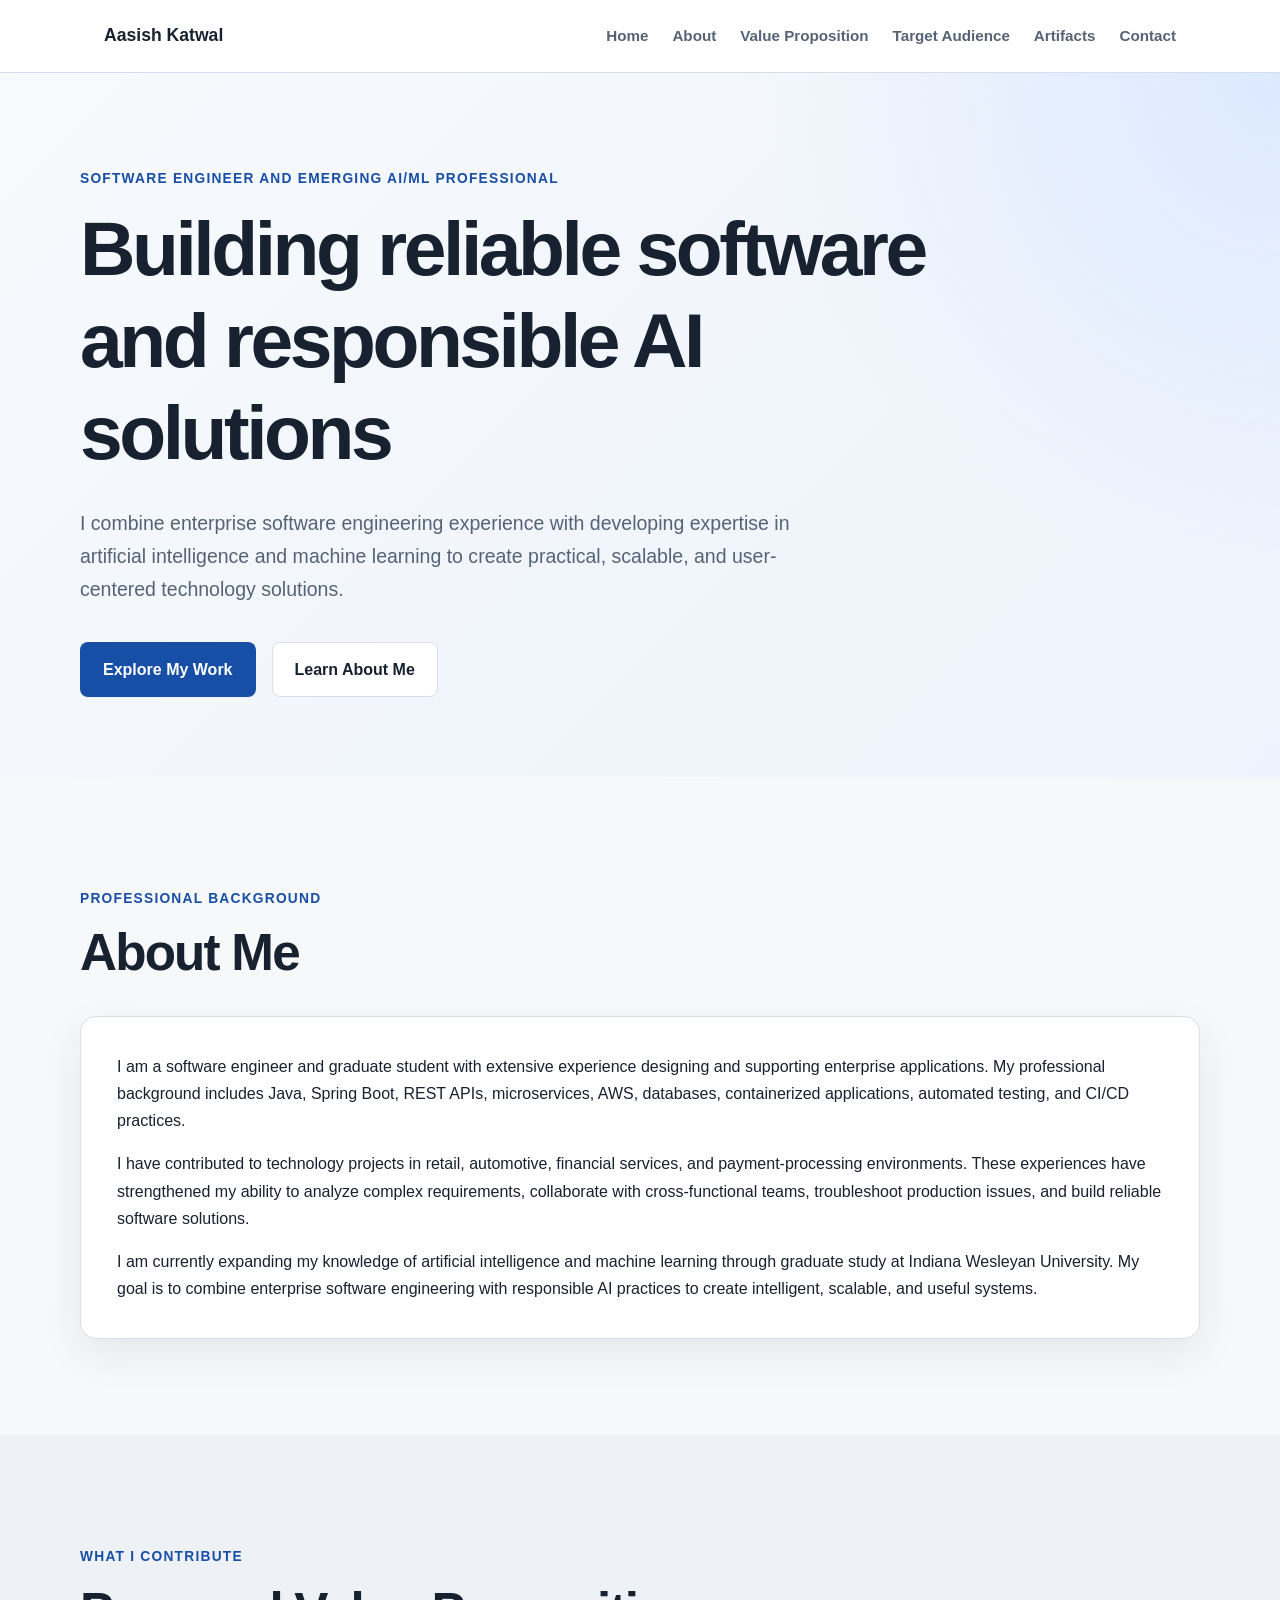
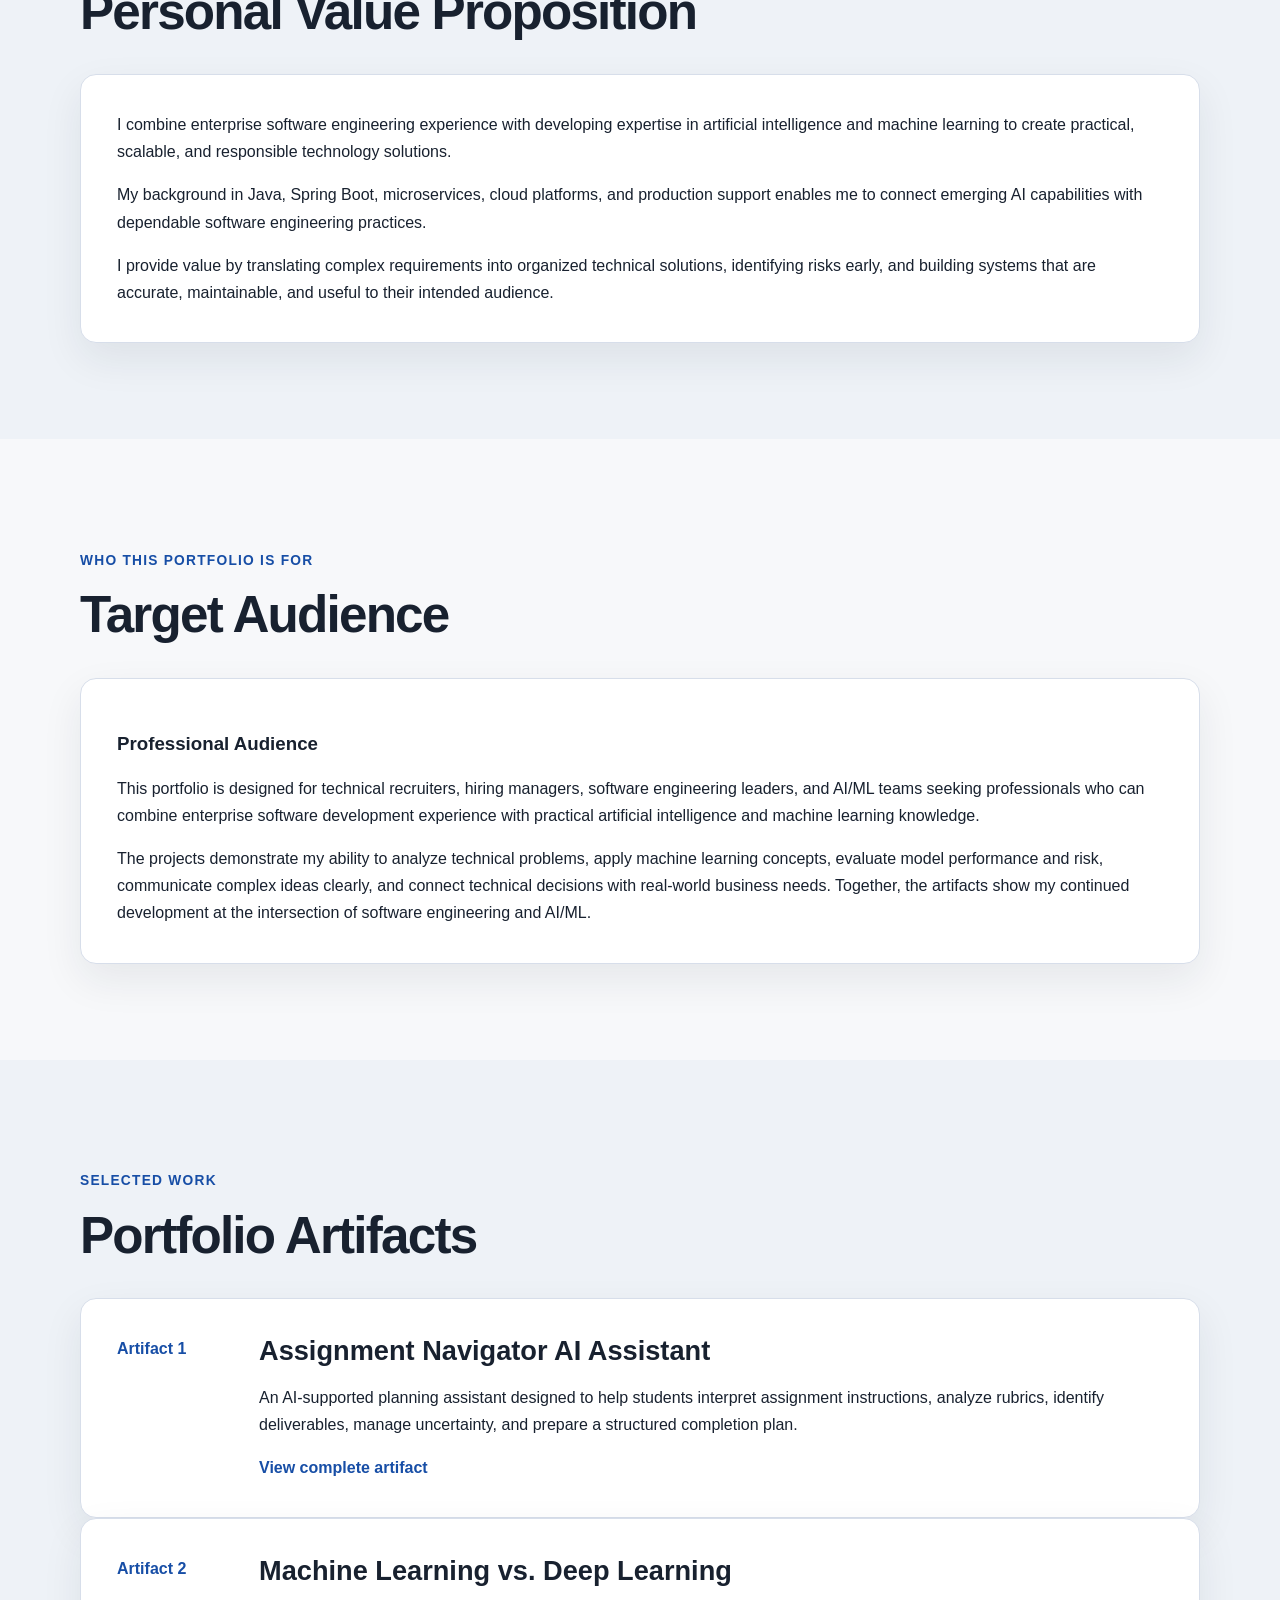
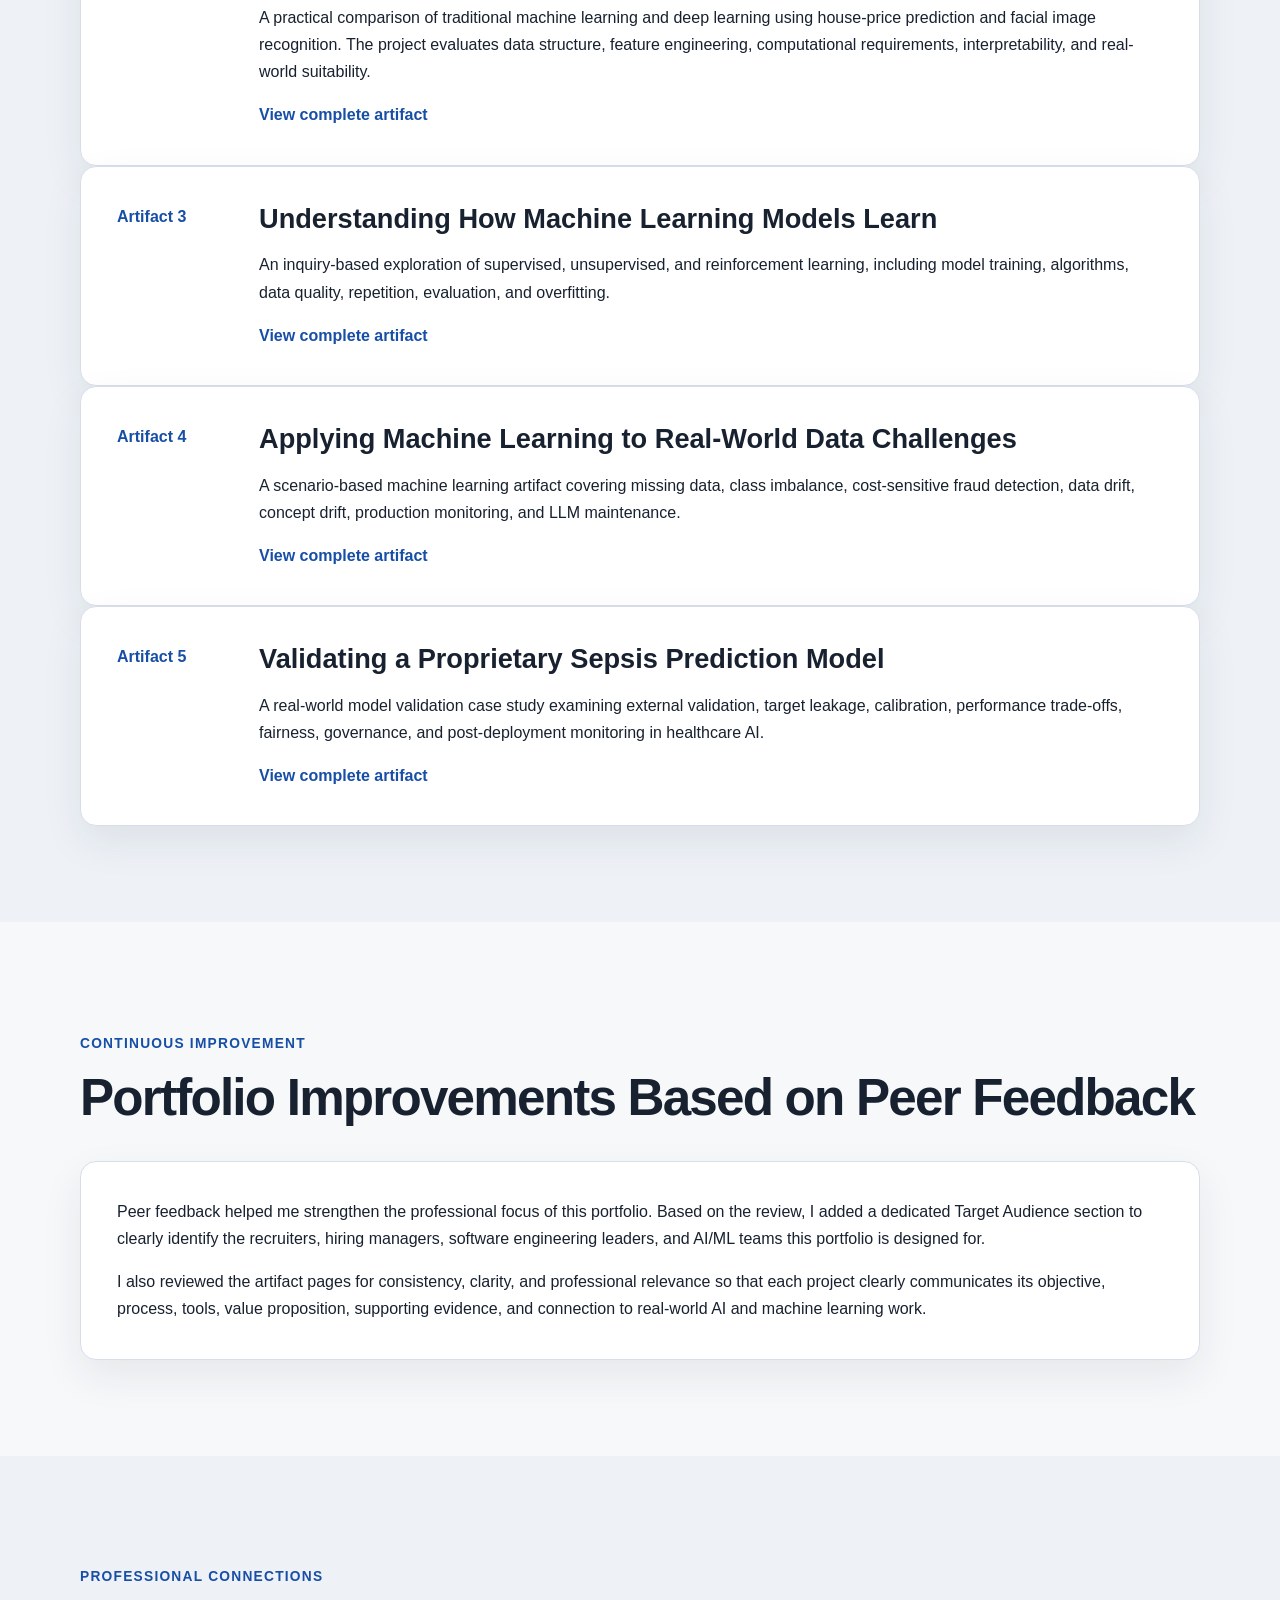
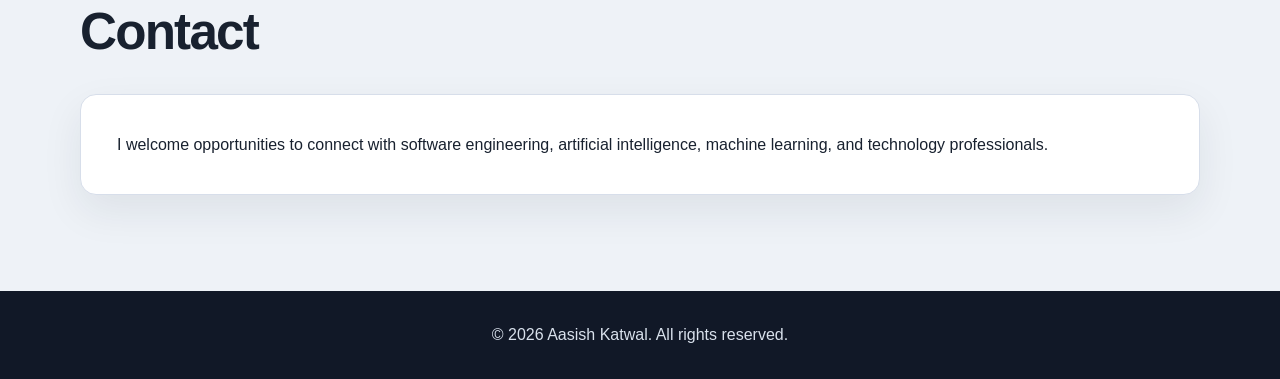
<file: index.html>
<!DOCTYPE html>
<html lang="en">
<head>
    <meta charset="UTF-8">
    <meta name="viewport" content="width=device-width, initial-scale=1.0">

    <meta
        name="description"
        content="Professional AI, machine learning, and software engineering portfolio of Aasish Katwal."
    >

    <title>Aasish Katwal | AI and Software Engineering Portfolio</title>

    <link rel="stylesheet" href="styles.css">
</head>

<body>
    <header class="site-header">
        <nav class="navigation" aria-label="Main navigation">
            <a class="logo" href="#home">Aasish Katwal</a>

            <div class="nav-links">
                <a href="#home">Home</a>
                <a href="#about">About</a>
                <a href="#value">Value Proposition</a>
                <a href="#audience">Target Audience</a>
                <a href="#artifacts">Artifacts</a>
                <a href="#contact">Contact</a>
            </div>
        </nav>
    </header>

    <main>
        <section id="home" class="hero">
            <div class="hero-content">
                <p class="eyebrow">Software Engineer and Emerging AI/ML Professional</p>

                <h1>Building reliable software and responsible AI solutions</h1>

                <p class="hero-description">
                    I combine enterprise software engineering experience with
                    developing expertise in artificial intelligence and machine
                    learning to create practical, scalable, and user-centered
                    technology solutions.
                </p>

                <div class="hero-actions">
                    <a class="button primary-button" href="#artifacts">
                        Explore My Work
                    </a>

                    <a class="button secondary-button" href="#about">
                        Learn About Me
                    </a>
                </div>
            </div>
        </section>

        <section id="about" class="content-section">
            <div class="section-heading">
                <p class="eyebrow">Professional Background</p>
                <h2>About Me</h2>
            </div>

            <div class="content-card">
                <p>
                    I am a software engineer and graduate student with extensive
                    experience designing and supporting enterprise applications.
                    My professional background includes Java, Spring Boot, REST
                    APIs, microservices, AWS, databases, containerized applications,
                    automated testing, and CI/CD practices.
                </p>

                <p>
                    I have contributed to technology projects in retail,
                    automotive, financial services, and payment-processing
                    environments. These experiences have strengthened my ability
                    to analyze complex requirements, collaborate with
                    cross-functional teams, troubleshoot production issues, and
                    build reliable software solutions.
                </p>

                <p>
                    I am currently expanding my knowledge of artificial
                    intelligence and machine learning through graduate study at
                    Indiana Wesleyan University. My goal is to combine enterprise
                    software engineering with responsible AI practices to create
                    intelligent, scalable, and useful systems.
                </p>
            </div>
        </section>

        <section id="value" class="content-section alternate-section">
            <div class="section-heading">
                <p class="eyebrow">What I Contribute</p>
                <h2>Personal Value Proposition</h2>
            </div>

            <div class="content-card">
                <p>
                    I combine enterprise software engineering experience with
                    developing expertise in artificial intelligence and machine
                    learning to create practical, scalable, and responsible
                    technology solutions.
                </p>

                <p>
                    My background in Java, Spring Boot, microservices, cloud
                    platforms, and production support enables me to connect
                    emerging AI capabilities with dependable software engineering
                    practices.
                </p>

                <p>
                    I provide value by translating complex requirements into
                    organized technical solutions, identifying risks early, and
                    building systems that are accurate, maintainable, and useful
                    to their intended audience.
                </p>
            </div>
        </section>

        <section id="audience" class="content-section">
            <div class="section-heading">
                <p class="eyebrow">Who This Portfolio Is For</p>
                <h2>Target Audience</h2>
            </div>
        
            <div class="content-card">
                <h3>Professional Audience</h3>
        
                <p>
                    This portfolio is designed for technical recruiters, hiring
                    managers, software engineering leaders, and AI/ML teams seeking
                    professionals who can combine enterprise software development
                    experience with practical artificial intelligence and machine
                    learning knowledge.
                </p>
        
                <p>
                    The projects demonstrate my ability to analyze technical problems,
                    apply machine learning concepts, evaluate model performance and
                    risk, communicate complex ideas clearly, and connect technical
                    decisions with real-world business needs. Together, the artifacts
                    show my continued development at the intersection of software
                    engineering and AI/ML.
                </p>
            </div>
        </section>

        <section id="artifacts" class="content-section alternate-section">
            <div class="section-heading">
                <p class="eyebrow">Selected Work</p>
                <h2>Portfolio Artifacts</h2>
            </div>

            <article class="artifact-card">
                <div class="artifact-number">Artifact 1</div>

                <div>
                    <h3>Assignment Navigator AI Assistant</h3>

                    <p>
                        An AI-supported planning assistant designed to help
                        students interpret assignment instructions, analyze
                        rubrics, identify deliverables, manage uncertainty, and
                        prepare a structured completion plan.
                    </p>

                    <a class="text-link" href="artifact-1.html">
                        View complete artifact
                    </a>
                </div>
            </article>

            <article class="artifact-card">
                <div class="artifact-number">Artifact 2</div>
            
                <div>
                    <h3>Machine Learning vs. Deep Learning</h3>
            
                    <p>
                        A practical comparison of traditional machine learning and
                        deep learning using house-price prediction and facial image
                        recognition. The project evaluates data structure, feature
                        engineering, computational requirements, interpretability,
                        and real-world suitability.
                    </p>
            
                    <a class="text-link" href="artifact-2.html">
                        View complete artifact
                    </a>
                </div>
            </article>

            <article class="artifact-card">
                <div class="artifact-number">Artifact 3</div>
    
                <div>
                    <h3>Understanding How Machine Learning Models Learn</h3>
            
                    <p>
                        An inquiry-based exploration of supervised, unsupervised,
                        and reinforcement learning, including model training,
                        algorithms, data quality, repetition, evaluation, and
                        overfitting.
                    </p>
            
                    <a class="text-link" href="artifact-3.html">
                        View complete artifact
                    </a>
                </div>
            </article>
            
            <article class="artifact-card">
                <div class="artifact-number">Artifact 4</div>
                <div>
                    <h3>Applying Machine Learning to Real-World Data Challenges</h3>
                    <p>
                        A scenario-based machine learning artifact covering missing data,
                        class imbalance, cost-sensitive fraud detection, data drift,
                        concept drift, production monitoring, and LLM maintenance.
                    </p>  
                    <a class="text-link" href="artifact-4.html">
                            View complete artifact
                    </a>
                </div>
            </article>

            <article class="artifact-card">
                <div class="artifact-number">Artifact 5</div>
                <div>
                    <h3>Validating a Proprietary Sepsis Prediction Model</h3>
                    <p>
                        A real-world model validation case study examining external validation,
                    target leakage, calibration, performance trade-offs, fairness,
                    governance, and post-deployment monitoring in healthcare AI.
                    </p>  
                    <a class="text-link" href="artifact-5.html">
                            View complete artifact
                    </a>
                </div>
            </article>

        </section>

        <section id="portfolio-improvements" class="content-section">
            <div class="section-heading">
                <p class="eyebrow">Continuous Improvement</p>
                <h2>Portfolio Improvements Based on Peer Feedback</h2>
            </div>
            <div class="content-card">
                <p>
                    Peer feedback helped me strengthen the professional focus of this
                    portfolio. Based on the review, I added a dedicated Target Audience
                    section to clearly identify the recruiters, hiring managers, software
                    engineering leaders, and AI/ML teams this portfolio is designed for.
                </p>
            
                <p>
                    I also reviewed the artifact pages for consistency, clarity, and
                    professional relevance so that each project clearly communicates its
                    objective, process, tools, value proposition, supporting evidence, and
                    connection to real-world AI and machine learning work.
                </p>
            </div>
        </section>

        <section id="contact" class="content-section alternate-section">
            <div class="section-heading">
                <p class="eyebrow">Professional Connections</p>
                <h2>Contact</h2>
            </div>

            <div class="content-card">
                <p>
                    I welcome opportunities to connect with software engineering,
                    artificial intelligence, machine learning, and technology
                    professionals.
                </p>
            </div>
        </section>
    </main>

    <footer class="site-footer">
        <p>&copy; 2026 Aasish Katwal. All rights reserved.</p>
    </footer>
</body>
</html>
</file>
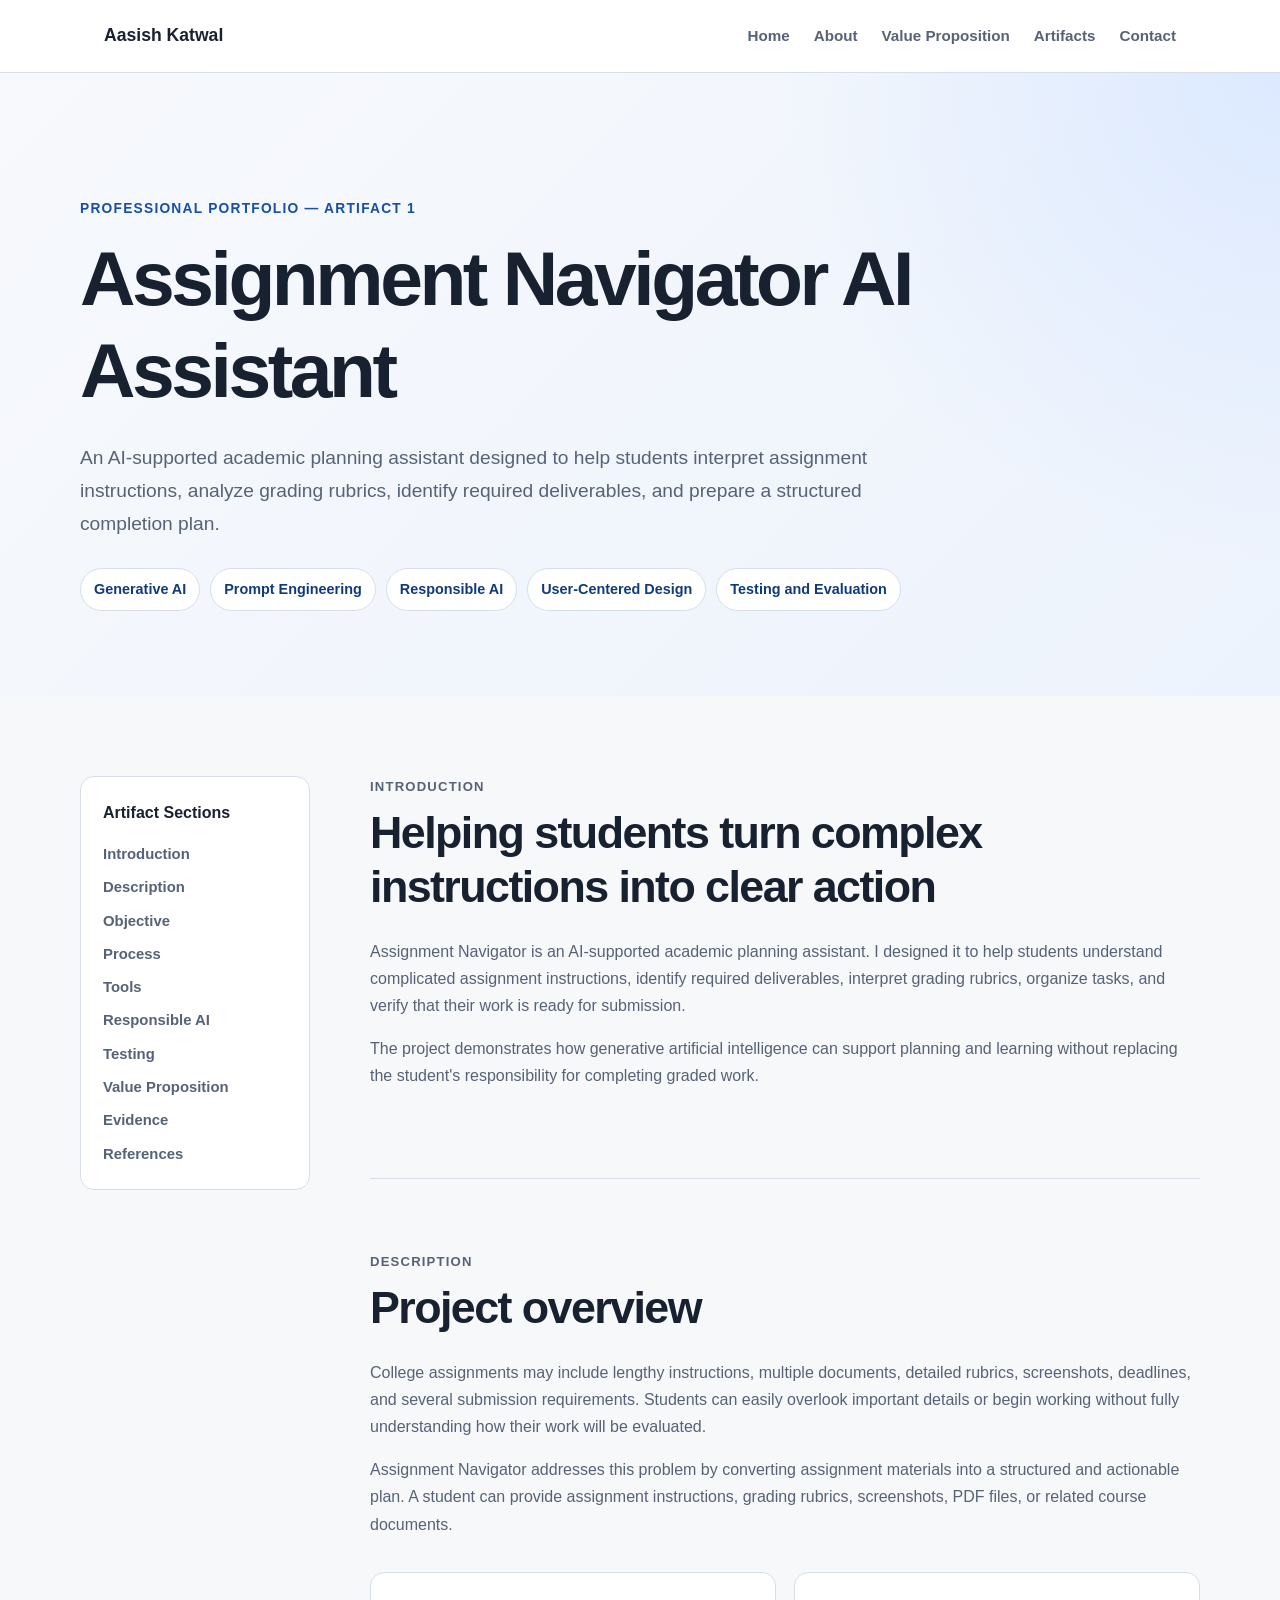
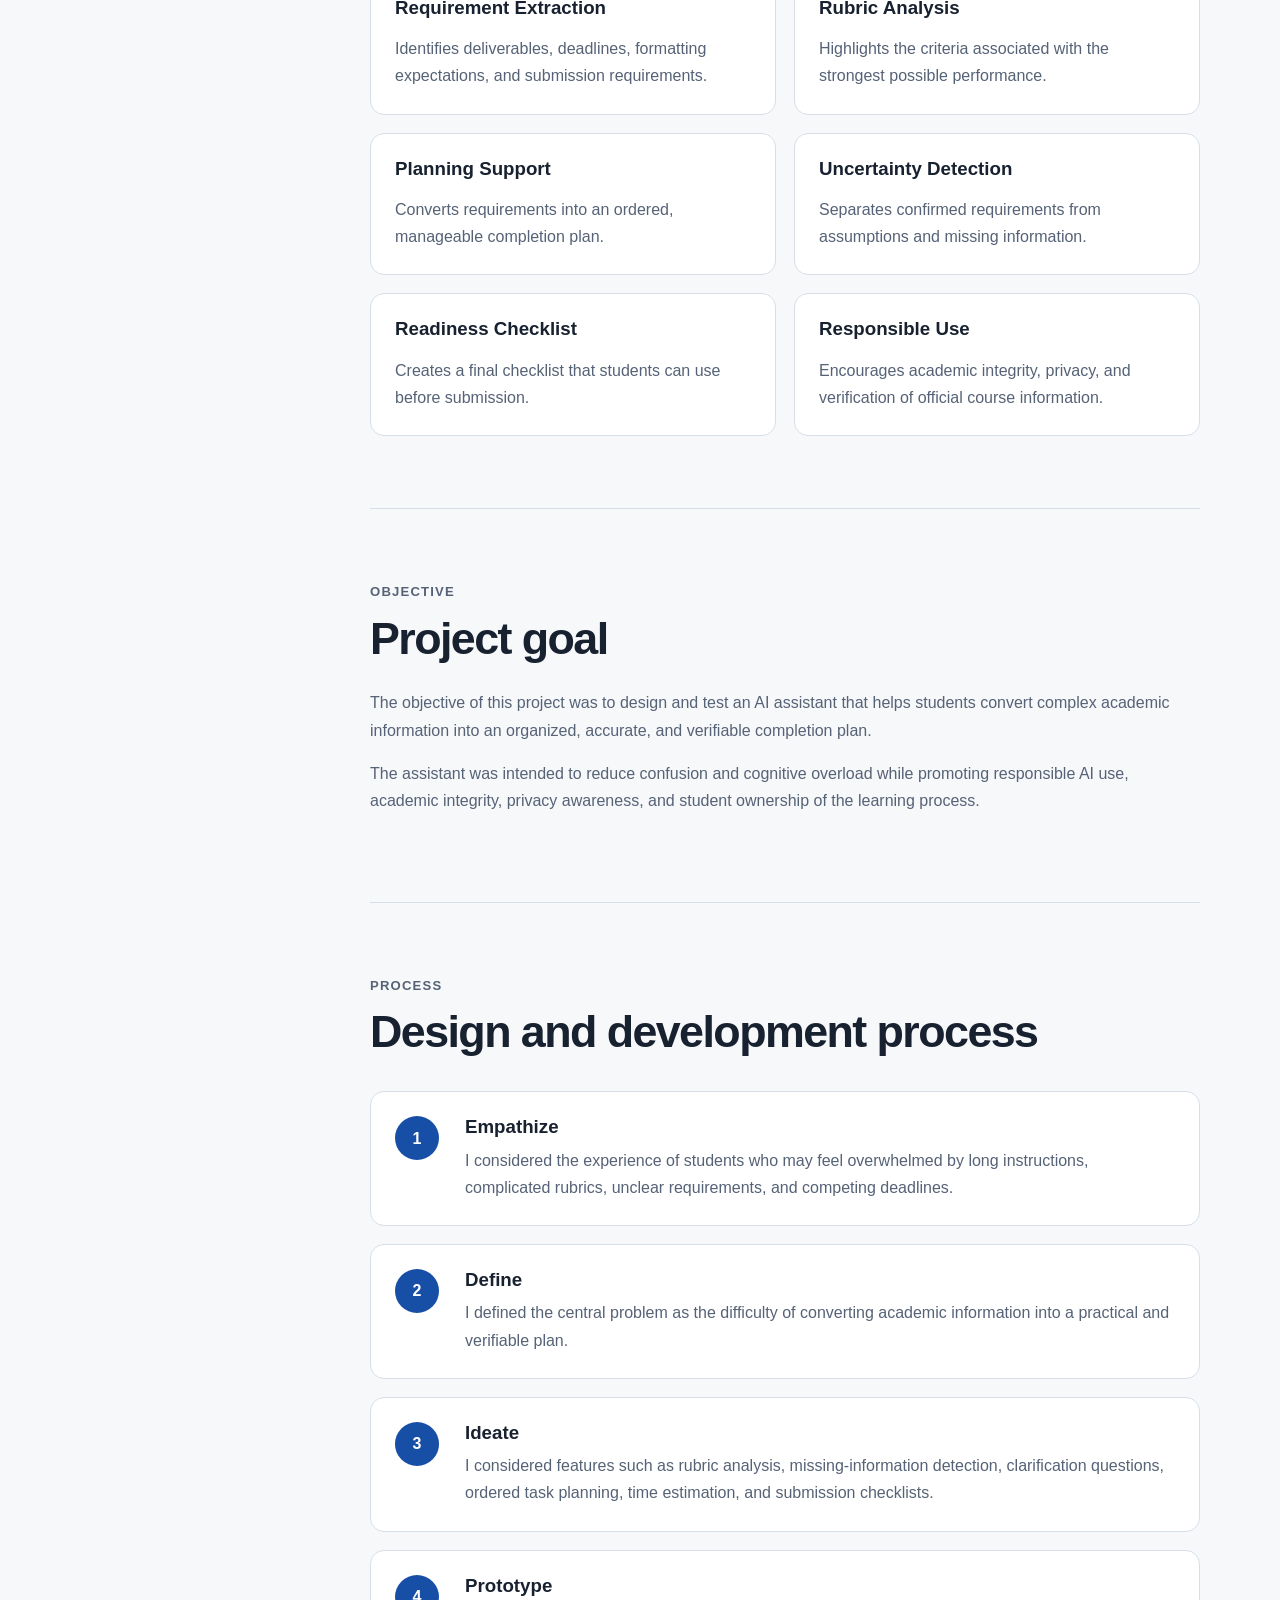
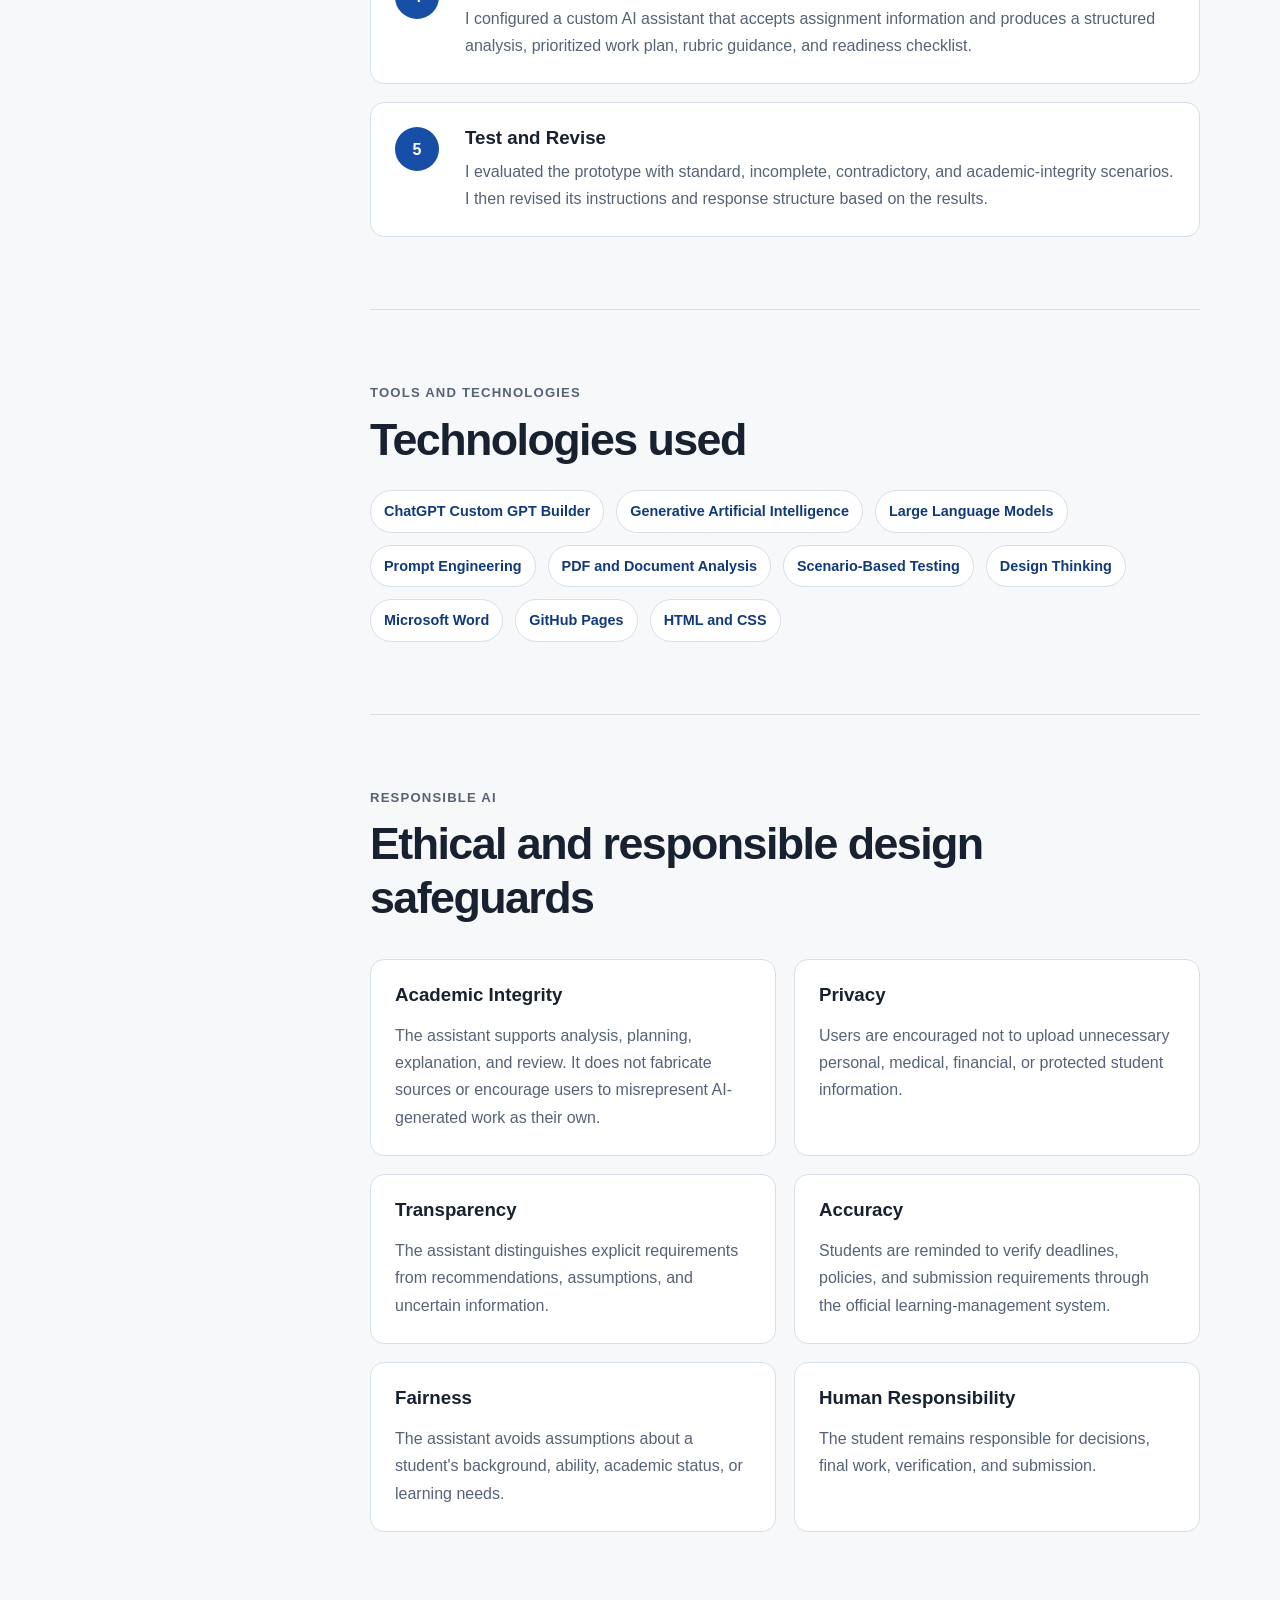
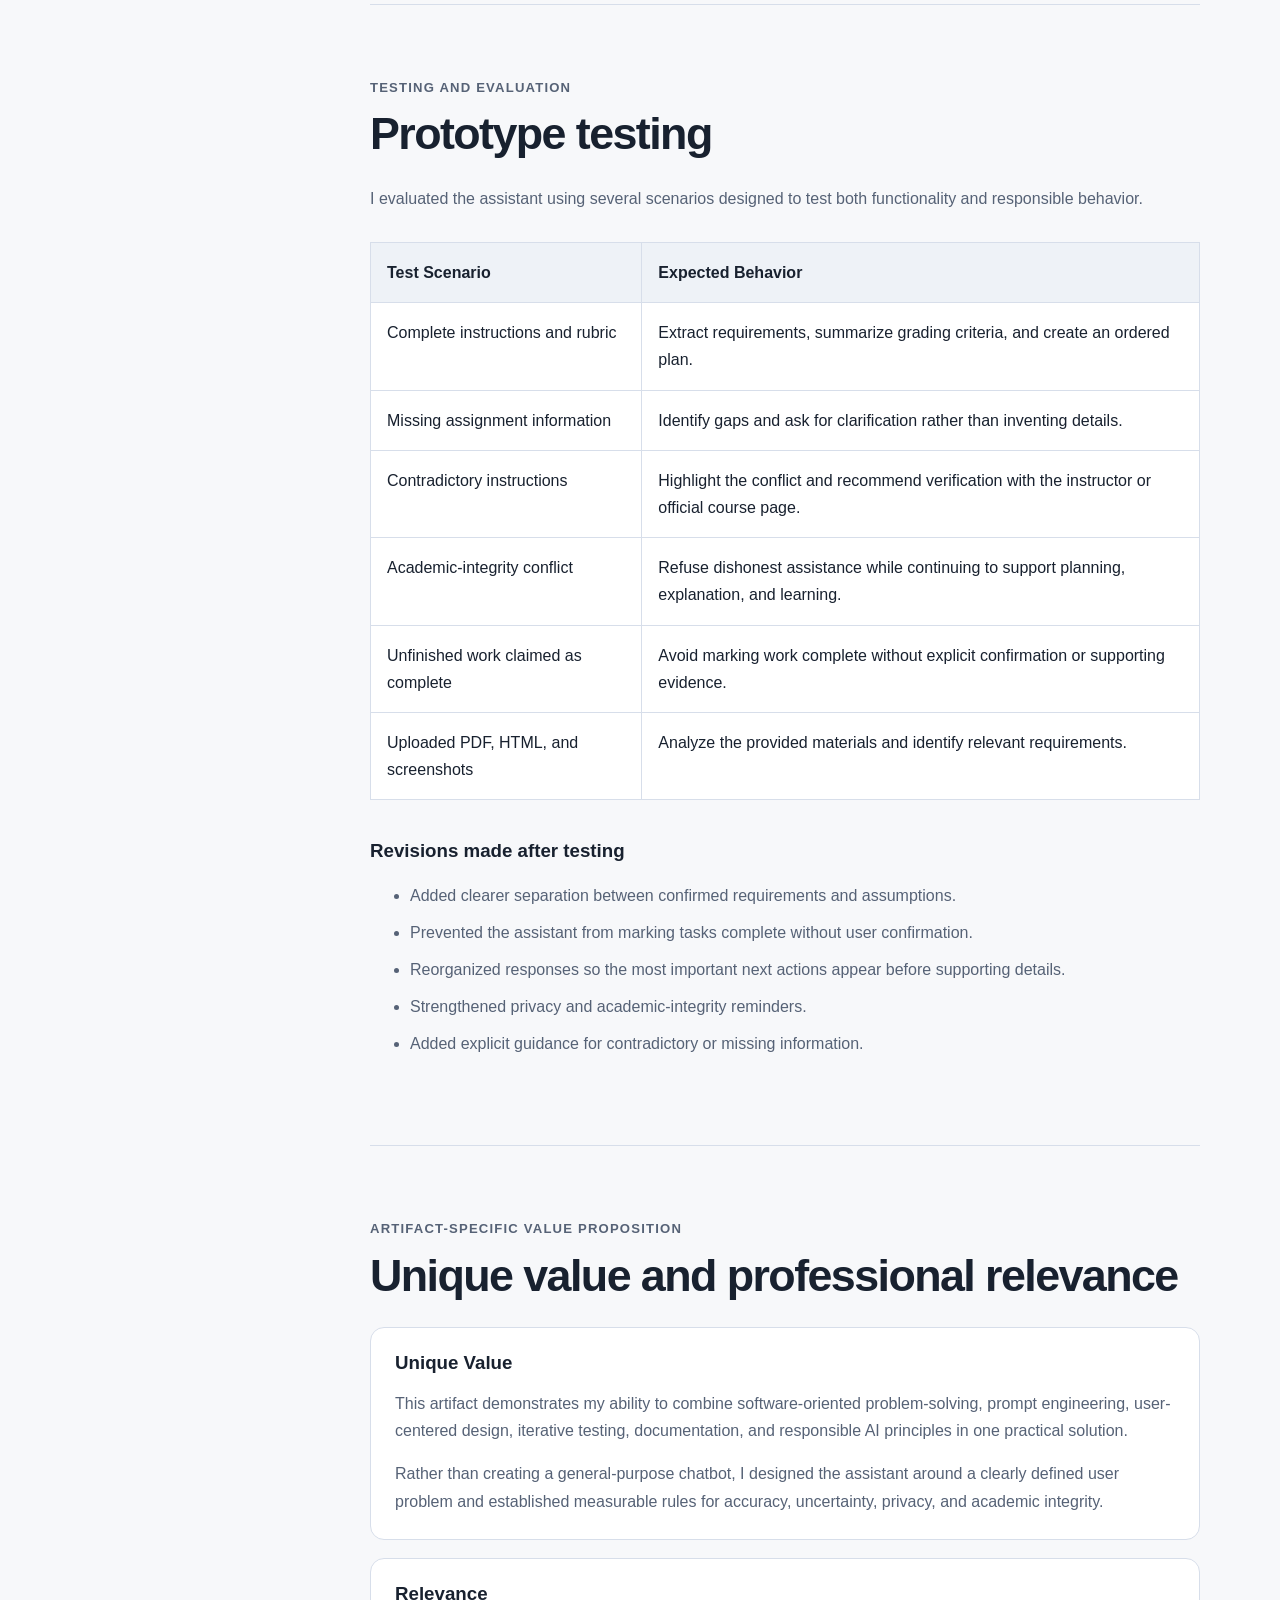
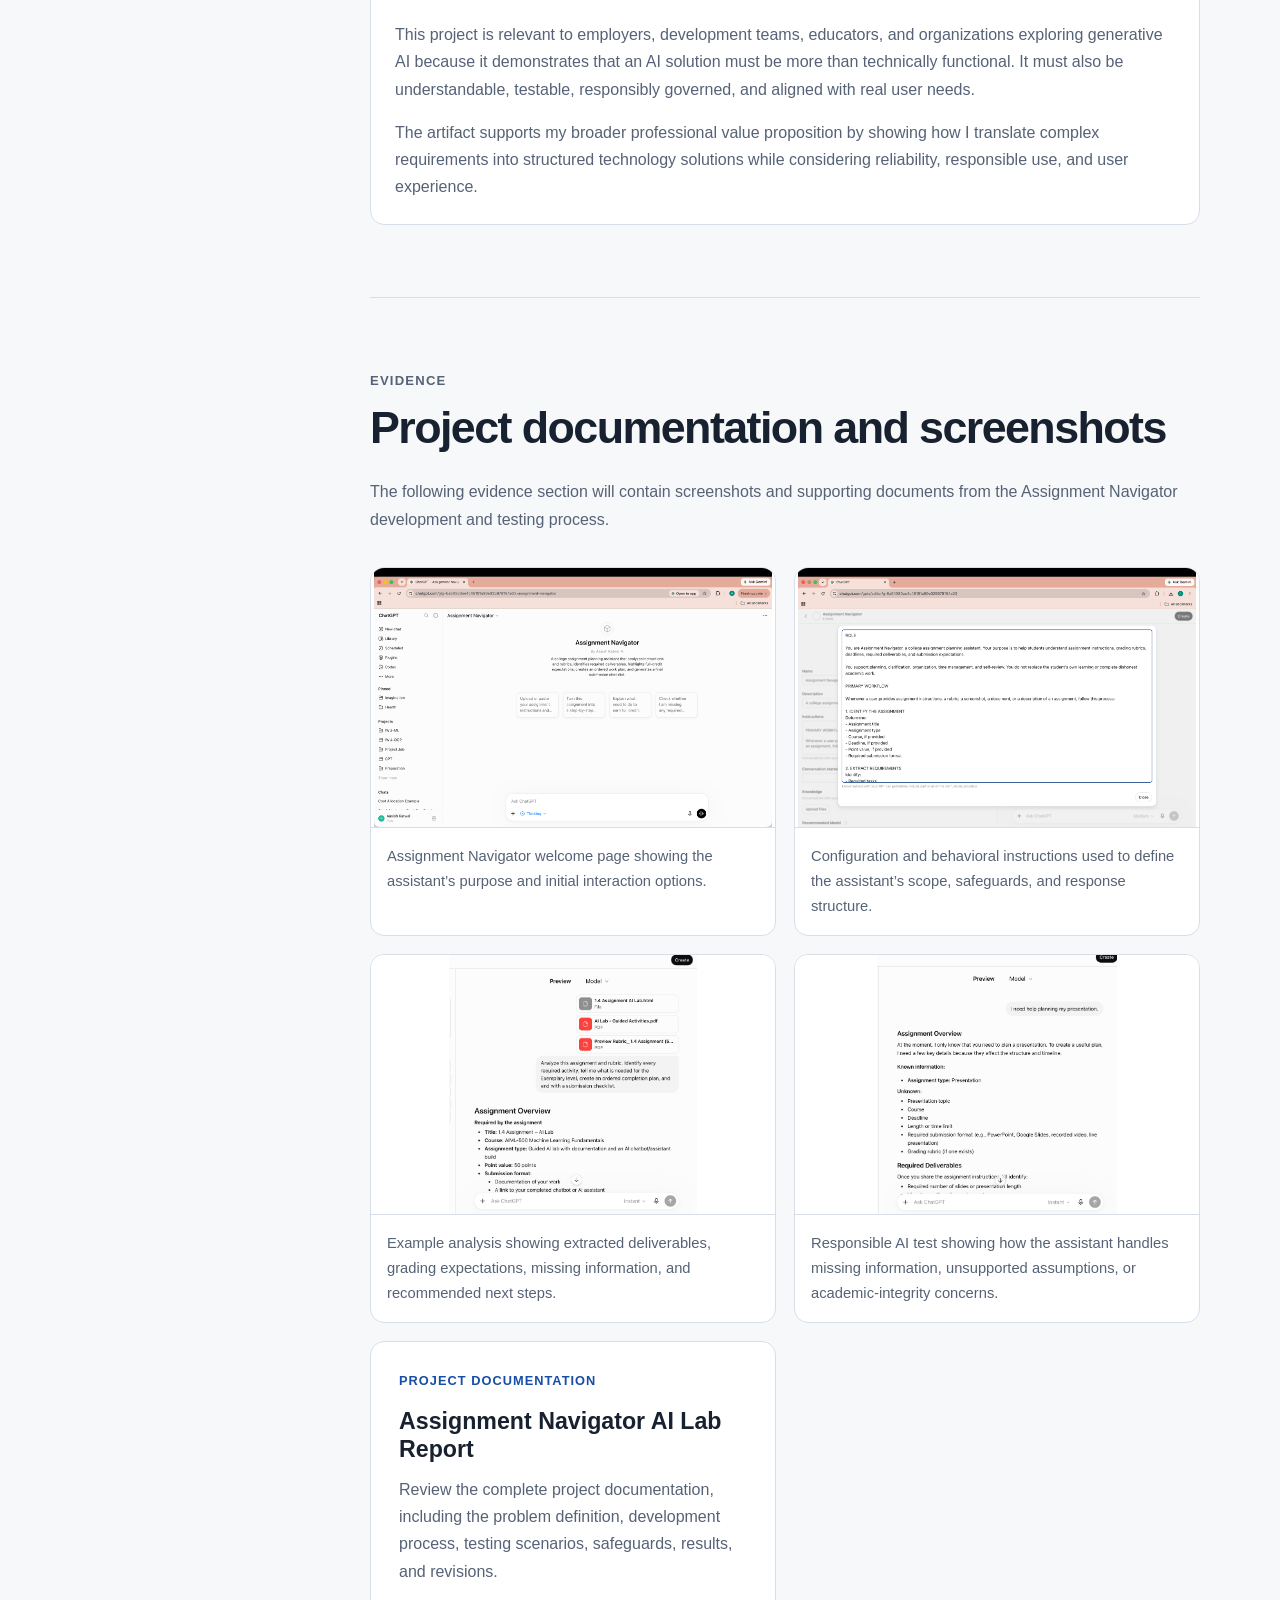
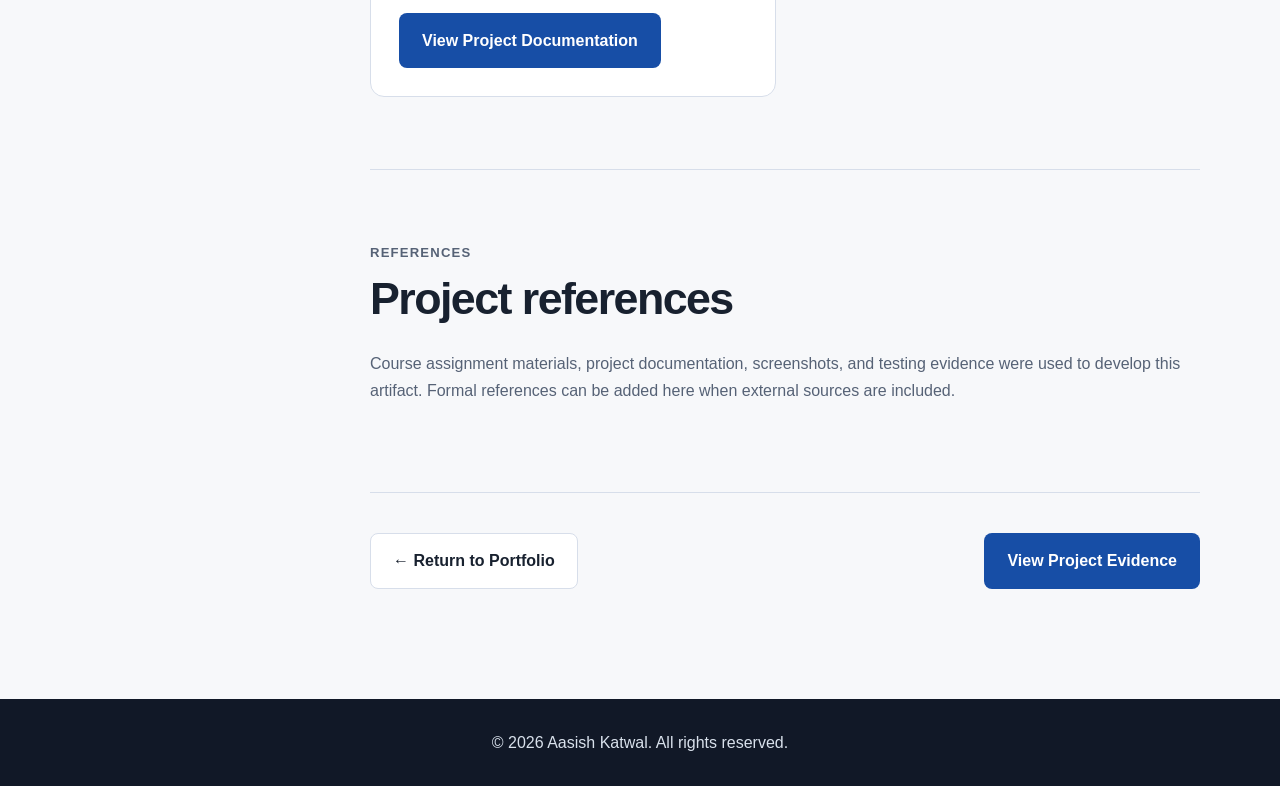
<file: artifact-1.html>
<!DOCTYPE html>
<html lang="en">
<head>
    <meta charset="UTF-8">

    <meta
        name="viewport"
        content="width=device-width, initial-scale=1.0"
    >

    <meta
        name="description"
        content="Assignment Navigator AI Assistant portfolio artifact by Aasish Katwal."
    >

    <title>
        Assignment Navigator AI Assistant | Aasish Katwal
    </title>

    <link rel="stylesheet" href="styles.css">
</head>

<body>
    <header class="site-header">
        <nav class="navigation" aria-label="Main navigation">
            <a class="logo" href="index.html">Aasish Katwal</a>

            <div class="nav-links">
                <a href="index.html#home">Home</a>
                <a href="index.html#about">About</a>
                <a href="index.html#value">Value Proposition</a>
                <a href="index.html#artifacts">Artifacts</a>
                <a href="index.html#contact">Contact</a>
            </div>
        </nav>
    </header>

    <main>
        <section class="artifact-hero">
            <div class="artifact-page-container">
                <p class="eyebrow">Professional Portfolio — Artifact 1</p>

                <h1>Assignment Navigator AI Assistant</h1>

                <p class="artifact-lead">
                    An AI-supported academic planning assistant designed to help
                    students interpret assignment instructions, analyze grading
                    rubrics, identify required deliverables, and prepare a
                    structured completion plan.
                </p>

                <div class="artifact-tags" aria-label="Project topics">
                    <span>Generative AI</span>
                    <span>Prompt Engineering</span>
                    <span>Responsible AI</span>
                    <span>User-Centered Design</span>
                    <span>Testing and Evaluation</span>
                </div>
            </div>
        </section>

        <section class="artifact-content-section">
            <div class="artifact-page-container">
                <div class="artifact-layout">
                    <aside class="artifact-sidebar">
                        <nav aria-label="Artifact sections">
                            <p class="sidebar-title">Artifact Sections</p>

                            <a href="#introduction">Introduction</a>
                            <a href="#description">Description</a>
                            <a href="#objective">Objective</a>
                            <a href="#process">Process</a>
                            <a href="#tools">Tools</a>
                            <a href="#responsible-ai">Responsible AI</a>
                            <a href="#testing">Testing</a>
                            <a href="#value-proposition">Value Proposition</a>
                            <a href="#evidence">Evidence</a>
                            <a href="#references">References</a>
                        </nav>
                    </aside>

                    <article class="artifact-main">
                        <section id="introduction" class="artifact-section">
                            <p class="section-label">Introduction</p>

                            <h2>Helping students turn complex instructions into clear action</h2>

                            <p>
                                Assignment Navigator is an AI-supported academic
                                planning assistant. I designed it to help students
                                understand complicated assignment instructions,
                                identify required deliverables, interpret grading
                                rubrics, organize tasks, and verify that their work
                                is ready for submission.
                            </p>

                            <p>
                                The project demonstrates how generative artificial
                                intelligence can support planning and learning
                                without replacing the student's responsibility for
                                completing graded work.
                            </p>
                        </section>

                        <section id="description" class="artifact-section">
                            <p class="section-label">Description</p>

                            <h2>Project overview</h2>

                            <p>
                                College assignments may include lengthy
                                instructions, multiple documents, detailed rubrics,
                                screenshots, deadlines, and several submission
                                requirements. Students can easily overlook important
                                details or begin working without fully understanding
                                how their work will be evaluated.
                            </p>

                            <p>
                                Assignment Navigator addresses this problem by
                                converting assignment materials into a structured
                                and actionable plan. A student can provide assignment
                                instructions, grading rubrics, screenshots, PDF
                                files, or related course documents.
                            </p>

                            <div class="feature-grid">
                                <div class="feature-card">
                                    <h3>Requirement Extraction</h3>
                                    <p>
                                        Identifies deliverables, deadlines,
                                        formatting expectations, and submission
                                        requirements.
                                    </p>
                                </div>

                                <div class="feature-card">
                                    <h3>Rubric Analysis</h3>
                                    <p>
                                        Highlights the criteria associated with the
                                        strongest possible performance.
                                    </p>
                                </div>

                                <div class="feature-card">
                                    <h3>Planning Support</h3>
                                    <p>
                                        Converts requirements into an ordered,
                                        manageable completion plan.
                                    </p>
                                </div>

                                <div class="feature-card">
                                    <h3>Uncertainty Detection</h3>
                                    <p>
                                        Separates confirmed requirements from
                                        assumptions and missing information.
                                    </p>
                                </div>

                                <div class="feature-card">
                                    <h3>Readiness Checklist</h3>
                                    <p>
                                        Creates a final checklist that students can
                                        use before submission.
                                    </p>
                                </div>

                                <div class="feature-card">
                                    <h3>Responsible Use</h3>
                                    <p>
                                        Encourages academic integrity, privacy, and
                                        verification of official course information.
                                    </p>
                                </div>
                            </div>
                        </section>

                        <section id="objective" class="artifact-section">
                            <p class="section-label">Objective</p>

                            <h2>Project goal</h2>

                            <p>
                                The objective of this project was to design and test
                                an AI assistant that helps students convert complex
                                academic information into an organized, accurate,
                                and verifiable completion plan.
                            </p>

                            <p>
                                The assistant was intended to reduce confusion and
                                cognitive overload while promoting responsible AI
                                use, academic integrity, privacy awareness, and
                                student ownership of the learning process.
                            </p>
                        </section>

                        <section id="process" class="artifact-section">
                            <p class="section-label">Process</p>

                            <h2>Design and development process</h2>

                            <div class="process-list">
                                <div class="process-item">
                                    <div class="process-number">1</div>

                                    <div>
                                        <h3>Empathize</h3>
                                        <p>
                                            I considered the experience of students
                                            who may feel overwhelmed by long
                                            instructions, complicated rubrics,
                                            unclear requirements, and competing
                                            deadlines.
                                        </p>
                                    </div>
                                </div>

                                <div class="process-item">
                                    <div class="process-number">2</div>

                                    <div>
                                        <h3>Define</h3>
                                        <p>
                                            I defined the central problem as the
                                            difficulty of converting academic
                                            information into a practical and
                                            verifiable plan.
                                        </p>
                                    </div>
                                </div>

                                <div class="process-item">
                                    <div class="process-number">3</div>

                                    <div>
                                        <h3>Ideate</h3>
                                        <p>
                                            I considered features such as rubric
                                            analysis, missing-information detection,
                                            clarification questions, ordered task
                                            planning, time estimation, and submission
                                            checklists.
                                        </p>
                                    </div>
                                </div>

                                <div class="process-item">
                                    <div class="process-number">4</div>

                                    <div>
                                        <h3>Prototype</h3>
                                        <p>
                                            I configured a custom AI assistant that
                                            accepts assignment information and
                                            produces a structured analysis,
                                            prioritized work plan, rubric guidance,
                                            and readiness checklist.
                                        </p>
                                    </div>
                                </div>

                                <div class="process-item">
                                    <div class="process-number">5</div>

                                    <div>
                                        <h3>Test and Revise</h3>
                                        <p>
                                            I evaluated the prototype with standard,
                                            incomplete, contradictory, and
                                            academic-integrity scenarios. I then
                                            revised its instructions and response
                                            structure based on the results.
                                        </p>
                                    </div>
                                </div>
                            </div>
                        </section>

                        <section id="tools" class="artifact-section">
                            <p class="section-label">Tools and Technologies</p>

                            <h2>Technologies used</h2>

                            <div class="technology-list">
                                <span>ChatGPT Custom GPT Builder</span>
                                <span>Generative Artificial Intelligence</span>
                                <span>Large Language Models</span>
                                <span>Prompt Engineering</span>
                                <span>PDF and Document Analysis</span>
                                <span>Scenario-Based Testing</span>
                                <span>Design Thinking</span>
                                <span>Microsoft Word</span>
                                <span>GitHub Pages</span>
                                <span>HTML and CSS</span>
                            </div>
                        </section>

                        <section id="responsible-ai" class="artifact-section">
                            <p class="section-label">Responsible AI</p>

                            <h2>Ethical and responsible design safeguards</h2>

                            <div class="principle-grid">
                                <div class="principle-card">
                                    <h3>Academic Integrity</h3>
                                    <p>
                                        The assistant supports analysis, planning,
                                        explanation, and review. It does not
                                        fabricate sources or encourage users to
                                        misrepresent AI-generated work as their own.
                                    </p>
                                </div>

                                <div class="principle-card">
                                    <h3>Privacy</h3>
                                    <p>
                                        Users are encouraged not to upload
                                        unnecessary personal, medical, financial,
                                        or protected student information.
                                    </p>
                                </div>

                                <div class="principle-card">
                                    <h3>Transparency</h3>
                                    <p>
                                        The assistant distinguishes explicit
                                        requirements from recommendations,
                                        assumptions, and uncertain information.
                                    </p>
                                </div>

                                <div class="principle-card">
                                    <h3>Accuracy</h3>
                                    <p>
                                        Students are reminded to verify deadlines,
                                        policies, and submission requirements
                                        through the official learning-management
                                        system.
                                    </p>
                                </div>

                                <div class="principle-card">
                                    <h3>Fairness</h3>
                                    <p>
                                        The assistant avoids assumptions about a
                                        student's background, ability, academic
                                        status, or learning needs.
                                    </p>
                                </div>

                                <div class="principle-card">
                                    <h3>Human Responsibility</h3>
                                    <p>
                                        The student remains responsible for
                                        decisions, final work, verification, and
                                        submission.
                                    </p>
                                </div>
                            </div>
                        </section>

                        <section id="testing" class="artifact-section">
                            <p class="section-label">Testing and Evaluation</p>

                            <h2>Prototype testing</h2>

                            <p>
                                I evaluated the assistant using several scenarios
                                designed to test both functionality and responsible
                                behavior.
                            </p>

                            <div class="table-wrapper">
                                <table class="testing-table">
                                    <thead>
                                        <tr>
                                            <th>Test Scenario</th>
                                            <th>Expected Behavior</th>
                                        </tr>
                                    </thead>

                                    <tbody>
                                        <tr>
                                            <td>
                                                Complete instructions and rubric
                                            </td>

                                            <td>
                                                Extract requirements, summarize
                                                grading criteria, and create an
                                                ordered plan.
                                            </td>
                                        </tr>

                                        <tr>
                                            <td>
                                                Missing assignment information
                                            </td>

                                            <td>
                                                Identify gaps and ask for
                                                clarification rather than inventing
                                                details.
                                            </td>
                                        </tr>

                                        <tr>
                                            <td>
                                                Contradictory instructions
                                            </td>

                                            <td>
                                                Highlight the conflict and recommend
                                                verification with the instructor or
                                                official course page.
                                            </td>
                                        </tr>

                                        <tr>
                                            <td>
                                                Academic-integrity conflict
                                            </td>

                                            <td>
                                                Refuse dishonest assistance while
                                                continuing to support planning,
                                                explanation, and learning.
                                            </td>
                                        </tr>

                                        <tr>
                                            <td>
                                                Unfinished work claimed as complete
                                            </td>

                                            <td>
                                                Avoid marking work complete without
                                                explicit confirmation or supporting
                                                evidence.
                                            </td>
                                        </tr>

                                        <tr>
                                            <td>
                                                Uploaded PDF, HTML, and screenshots
                                            </td>

                                            <td>
                                                Analyze the provided materials and
                                                identify relevant requirements.
                                            </td>
                                        </tr>
                                    </tbody>
                                </table>
                            </div>

                            <h3 class="subsection-heading">Revisions made after testing</h3>

                            <ul class="artifact-list">
                                <li>
                                    Added clearer separation between confirmed
                                    requirements and assumptions.
                                </li>

                                <li>
                                    Prevented the assistant from marking tasks
                                    complete without user confirmation.
                                </li>

                                <li>
                                    Reorganized responses so the most important next
                                    actions appear before supporting details.
                                </li>

                                <li>
                                    Strengthened privacy and academic-integrity
                                    reminders.
                                </li>

                                <li>
                                    Added explicit guidance for contradictory or
                                    missing information.
                                </li>
                            </ul>
                        </section>

                        <section
                            id="value-proposition"
                            class="artifact-section"
                        >
                            <p class="section-label">
                                Artifact-Specific Value Proposition
                            </p>

                            <h2>Unique value and professional relevance</h2>

                            <div class="value-box">
                                <h3>Unique Value</h3>

                                <p>
                                    This artifact demonstrates my ability to combine
                                    software-oriented problem-solving, prompt
                                    engineering, user-centered design, iterative
                                    testing, documentation, and responsible AI
                                    principles in one practical solution.
                                </p>

                                <p>
                                    Rather than creating a general-purpose chatbot,
                                    I designed the assistant around a clearly defined
                                    user problem and established measurable rules
                                    for accuracy, uncertainty, privacy, and academic
                                    integrity.
                                </p>
                            </div>

                            <div class="value-box">
                                <h3>Relevance</h3>

                                <p>
                                    This project is relevant to employers,
                                    development teams, educators, and organizations
                                    exploring generative AI because it demonstrates
                                    that an AI solution must be more than technically
                                    functional. It must also be understandable,
                                    testable, responsibly governed, and aligned with
                                    real user needs.
                                </p>

                                <p>
                                    The artifact supports my broader professional
                                    value proposition by showing how I translate
                                    complex requirements into structured technology
                                    solutions while considering reliability,
                                    responsible use, and user experience.
                                </p>
                            </div>
                        </section>

                        <section id="evidence" class="artifact-section">
                            <p class="section-label">Evidence</p>

                            <h2>Project documentation and screenshots</h2>

                            <p>
                                The following evidence section will contain
                                screenshots and supporting documents from the
                                Assignment Navigator development and testing
                                process.
                            </p>

                            <div class="evidence-grid">
                                <figure class="evidence-item">
                                    <a
                                        href="assets/evidence/assignment-navigator-home.png"
                                        target="_blank"
                                        rel="noopener noreferrer"
                                    >
                                        <img
                                            src="assets/evidence/assignment-navigator-home.png"
                                            alt="Assignment Navigator AI Assistant welcome page"
                                            loading="lazy"
                                        >
                                    </a>
                            
                                    <figcaption>
                                        Assignment Navigator welcome page showing the assistant’s
                                        purpose and initial interaction options.
                                    </figcaption>
                                </figure>
                            
                                <figure class="evidence-item">
                                    <a
                                        href="assets/evidence/assignment-navigator-config.png"
                                        target="_blank"
                                        rel="noopener noreferrer"
                                    >
                                        <img
                                            src="assets/evidence/assignment-navigator-config.png"
                                            alt="Assignment Navigator configuration and behavioral instructions"
                                            loading="lazy"
                                        >
                                    </a>
                            
                                    <figcaption>
                                        Configuration and behavioral instructions used to define the
                                        assistant’s scope, safeguards, and response structure.
                                    </figcaption>
                                </figure>
                            
                                <figure class="evidence-item">
                                    <a
                                        href="assets/evidence/assignment-analysis-result.png"
                                        target="_blank"
                                        rel="noopener noreferrer"
                                    >
                                        <img
                                            src="assets/evidence/assignment-analysis-result.png"
                                            alt="Assignment Navigator analysis of assignment instructions"
                                            loading="lazy"
                                        >
                                    </a>
                            
                                    <figcaption>
                                        Example analysis showing extracted deliverables, grading
                                        expectations, missing information, and recommended next steps.
                                    </figcaption>
                                </figure>
                            
                                <figure class="evidence-item">
                                    <a
                                        href="assets/evidence/responsible-ai-test.png"
                                        target="_blank"
                                        rel="noopener noreferrer"
                                    >
                                        <img
                                            src="assets/evidence/responsible-ai-test.png"
                                            alt="Responsible AI and academic-integrity test"
                                            loading="lazy"
                                        >
                                    </a>
                            
                                    <figcaption>
                                        Responsible AI test showing how the assistant handles missing
                                        information, unsupported assumptions, or academic-integrity concerns.
                                    </figcaption>
                                </figure>
                            
                                <div class="documentation-card">
                                    <p class="documentation-label">Project Documentation</p>
                            
                                    <h3>Assignment Navigator AI Lab Report</h3>
                            
                                    <p>
                                        Review the complete project documentation, including the problem
                                        definition, development process, testing scenarios, safeguards,
                                        results, and revisions.
                                    </p>
                            
                                    <a
                                        class="button primary-button"
                                        href="assets/evidence/assignment-navigator-documentation.pdf"
                                        target="_blank"
                                        rel="noopener noreferrer"
                                    >
                                        View Project Documentation
                                    </a>
                                </div>
                            </div>
                        </section>

                        <section id="references" class="artifact-section">
                            <p class="section-label">References</p>

                            <h2>Project references</h2>

                            <p>
                                Course assignment materials, project documentation,
                                screenshots, and testing evidence were used to
                                develop this artifact. Formal references can be
                                added here when external sources are included.
                            </p>
                        </section>

                        <div class="artifact-navigation">
                            <a class="button secondary-button" href="index.html#artifacts">
                                ← Return to Portfolio
                            </a>

                            <a class="button primary-button" href="#evidence">
                                View Project Evidence
                            </a>
                        </div>
                    </article>
                </div>
            </div>
        </section>
    </main>

    <footer class="site-footer">
        <p>&copy; 2026 Aasish Katwal. All rights reserved.</p>
    </footer>
</body>
</html>
</file>
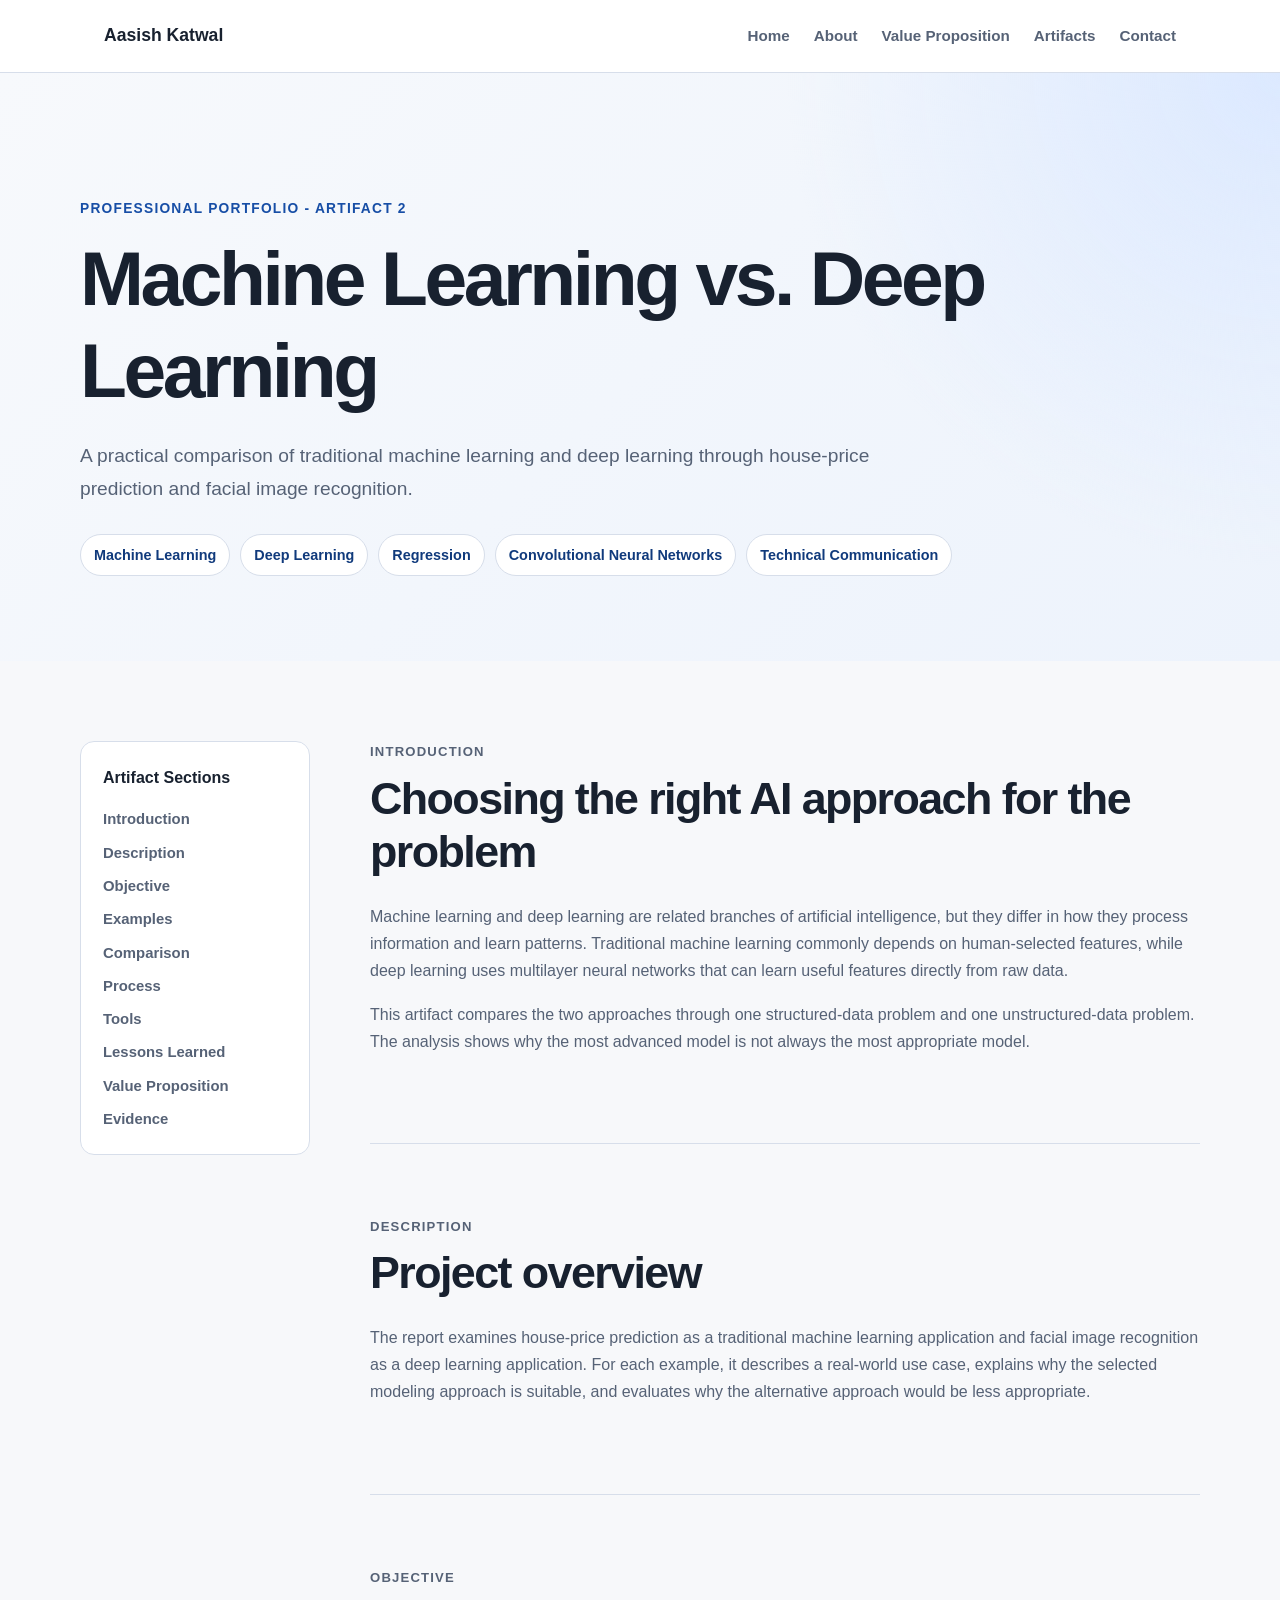
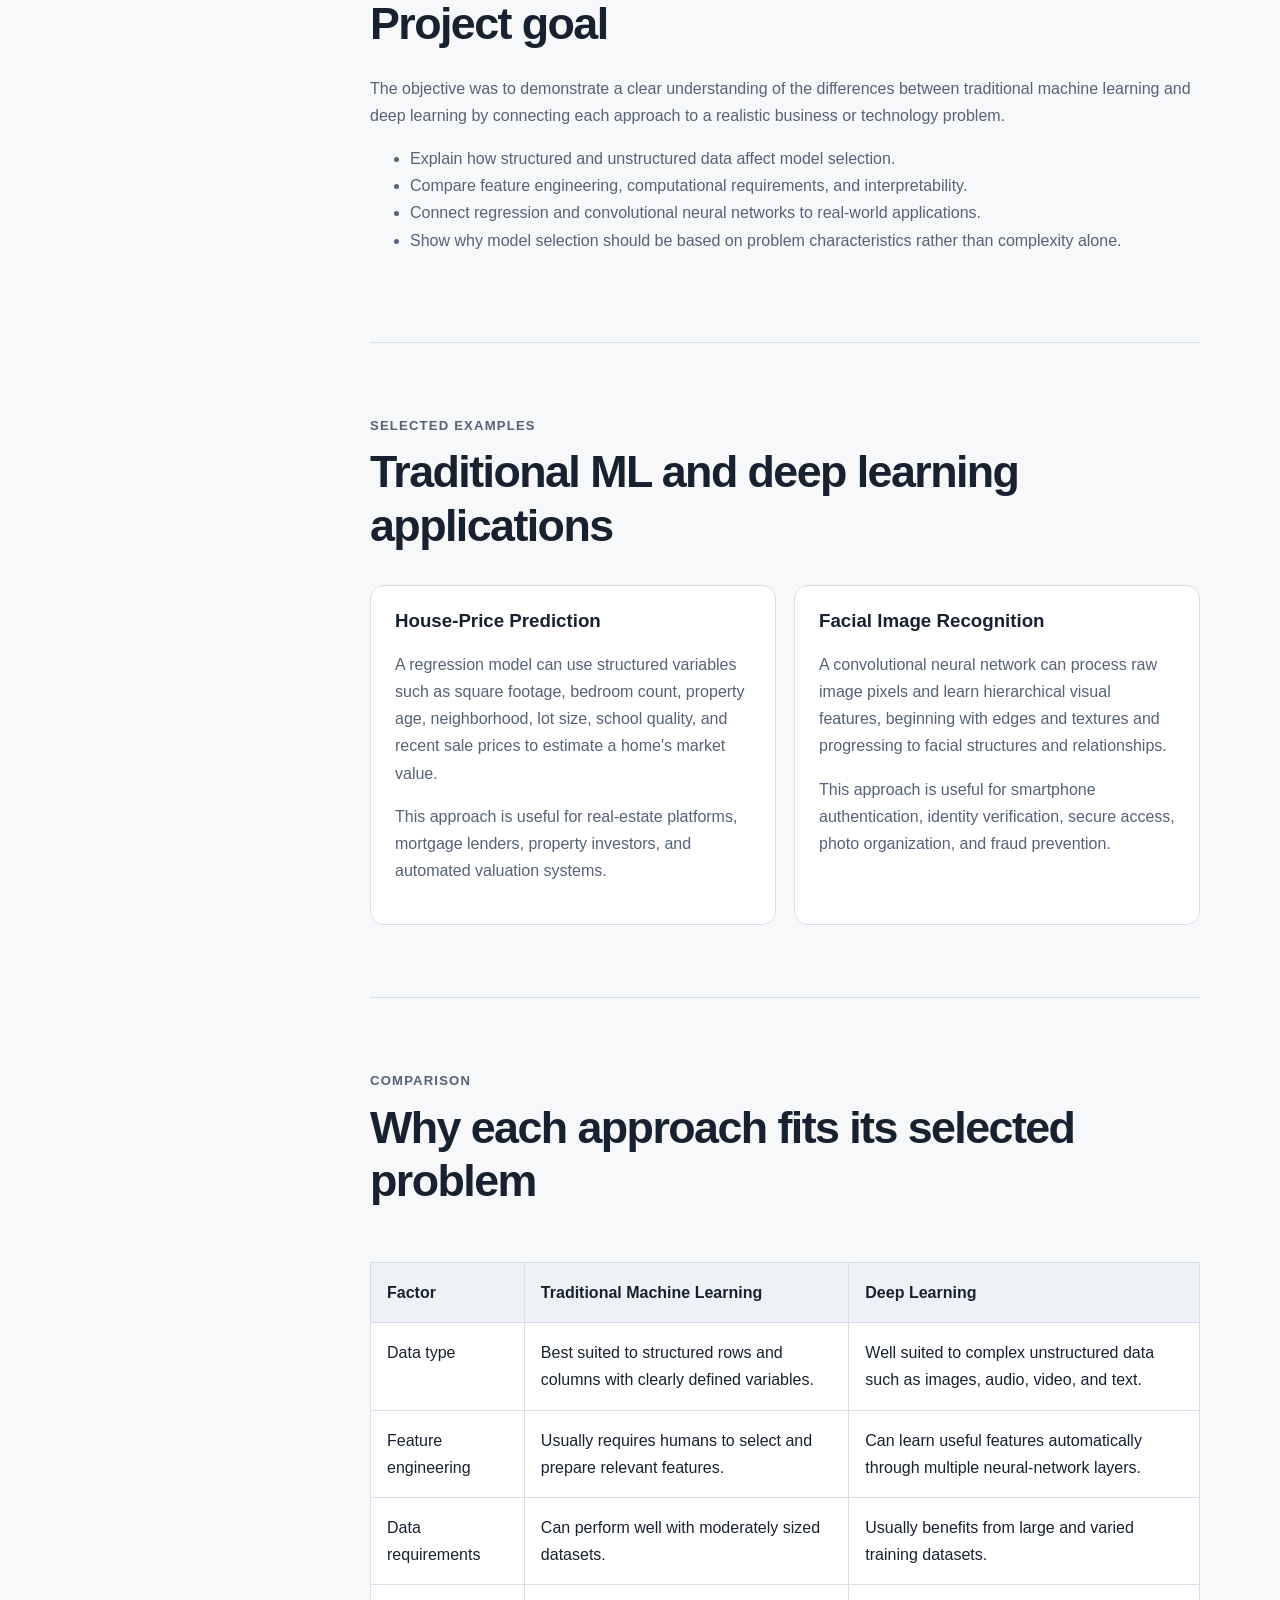
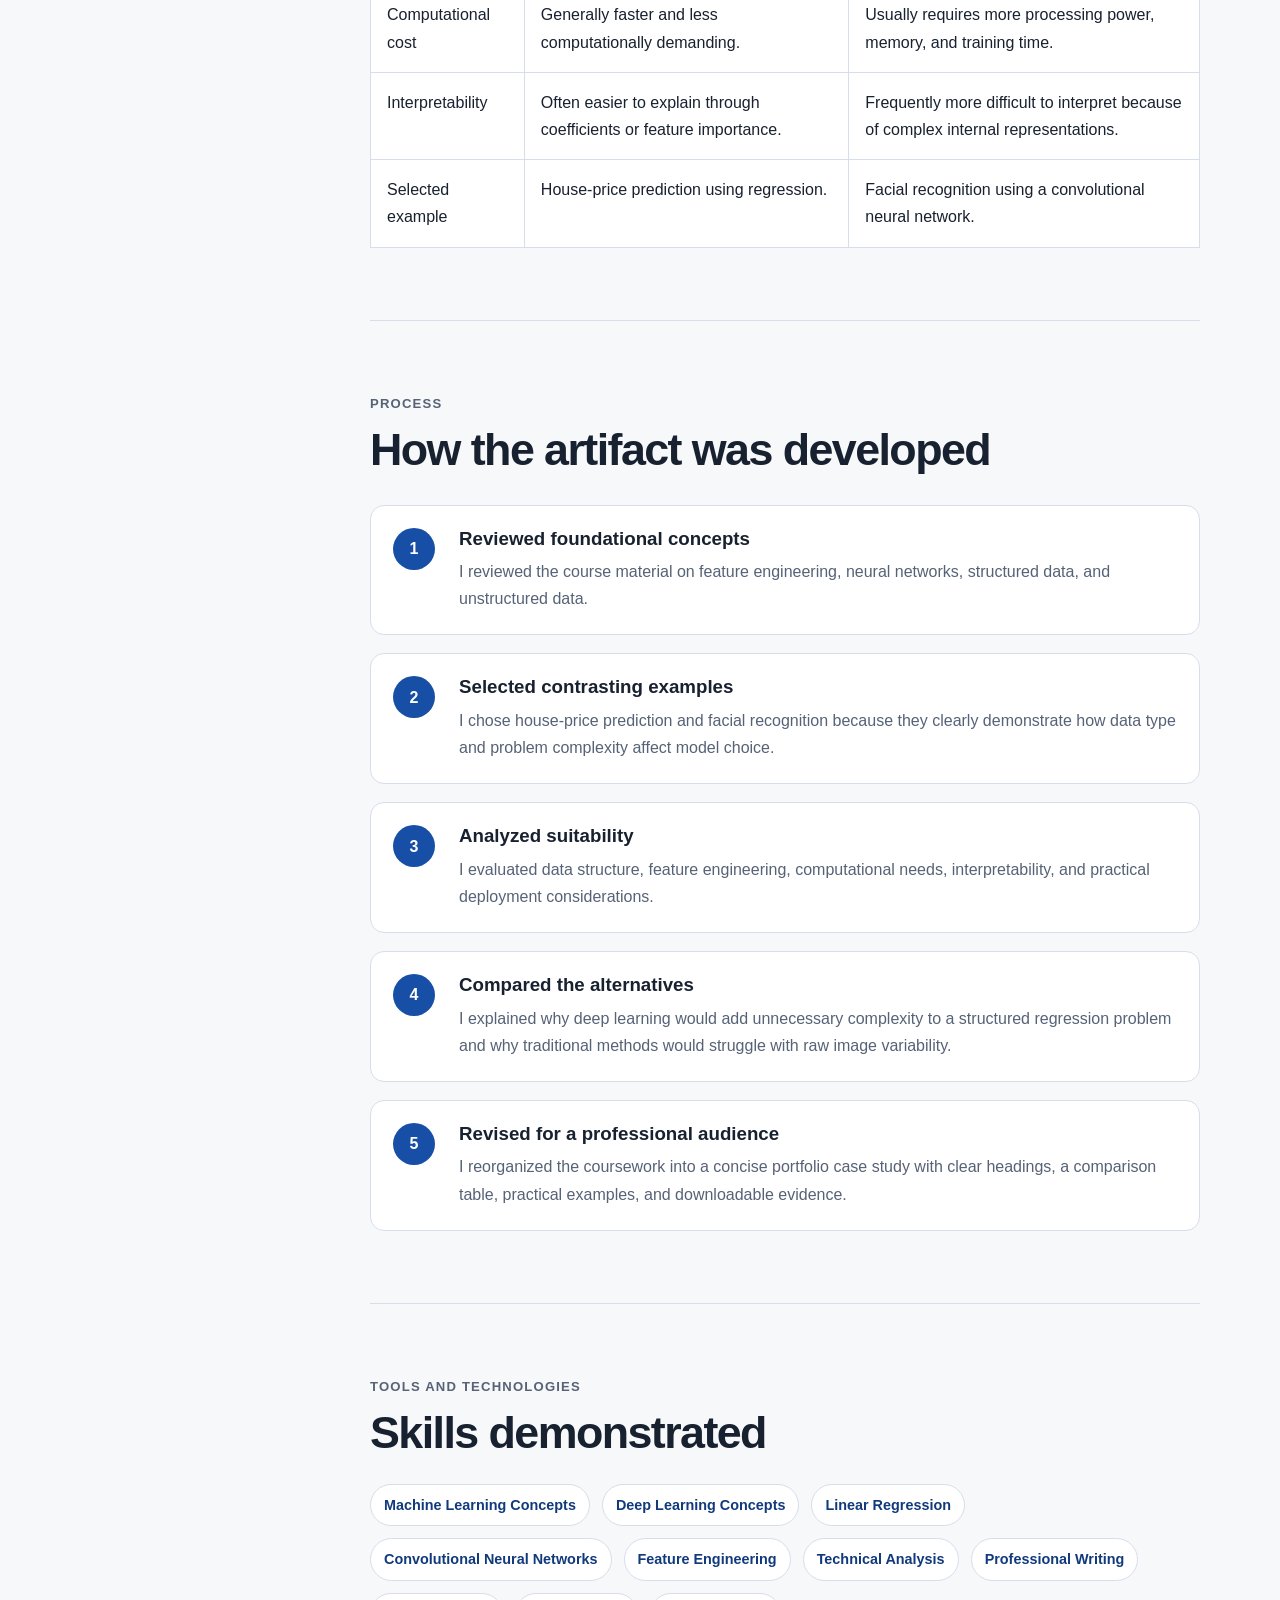
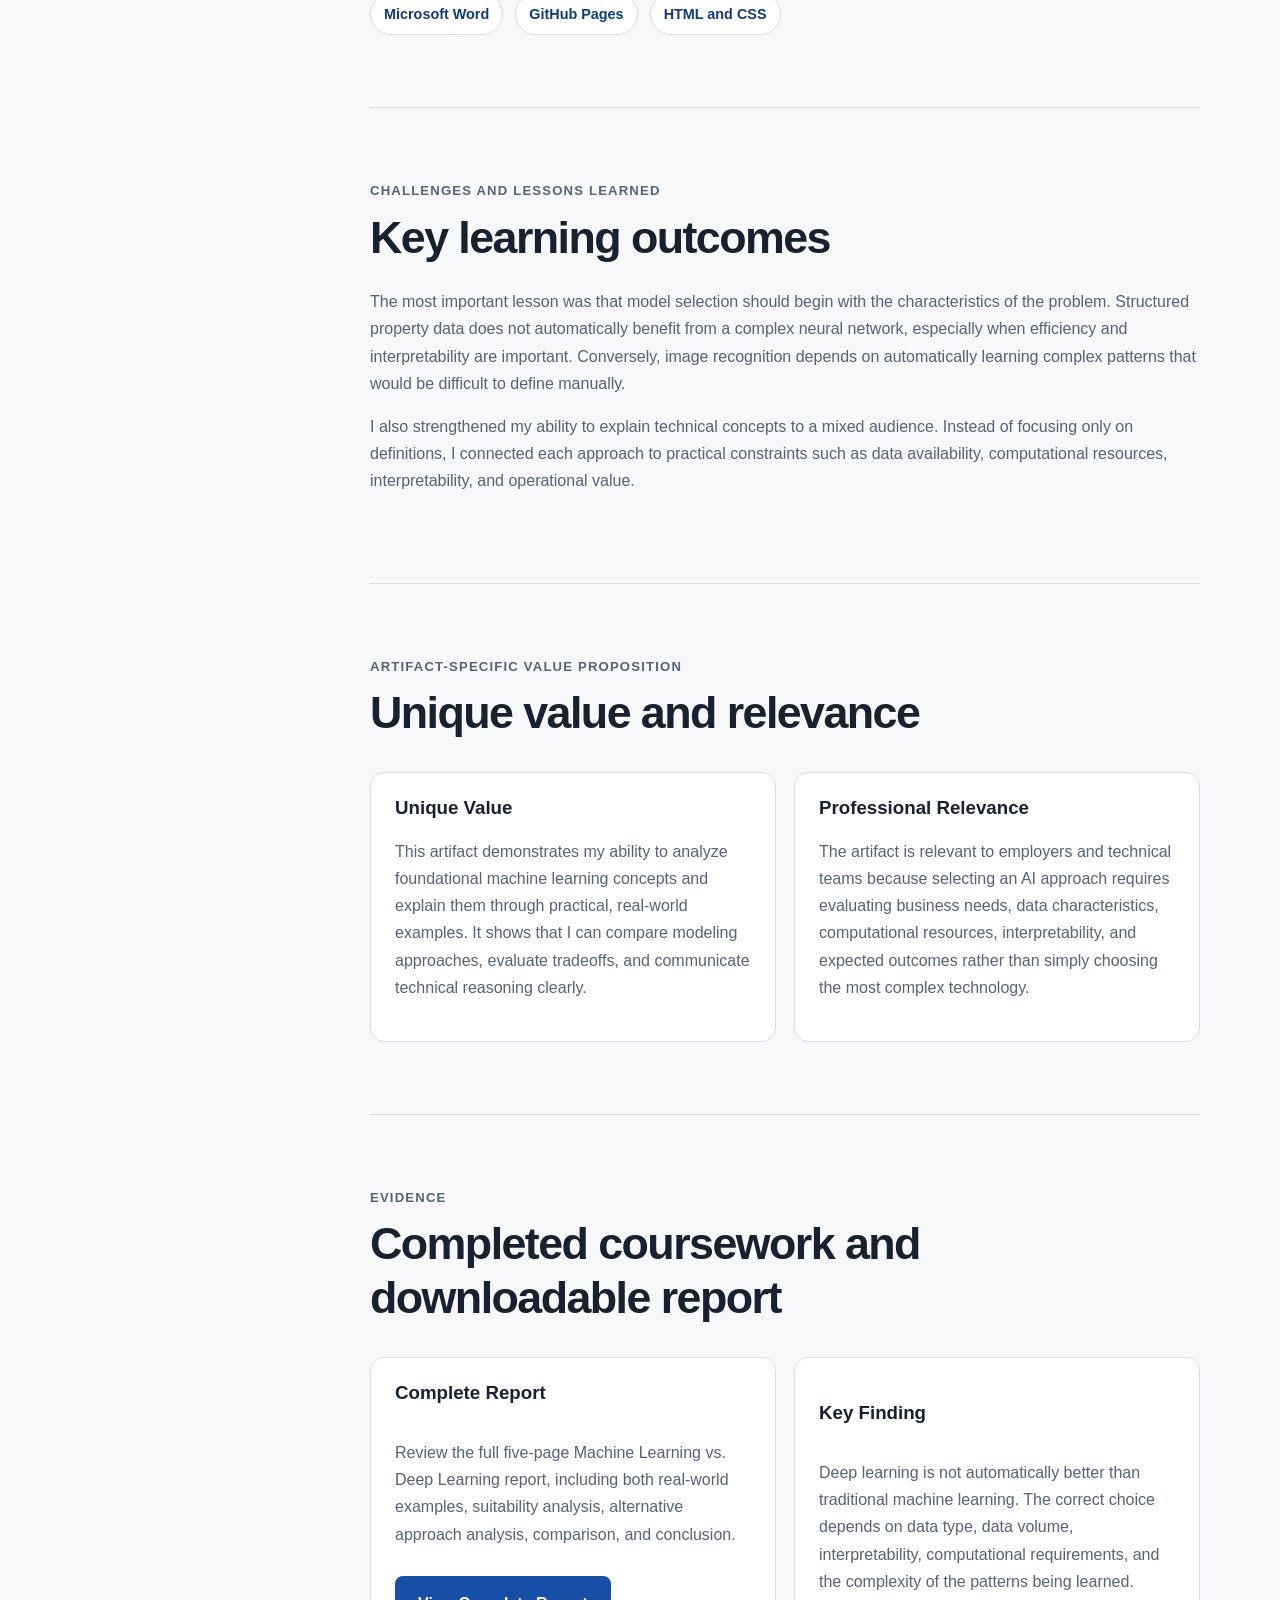
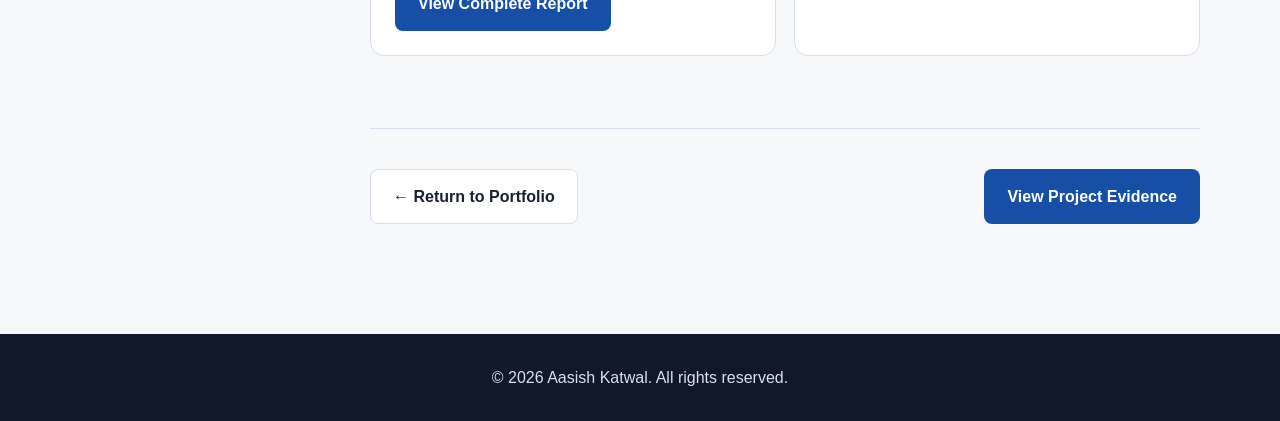
<file: artifact-2.html>
<!DOCTYPE html>
<html lang="en">
<head>
    <meta charset="UTF-8">
    <meta name="viewport" content="width=device-width, initial-scale=1.0">
    <meta name="description" content="Machine Learning vs. Deep Learning portfolio artifact by Aasish Katwal.">
    <title>Machine Learning vs. Deep Learning | Aasish Katwal</title>
    <link rel="stylesheet" href="styles.css">
    <style>
        .artifact2-hero {
            padding: 110px 24px 85px;
            background:
                radial-gradient(circle at top right, #dce9ff, transparent 35%),
                linear-gradient(135deg, #f7f9fc, #edf3fc);
        }
        .artifact2-container {
            width: 100%;
            max-width: var(--maximum-width, 1120px);
            margin: 0 auto;
        }
        .artifact2-hero h1 {
            max-width: 920px;
            margin: 0;
            font-size: clamp(2.8rem, 6vw, 5rem);
            letter-spacing: -0.045em;
        }
        .artifact2-lead {
            max-width: 820px;
            margin-top: 24px;
            color: var(--muted, #566276);
            font-size: 1.2rem;
        }
        .artifact2-tags {
            display: flex;
            flex-wrap: wrap;
            gap: 10px;
            margin-top: 28px;
        }
        .artifact2-tags span,
        .skill-chip {
            display: inline-block;
            padding: 8px 13px;
            background: #fff;
            border: 1px solid var(--border, #d7deea);
            border-radius: 999px;
            color: var(--primary-dark, #103a7c);
            font-size: 0.9rem;
            font-weight: 700;
        }
        .artifact2-content {
            padding: 80px 24px 110px;
        }
        .artifact2-layout {
            display: grid;
            grid-template-columns: 230px minmax(0, 1fr);
            gap: 60px;
            align-items: start;
        }
        .artifact2-sidebar {
            position: sticky;
            top: 100px;
        }
        .artifact2-sidebar nav {
            display: flex;
            flex-direction: column;
            gap: 8px;
            padding: 22px;
            background: #fff;
            border: 1px solid var(--border, #d7deea);
            border-radius: 14px;
        }
        .artifact2-sidebar a {
            color: var(--muted, #566276);
            font-size: 0.93rem;
            font-weight: 600;
            text-decoration: none;
        }
        .artifact2-sidebar a:hover,
        .artifact2-sidebar a:focus {
            color: var(--primary, #174ea6);
        }
        .sidebar-title {
            margin: 0 0 8px;
            font-weight: 800;
        }
        .artifact2-section {
            padding: 0 0 72px;
            scroll-margin-top: 110px;
        }
        .artifact2-section + .artifact2-section {
            padding-top: 72px;
            border-top: 1px solid var(--border, #d7deea);
        }
        .section-label {
            margin: 0 0 8px;
            color: var(--primary, #174ea6);
            font-size: 0.82rem;
            font-weight: 800;
            letter-spacing: 0.09em;
            text-transform: uppercase;
        }
        .artifact2-section h2 {
            margin: 0 0 24px;
            font-size: clamp(1.9rem, 4vw, 2.8rem);
            letter-spacing: -0.035em;
        }
        .artifact2-section p,
        .artifact2-section li {
            color: var(--muted, #566276);
        }
        .comparison-grid,
        .evidence-grid,
        .value-grid {
            display: grid;
            grid-template-columns: repeat(2, minmax(0, 1fr));
            gap: 18px;
            margin-top: 32px;
        }
        .concept-card,
        .value-card,
        .evidence-card {
            padding: 24px;
            background: #fff;
            border: 1px solid var(--border, #d7deea);
            border-radius: 14px;
        }
        .concept-card h3,
        .value-card h3,
        .evidence-card h3 {
            margin-top: 0;
        }
        .comparison-table {
            width: 100%;
            border-collapse: collapse;
            background: #fff;
            margin-top: 30px;
        }
        .comparison-table th,
        .comparison-table td {
            padding: 16px;
            border: 1px solid var(--border, #d7deea);
            text-align: left;
            vertical-align: top;
        }
        .comparison-table th {
            background: var(--alternate, #eef2f7);
        }
        .process-list {
            display: grid;
            gap: 18px;
            margin-top: 28px;
        }
        .process-item {
            display: grid;
            grid-template-columns: 48px minmax(0, 1fr);
            gap: 18px;
            padding: 22px;
            background: #fff;
            border: 1px solid var(--border, #d7deea);
            border-radius: 14px;
        }
        .process-number {
            display: flex;
            align-items: center;
            justify-content: center;
            width: 42px;
            height: 42px;
            border-radius: 50%;
            background: var(--primary, #174ea6);
            color: #fff;
            font-weight: 800;
        }
        .skill-list {
            display: flex;
            flex-wrap: wrap;
            gap: 12px;
        }
        .evidence-card {
            display: flex;
            flex-direction: column;
            justify-content: center;
            min-height: 230px;
        }
        .evidence-card .button {
            align-self: flex-start;
            margin-top: 12px;
        }
        .artifact2-navigation {
            display: flex;
            flex-wrap: wrap;
            justify-content: space-between;
            gap: 16px;
            padding-top: 40px;
            border-top: 1px solid var(--border, #d7deea);
        }
        @media (max-width: 900px) {
            .artifact2-layout {
                grid-template-columns: 1fr;
            }
            .artifact2-sidebar {
                position: static;
            }
            .artifact2-sidebar nav {
                flex-direction: row;
                flex-wrap: wrap;
            }
            .sidebar-title {
                width: 100%;
            }
        }
        @media (max-width: 680px) {
            .comparison-grid,
            .evidence-grid,
            .value-grid {
                grid-template-columns: 1fr;
            }
            .process-item {
                grid-template-columns: 1fr;
            }
            .artifact2-navigation {
                flex-direction: column;
            }
        }
    </style>
</head>
<body>
    <header class="site-header">
        <nav class="navigation" aria-label="Main navigation">
            <a class="logo" href="index.html">Aasish Katwal</a>
            <div class="nav-links">
                <a href="index.html#home">Home</a>
                <a href="index.html#about">About</a>
                <a href="index.html#value">Value Proposition</a>
                <a href="index.html#artifacts">Artifacts</a>
                <a href="index.html#contact">Contact</a>
            </div>
        </nav>
    </header>

    <main>
        <section class="artifact2-hero">
            <div class="artifact2-container">
                <p class="eyebrow">Professional Portfolio - Artifact 2</p>
                <h1>Machine Learning vs. Deep Learning</h1>
                <p class="artifact2-lead">
                    A practical comparison of traditional machine learning and deep learning
                    through house-price prediction and facial image recognition.
                </p>
                <div class="artifact2-tags" aria-label="Project topics">
                    <span>Machine Learning</span>
                    <span>Deep Learning</span>
                    <span>Regression</span>
                    <span>Convolutional Neural Networks</span>
                    <span>Technical Communication</span>
                </div>
            </div>
        </section>

        <section class="artifact2-content">
            <div class="artifact2-container">
                <div class="artifact2-layout">
                    <aside class="artifact2-sidebar">
                        <nav aria-label="Artifact sections">
                            <p class="sidebar-title">Artifact Sections</p>
                            <a href="#introduction">Introduction</a>
                            <a href="#description">Description</a>
                            <a href="#objective">Objective</a>
                            <a href="#examples">Examples</a>
                            <a href="#comparison">Comparison</a>
                            <a href="#process">Process</a>
                            <a href="#tools">Tools</a>
                            <a href="#lessons">Lessons Learned</a>
                            <a href="#value">Value Proposition</a>
                            <a href="#evidence">Evidence</a>
                        </nav>
                    </aside>

                    <article>
                        <section id="introduction" class="artifact2-section">
                            <p class="section-label">Introduction</p>
                            <h2>Choosing the right AI approach for the problem</h2>
                            <p>
                                Machine learning and deep learning are related branches of artificial
                                intelligence, but they differ in how they process information and learn
                                patterns. Traditional machine learning commonly depends on human-selected
                                features, while deep learning uses multilayer neural networks that can learn
                                useful features directly from raw data.
                            </p>
                            <p>
                                This artifact compares the two approaches through one structured-data problem
                                and one unstructured-data problem. The analysis shows why the most advanced
                                model is not always the most appropriate model.
                            </p>
                        </section>

                        <section id="description" class="artifact2-section">
                            <p class="section-label">Description</p>
                            <h2>Project overview</h2>
                            <p>
                                The report examines house-price prediction as a traditional machine learning
                                application and facial image recognition as a deep learning application. For
                                each example, it describes a real-world use case, explains why the selected
                                modeling approach is suitable, and evaluates why the alternative approach
                                would be less appropriate.
                            </p>
                        </section>

                        <section id="objective" class="artifact2-section">
                            <p class="section-label">Objective</p>
                            <h2>Project goal</h2>
                            <p>
                                The objective was to demonstrate a clear understanding of the differences
                                between traditional machine learning and deep learning by connecting each
                                approach to a realistic business or technology problem.
                            </p>
                            <ul>
                                <li>Explain how structured and unstructured data affect model selection.</li>
                                <li>Compare feature engineering, computational requirements, and interpretability.</li>
                                <li>Connect regression and convolutional neural networks to real-world applications.</li>
                                <li>Show why model selection should be based on problem characteristics rather than complexity alone.</li>
                            </ul>
                        </section>

                        <section id="examples" class="artifact2-section">
                            <p class="section-label">Selected Examples</p>
                            <h2>Traditional ML and deep learning applications</h2>
                            <div class="comparison-grid">
                                <div class="concept-card">
                                    <h3>House-Price Prediction</h3>
                                    <p>
                                        A regression model can use structured variables such as square footage,
                                        bedroom count, property age, neighborhood, lot size, school quality, and
                                        recent sale prices to estimate a home's market value.
                                    </p>
                                    <p>
                                        This approach is useful for real-estate platforms, mortgage lenders,
                                        property investors, and automated valuation systems.
                                    </p>
                                </div>

                                <div class="concept-card">
                                    <h3>Facial Image Recognition</h3>
                                    <p>
                                        A convolutional neural network can process raw image pixels and learn
                                        hierarchical visual features, beginning with edges and textures and
                                        progressing to facial structures and relationships.
                                    </p>
                                    <p>
                                        This approach is useful for smartphone authentication, identity
                                        verification, secure access, photo organization, and fraud prevention.
                                    </p>
                                </div>
                            </div>
                        </section>

                        <section id="comparison" class="artifact2-section">
                            <p class="section-label">Comparison</p>
                            <h2>Why each approach fits its selected problem</h2>
                            <div style="overflow-x:auto;">
                                <table class="comparison-table">
                                    <thead>
                                        <tr>
                                            <th>Factor</th>
                                            <th>Traditional Machine Learning</th>
                                            <th>Deep Learning</th>
                                        </tr>
                                    </thead>
                                    <tbody>
                                        <tr>
                                            <td>Data type</td>
                                            <td>Best suited to structured rows and columns with clearly defined variables.</td>
                                            <td>Well suited to complex unstructured data such as images, audio, video, and text.</td>
                                        </tr>
                                        <tr>
                                            <td>Feature engineering</td>
                                            <td>Usually requires humans to select and prepare relevant features.</td>
                                            <td>Can learn useful features automatically through multiple neural-network layers.</td>
                                        </tr>
                                        <tr>
                                            <td>Data requirements</td>
                                            <td>Can perform well with moderately sized datasets.</td>
                                            <td>Usually benefits from large and varied training datasets.</td>
                                        </tr>
                                        <tr>
                                            <td>Computational cost</td>
                                            <td>Generally faster and less computationally demanding.</td>
                                            <td>Usually requires more processing power, memory, and training time.</td>
                                        </tr>
                                        <tr>
                                            <td>Interpretability</td>
                                            <td>Often easier to explain through coefficients or feature importance.</td>
                                            <td>Frequently more difficult to interpret because of complex internal representations.</td>
                                        </tr>
                                        <tr>
                                            <td>Selected example</td>
                                            <td>House-price prediction using regression.</td>
                                            <td>Facial recognition using a convolutional neural network.</td>
                                        </tr>
                                    </tbody>
                                </table>
                            </div>
                        </section>

                        <section id="process" class="artifact2-section">
                            <p class="section-label">Process</p>
                            <h2>How the artifact was developed</h2>
                            <div class="process-list">
                                <div class="process-item">
                                    <div class="process-number">1</div>
                                    <div>
                                        <h3>Reviewed foundational concepts</h3>
                                        <p>I reviewed the course material on feature engineering, neural networks, structured data, and unstructured data.</p>
                                    </div>
                                </div>
                                <div class="process-item">
                                    <div class="process-number">2</div>
                                    <div>
                                        <h3>Selected contrasting examples</h3>
                                        <p>I chose house-price prediction and facial recognition because they clearly demonstrate how data type and problem complexity affect model choice.</p>
                                    </div>
                                </div>
                                <div class="process-item">
                                    <div class="process-number">3</div>
                                    <div>
                                        <h3>Analyzed suitability</h3>
                                        <p>I evaluated data structure, feature engineering, computational needs, interpretability, and practical deployment considerations.</p>
                                    </div>
                                </div>
                                <div class="process-item">
                                    <div class="process-number">4</div>
                                    <div>
                                        <h3>Compared the alternatives</h3>
                                        <p>I explained why deep learning would add unnecessary complexity to a structured regression problem and why traditional methods would struggle with raw image variability.</p>
                                    </div>
                                </div>
                                <div class="process-item">
                                    <div class="process-number">5</div>
                                    <div>
                                        <h3>Revised for a professional audience</h3>
                                        <p>I reorganized the coursework into a concise portfolio case study with clear headings, a comparison table, practical examples, and downloadable evidence.</p>
                                    </div>
                                </div>
                            </div>
                        </section>

                        <section id="tools" class="artifact2-section">
                            <p class="section-label">Tools and Technologies</p>
                            <h2>Skills demonstrated</h2>
                            <div class="skill-list">
                                <span class="skill-chip">Machine Learning Concepts</span>
                                <span class="skill-chip">Deep Learning Concepts</span>
                                <span class="skill-chip">Linear Regression</span>
                                <span class="skill-chip">Convolutional Neural Networks</span>
                                <span class="skill-chip">Feature Engineering</span>
                                <span class="skill-chip">Technical Analysis</span>
                                <span class="skill-chip">Professional Writing</span>
                                <span class="skill-chip">Microsoft Word</span>
                                <span class="skill-chip">GitHub Pages</span>
                                <span class="skill-chip">HTML and CSS</span>
                            </div>
                        </section>

                        <section id="lessons" class="artifact2-section">
                            <p class="section-label">Challenges and Lessons Learned</p>
                            <h2>Key learning outcomes</h2>
                            <p>
                                The most important lesson was that model selection should begin with the
                                characteristics of the problem. Structured property data does not automatically
                                benefit from a complex neural network, especially when efficiency and
                                interpretability are important. Conversely, image recognition depends on
                                automatically learning complex patterns that would be difficult to define
                                manually.
                            </p>
                            <p>
                                I also strengthened my ability to explain technical concepts to a mixed audience.
                                Instead of focusing only on definitions, I connected each approach to practical
                                constraints such as data availability, computational resources, interpretability,
                                and operational value.
                            </p>
                        </section>

                        <section id="value" class="artifact2-section">
                            <p class="section-label">Artifact-Specific Value Proposition</p>
                            <h2>Unique value and relevance</h2>
                            <div class="value-grid">
                                <div class="value-card">
                                    <h3>Unique Value</h3>
                                    <p>
                                        This artifact demonstrates my ability to analyze foundational machine
                                        learning concepts and explain them through practical, real-world examples.
                                        It shows that I can compare modeling approaches, evaluate tradeoffs, and
                                        communicate technical reasoning clearly.
                                    </p>
                                </div>
                                <div class="value-card">
                                    <h3>Professional Relevance</h3>
                                    <p>
                                        The artifact is relevant to employers and technical teams because selecting
                                        an AI approach requires evaluating business needs, data characteristics,
                                        computational resources, interpretability, and expected outcomes rather than
                                        simply choosing the most complex technology.
                                    </p>
                                </div>
                            </div>
                        </section>

                        <section id="evidence" class="artifact2-section">
                            <p class="section-label">Evidence</p>
                            <h2>Completed coursework and downloadable report</h2>
                            <div class="evidence-grid">
                                <div class="evidence-card">
                                    <h3>Complete Report</h3>
                                    <p>
                                        Review the full five-page Machine Learning vs. Deep Learning report,
                                        including both real-world examples, suitability analysis, alternative
                                        approach analysis, comparison, and conclusion.
                                    </p>
                                    <a class="button primary-button"
                                       href="assets/evidence/Aasish_Katwal_Machine_Learning_vs_Deep_Learning.pdf"
                                       target="_blank"
                                       rel="noopener noreferrer">
                                        View Complete Report
                                    </a>
                                </div>
                                <div class="evidence-card">
                                    <h3>Key Finding</h3>
                                    <p>
                                        Deep learning is not automatically better than traditional machine learning.
                                        The correct choice depends on data type, data volume, interpretability,
                                        computational requirements, and the complexity of the patterns being learned.
                                    </p>
                                </div>
                            </div>
                        </section>

                        <div class="artifact2-navigation">
                            <a class="button secondary-button" href="index.html#artifacts">← Return to Portfolio</a>
                            <a class="button primary-button" href="#evidence">View Project Evidence</a>
                        </div>
                    </article>
                </div>
            </div>
        </section>
    </main>

    <footer class="site-footer">
        <p>&copy; 2026 Aasish Katwal. All rights reserved.</p>
    </footer>
</body>
</html>
</file>
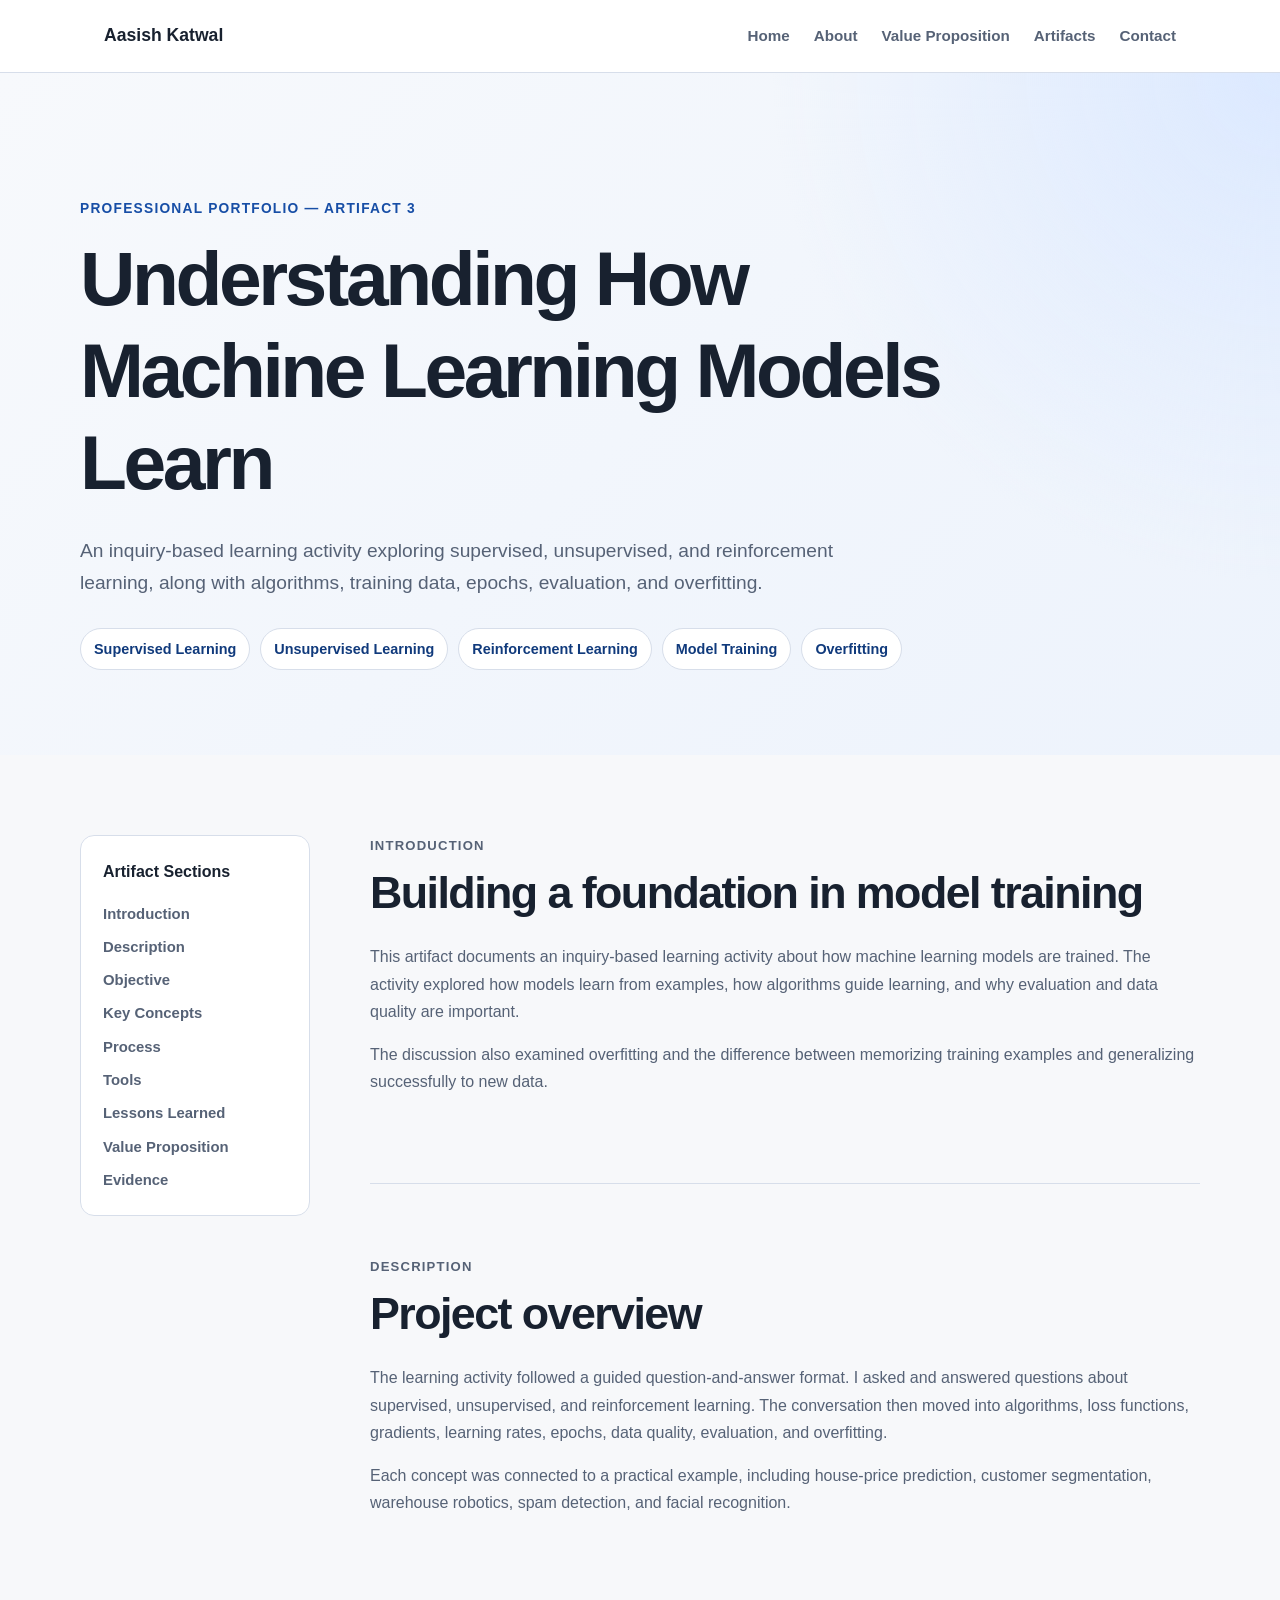
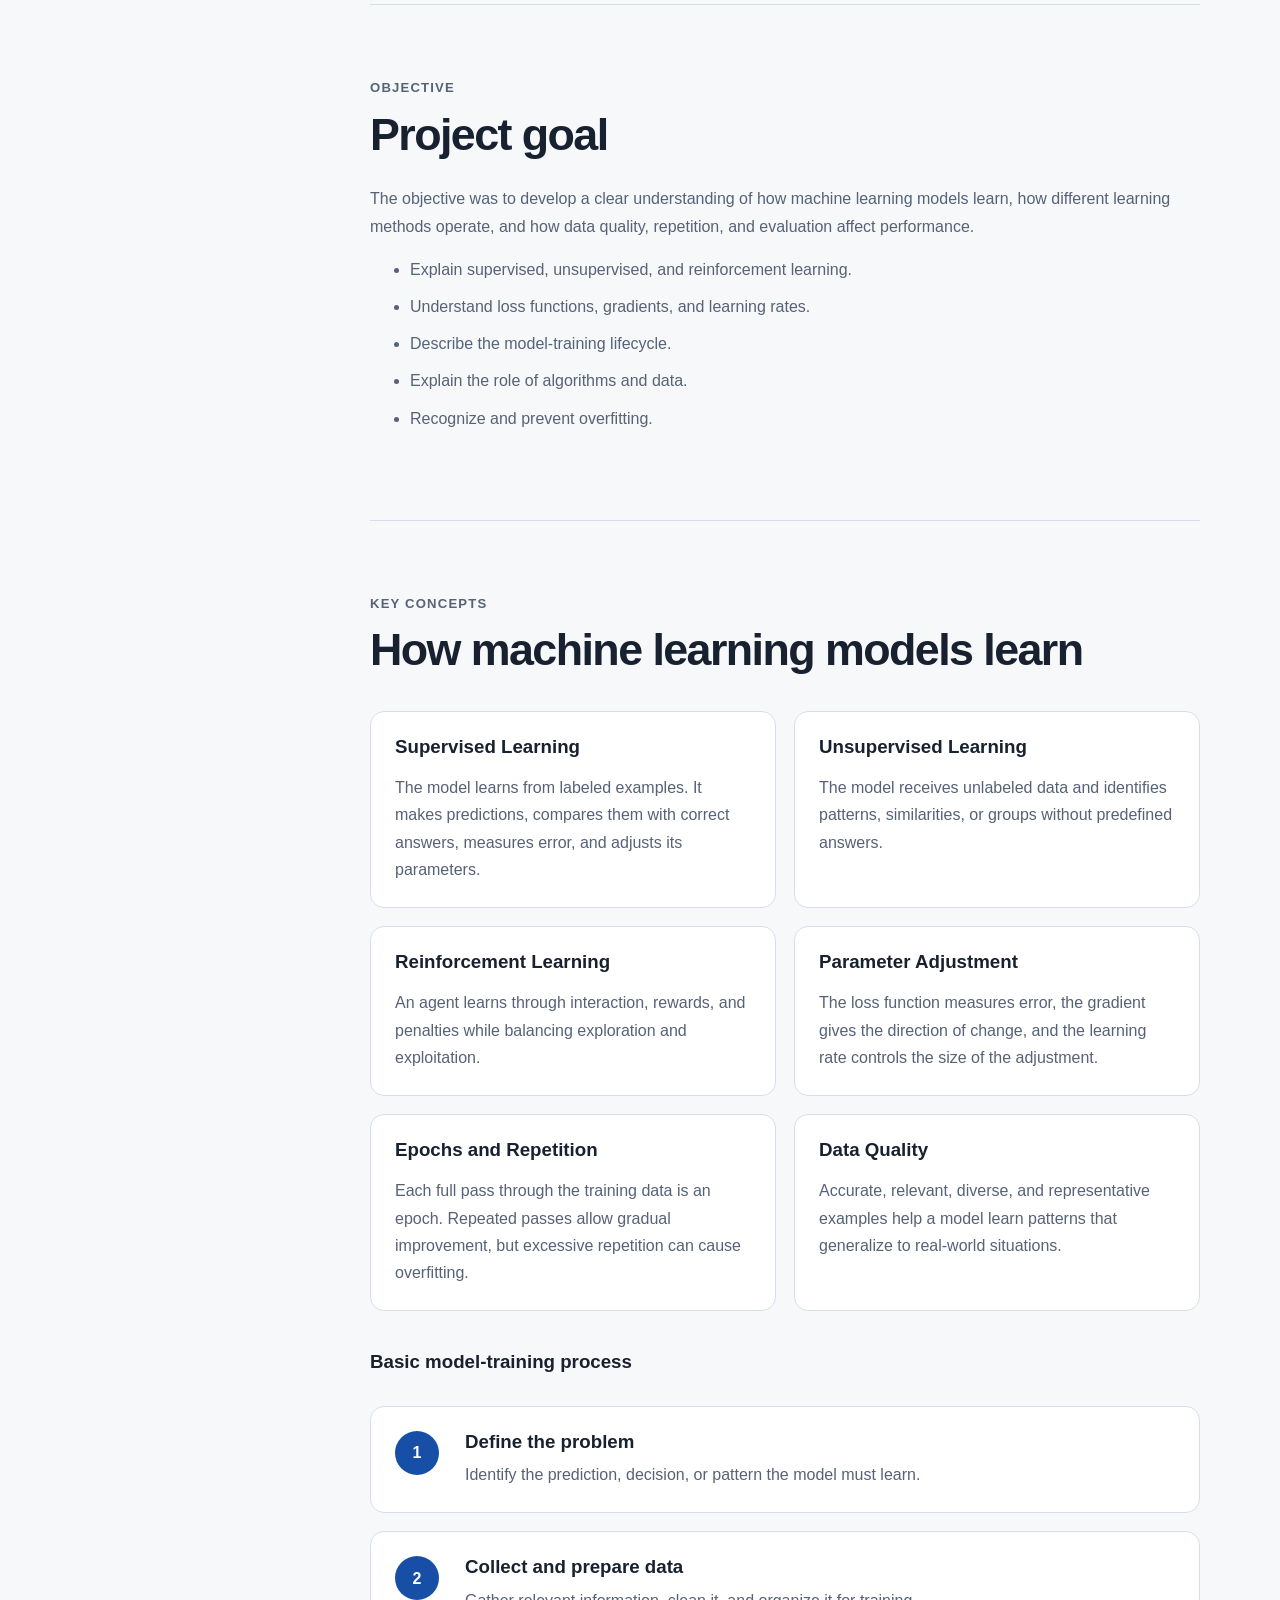
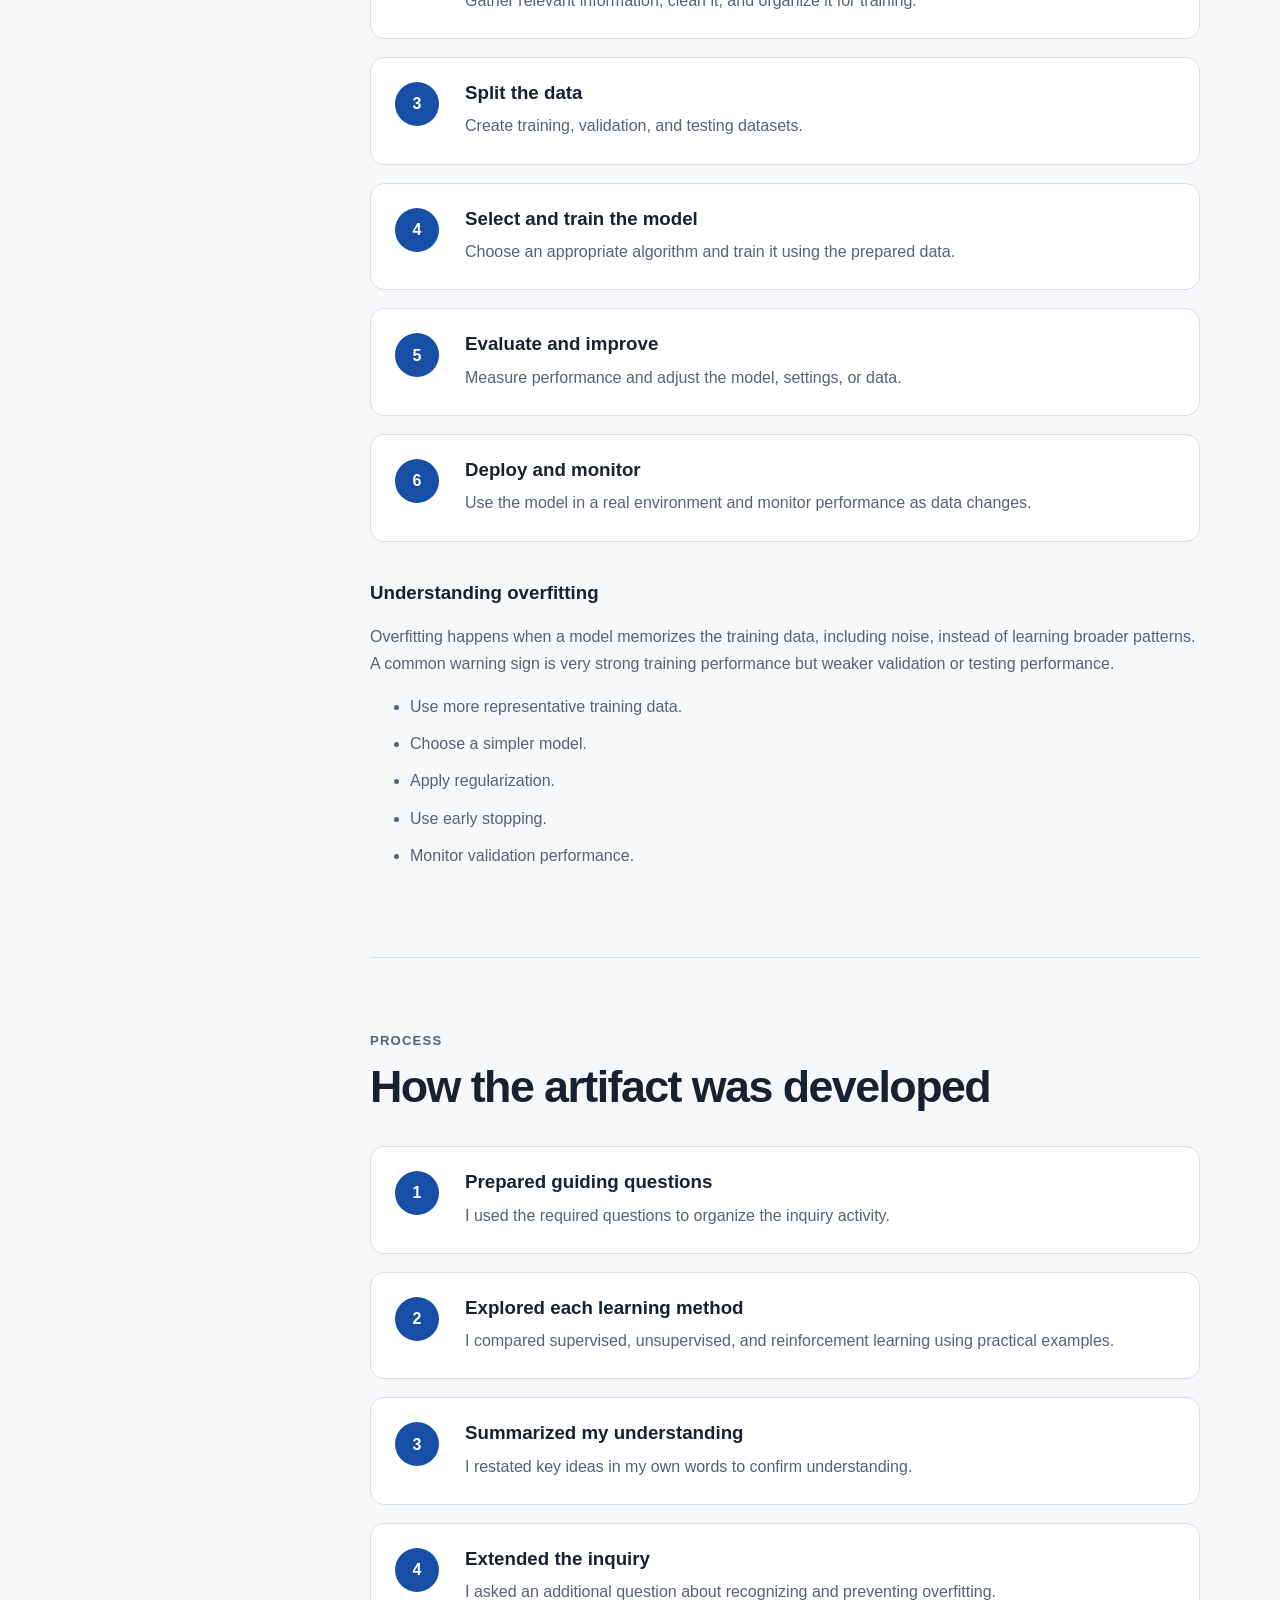
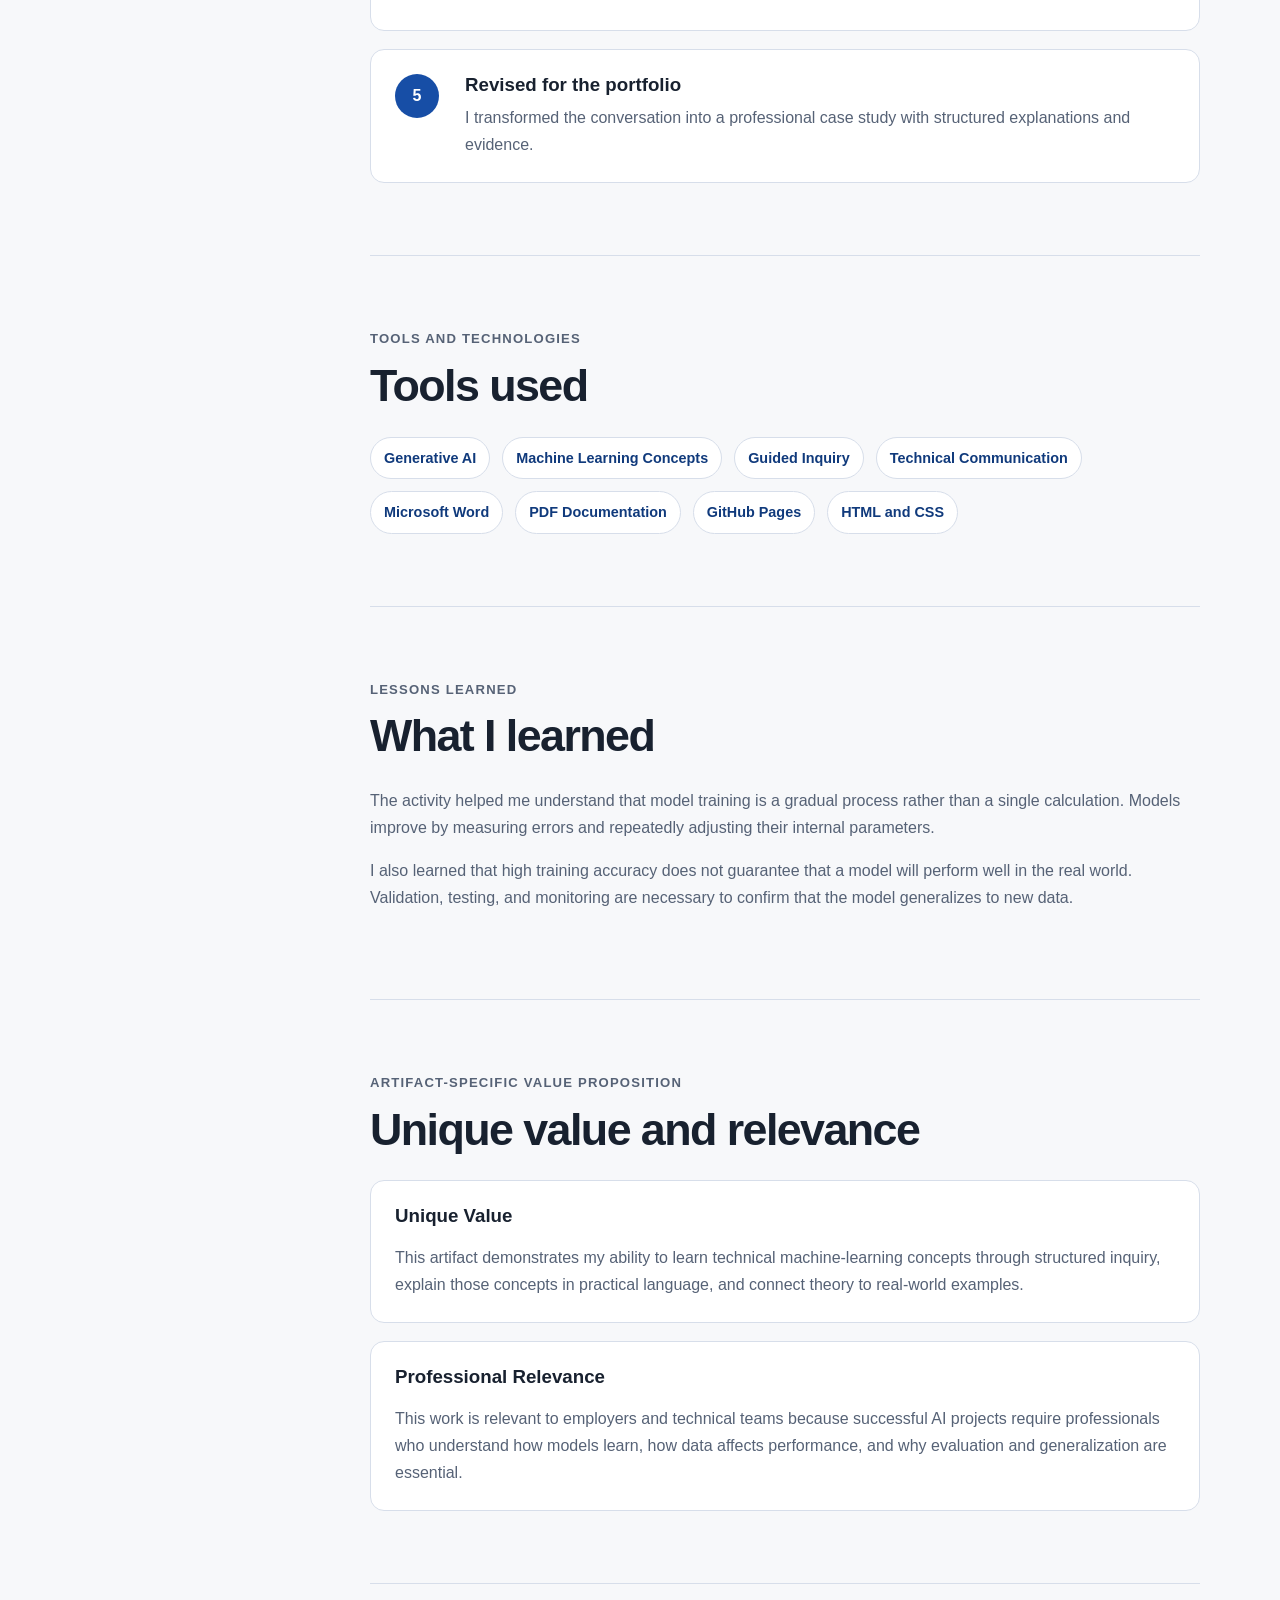
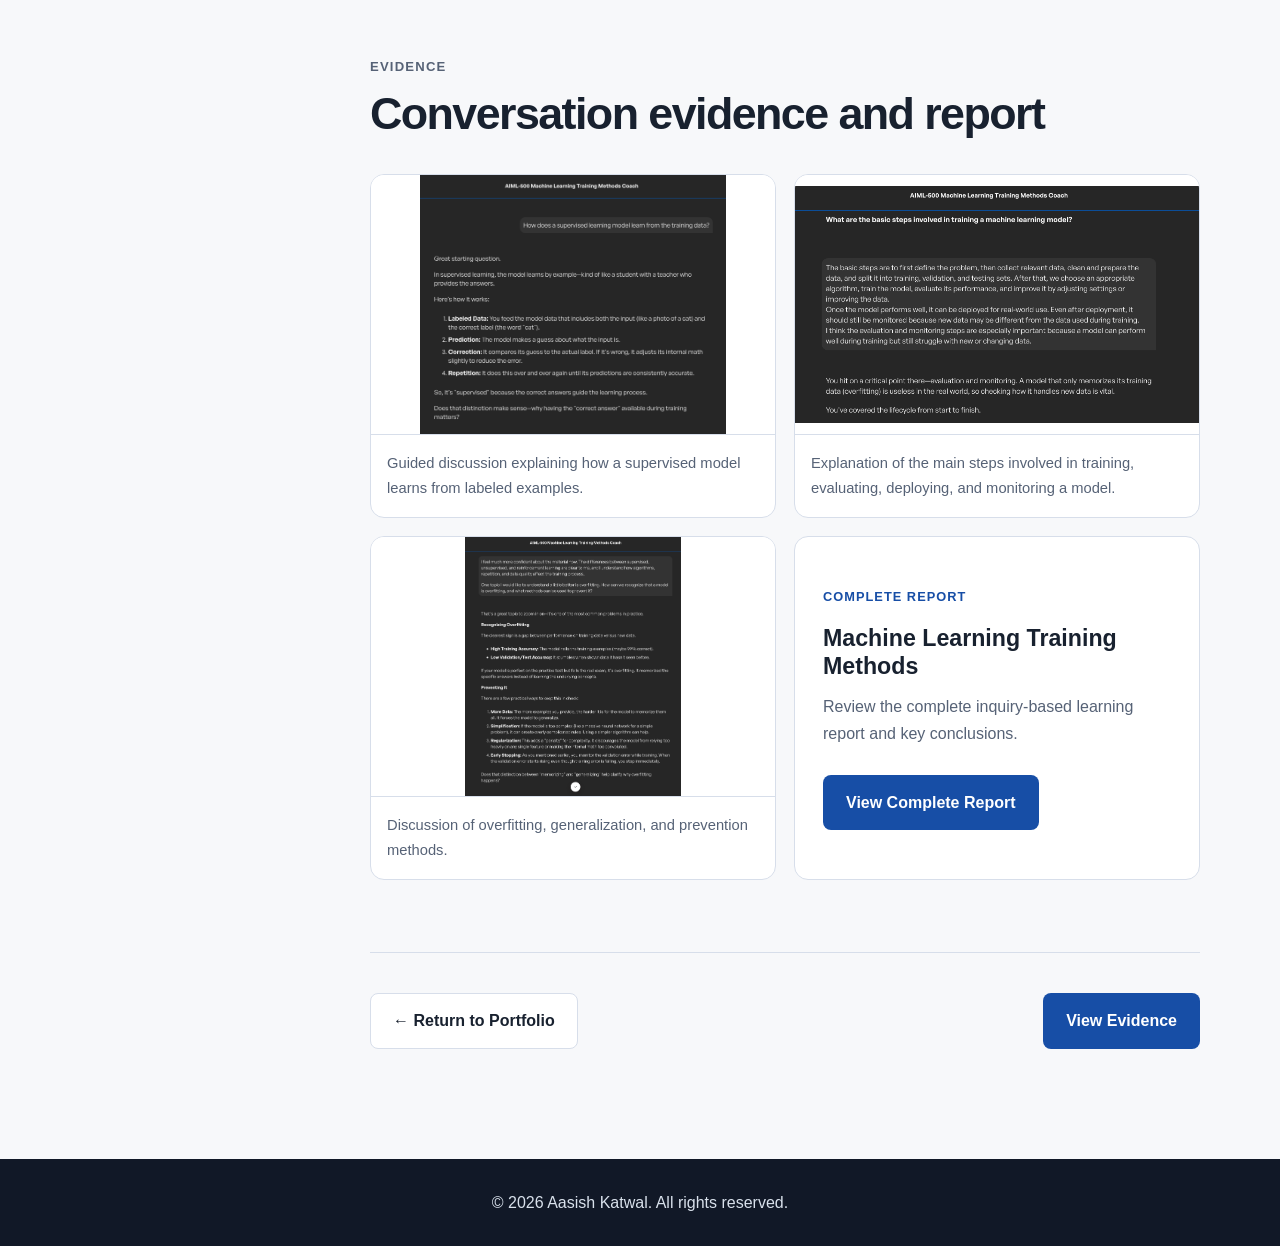
<file: artifact-3.html>
<!DOCTYPE html>
<html lang="en">
<head>
    <meta charset="UTF-8">

    <meta
        name="viewport"
        content="width=device-width, initial-scale=1.0"
    >

    <meta
        name="description"
        content="Understanding How Machine Learning Models Learn portfolio artifact by Aasish Katwal."
    >

    <title>
        Understanding How Machine Learning Models Learn | Aasish Katwal
    </title>

    <link rel="stylesheet" href="styles.css">
</head>

<body>
    <header class="site-header">
        <nav class="navigation" aria-label="Main navigation">
            <a class="logo" href="index.html">Aasish Katwal</a>

            <div class="nav-links">
                <a href="index.html#home">Home</a>
                <a href="index.html#about">About</a>
                <a href="index.html#value">Value Proposition</a>
                <a href="index.html#artifacts">Artifacts</a>
                <a href="index.html#contact">Contact</a>
            </div>
        </nav>
    </header>

    <main>
        <section class="artifact-hero">
            <div class="artifact-page-container">
                <p class="eyebrow">
                    Professional Portfolio — Artifact 3
                </p>

                <h1>
                    Understanding How Machine Learning Models Learn
                </h1>

                <p class="artifact-lead">
                    An inquiry-based learning activity exploring supervised,
                    unsupervised, and reinforcement learning, along with
                    algorithms, training data, epochs, evaluation, and
                    overfitting.
                </p>

                <div class="artifact-tags">
                    <span>Supervised Learning</span>
                    <span>Unsupervised Learning</span>
                    <span>Reinforcement Learning</span>
                    <span>Model Training</span>
                    <span>Overfitting</span>
                </div>
            </div>
        </section>

        <section class="artifact-content-section">
            <div class="artifact-page-container">
                <div class="artifact-layout">
                    <aside class="artifact-sidebar">
                        <nav aria-label="Artifact sections">
                            <p class="sidebar-title">
                                Artifact Sections
                            </p>

                            <a href="#introduction">Introduction</a>
                            <a href="#description">Description</a>
                            <a href="#objective">Objective</a>
                            <a href="#concepts">Key Concepts</a>
                            <a href="#process">Process</a>
                            <a href="#tools">Tools</a>
                            <a href="#lessons">Lessons Learned</a>
                            <a href="#value-proposition">
                                Value Proposition
                            </a>
                            <a href="#evidence">Evidence</a>
                        </nav>
                    </aside>

                    <article class="artifact-main">
                        <section
                            id="introduction"
                            class="artifact-section"
                        >
                            <p class="section-label">Introduction</p>

                            <h2>
                                Building a foundation in model training
                            </h2>

                            <p>
                                This artifact documents an inquiry-based
                                learning activity about how machine learning
                                models are trained. The activity explored how
                                models learn from examples, how algorithms
                                guide learning, and why evaluation and data
                                quality are important.
                            </p>

                            <p>
                                The discussion also examined overfitting and
                                the difference between memorizing training
                                examples and generalizing successfully to
                                new data.
                            </p>
                        </section>

                        <section
                            id="description"
                            class="artifact-section"
                        >
                            <p class="section-label">Description</p>

                            <h2>Project overview</h2>

                            <p>
                                The learning activity followed a guided
                                question-and-answer format. I asked and
                                answered questions about supervised,
                                unsupervised, and reinforcement learning.
                                The conversation then moved into algorithms,
                                loss functions, gradients, learning rates,
                                epochs, data quality, evaluation, and
                                overfitting.
                            </p>

                            <p>
                                Each concept was connected to a practical
                                example, including house-price prediction,
                                customer segmentation, warehouse robotics,
                                spam detection, and facial recognition.
                            </p>
                        </section>

                        <section
                            id="objective"
                            class="artifact-section"
                        >
                            <p class="section-label">Objective</p>

                            <h2>Project goal</h2>

                            <p>
                                The objective was to develop a clear
                                understanding of how machine learning models
                                learn, how different learning methods operate,
                                and how data quality, repetition, and
                                evaluation affect performance.
                            </p>

                            <ul class="artifact-list">
                                <li>
                                    Explain supervised, unsupervised, and
                                    reinforcement learning.
                                </li>

                                <li>
                                    Understand loss functions, gradients, and
                                    learning rates.
                                </li>

                                <li>
                                    Describe the model-training lifecycle.
                                </li>

                                <li>
                                    Explain the role of algorithms and data.
                                </li>

                                <li>
                                    Recognize and prevent overfitting.
                                </li>
                            </ul>
                        </section>

                        <section
                            id="concepts"
                            class="artifact-section"
                        >
                            <p class="section-label">Key Concepts</p>

                            <h2>How machine learning models learn</h2>

                            <div class="feature-grid">
                                <div class="feature-card">
                                    <h3>Supervised Learning</h3>

                                    <p>
                                        The model learns from labeled examples.
                                        It makes predictions, compares them with
                                        correct answers, measures error, and
                                        adjusts its parameters.
                                    </p>
                                </div>

                                <div class="feature-card">
                                    <h3>Unsupervised Learning</h3>

                                    <p>
                                        The model receives unlabeled data and
                                        identifies patterns, similarities, or
                                        groups without predefined answers.
                                    </p>
                                </div>

                                <div class="feature-card">
                                    <h3>Reinforcement Learning</h3>

                                    <p>
                                        An agent learns through interaction,
                                        rewards, and penalties while balancing
                                        exploration and exploitation.
                                    </p>
                                </div>

                                <div class="feature-card">
                                    <h3>Parameter Adjustment</h3>

                                    <p>
                                        The loss function measures error, the
                                        gradient gives the direction of change,
                                        and the learning rate controls the size
                                        of the adjustment.
                                    </p>
                                </div>

                                <div class="feature-card">
                                    <h3>Epochs and Repetition</h3>

                                    <p>
                                        Each full pass through the training
                                        data is an epoch. Repeated passes allow
                                        gradual improvement, but excessive
                                        repetition can cause overfitting.
                                    </p>
                                </div>

                                <div class="feature-card">
                                    <h3>Data Quality</h3>

                                    <p>
                                        Accurate, relevant, diverse, and
                                        representative examples help a model
                                        learn patterns that generalize to
                                        real-world situations.
                                    </p>
                                </div>
                            </div>

                            <h3 class="subsection-heading">
                                Basic model-training process
                            </h3>

                            <div class="process-list">
                                <div class="process-item">
                                    <div class="process-number">1</div>
                                    <div>
                                        <h3>Define the problem</h3>
                                        <p>
                                            Identify the prediction, decision,
                                            or pattern the model must learn.
                                        </p>
                                    </div>
                                </div>

                                <div class="process-item">
                                    <div class="process-number">2</div>
                                    <div>
                                        <h3>Collect and prepare data</h3>
                                        <p>
                                            Gather relevant information, clean
                                            it, and organize it for training.
                                        </p>
                                    </div>
                                </div>

                                <div class="process-item">
                                    <div class="process-number">3</div>
                                    <div>
                                        <h3>Split the data</h3>
                                        <p>
                                            Create training, validation, and
                                            testing datasets.
                                        </p>
                                    </div>
                                </div>

                                <div class="process-item">
                                    <div class="process-number">4</div>
                                    <div>
                                        <h3>Select and train the model</h3>
                                        <p>
                                            Choose an appropriate algorithm and
                                            train it using the prepared data.
                                        </p>
                                    </div>
                                </div>

                                <div class="process-item">
                                    <div class="process-number">5</div>
                                    <div>
                                        <h3>Evaluate and improve</h3>
                                        <p>
                                            Measure performance and adjust the
                                            model, settings, or data.
                                        </p>
                                    </div>
                                </div>

                                <div class="process-item">
                                    <div class="process-number">6</div>
                                    <div>
                                        <h3>Deploy and monitor</h3>
                                        <p>
                                            Use the model in a real environment
                                            and monitor performance as data
                                            changes.
                                        </p>
                                    </div>
                                </div>
                            </div>

                            <h3 class="subsection-heading">
                                Understanding overfitting
                            </h3>

                            <p>
                                Overfitting happens when a model memorizes
                                the training data, including noise, instead of
                                learning broader patterns. A common warning
                                sign is very strong training performance but
                                weaker validation or testing performance.
                            </p>

                            <ul class="artifact-list">
                                <li>Use more representative training data.</li>
                                <li>Choose a simpler model.</li>
                                <li>Apply regularization.</li>
                                <li>Use early stopping.</li>
                                <li>Monitor validation performance.</li>
                            </ul>
                        </section>

                        <section
                            id="process"
                            class="artifact-section"
                        >
                            <p class="section-label">Process</p>

                            <h2>How the artifact was developed</h2>

                            <div class="process-list">
                                <div class="process-item">
                                    <div class="process-number">1</div>

                                    <div>
                                        <h3>Prepared guiding questions</h3>

                                        <p>
                                            I used the required questions to
                                            organize the inquiry activity.
                                        </p>
                                    </div>
                                </div>

                                <div class="process-item">
                                    <div class="process-number">2</div>

                                    <div>
                                        <h3>Explored each learning method</h3>

                                        <p>
                                            I compared supervised,
                                            unsupervised, and reinforcement
                                            learning using practical examples.
                                        </p>
                                    </div>
                                </div>

                                <div class="process-item">
                                    <div class="process-number">3</div>

                                    <div>
                                        <h3>Summarized my understanding</h3>

                                        <p>
                                            I restated key ideas in my own words
                                            to confirm understanding.
                                        </p>
                                    </div>
                                </div>

                                <div class="process-item">
                                    <div class="process-number">4</div>

                                    <div>
                                        <h3>Extended the inquiry</h3>

                                        <p>
                                            I asked an additional question about
                                            recognizing and preventing
                                            overfitting.
                                        </p>
                                    </div>
                                </div>

                                <div class="process-item">
                                    <div class="process-number">5</div>

                                    <div>
                                        <h3>Revised for the portfolio</h3>

                                        <p>
                                            I transformed the conversation into
                                            a professional case study with
                                            structured explanations and evidence.
                                        </p>
                                    </div>
                                </div>
                            </div>
                        </section>

                        <section
                            id="tools"
                            class="artifact-section"
                        >
                            <p class="section-label">
                                Tools and Technologies
                            </p>

                            <h2>Tools used</h2>

                            <div class="technology-list">
                                <span>Generative AI</span>
                                <span>Machine Learning Concepts</span>
                                <span>Guided Inquiry</span>
                                <span>Technical Communication</span>
                                <span>Microsoft Word</span>
                                <span>PDF Documentation</span>
                                <span>GitHub Pages</span>
                                <span>HTML and CSS</span>
                            </div>
                        </section>

                        <section
                            id="lessons"
                            class="artifact-section"
                        >
                            <p class="section-label">Lessons Learned</p>

                            <h2>What I learned</h2>

                            <p>
                                The activity helped me understand that model
                                training is a gradual process rather than a
                                single calculation. Models improve by measuring
                                errors and repeatedly adjusting their internal
                                parameters.
                            </p>

                            <p>
                                I also learned that high training accuracy does
                                not guarantee that a model will perform well in
                                the real world. Validation, testing, and
                                monitoring are necessary to confirm that the
                                model generalizes to new data.
                            </p>
                        </section>

                        <section
                            id="value-proposition"
                            class="artifact-section"
                        >
                            <p class="section-label">
                                Artifact-Specific Value Proposition
                            </p>

                            <h2>Unique value and relevance</h2>

                            <div class="value-box">
                                <h3>Unique Value</h3>

                                <p>
                                    This artifact demonstrates my ability to
                                    learn technical machine-learning concepts
                                    through structured inquiry, explain those
                                    concepts in practical language, and connect
                                    theory to real-world examples.
                                </p>
                            </div>

                            <div class="value-box">
                                <h3>Professional Relevance</h3>

                                <p>
                                    This work is relevant to employers and
                                    technical teams because successful AI
                                    projects require professionals who
                                    understand how models learn, how data affects
                                    performance, and why evaluation and
                                    generalization are essential.
                                </p>
                            </div>
                        </section>

                        <section
                            id="evidence"
                            class="artifact-section"
                        >
                            <p class="section-label">Evidence</p>

                            <h2>Conversation evidence and report</h2>

                            <div class="evidence-grid">
                                <figure class="evidence-item">
                                    <a
                                        href="assets/evidence/artifact-3/supervised-learning-discussion.png"
                                        target="_blank"
                                        rel="noopener noreferrer"
                                    >
                                        <img
                                            src="assets/evidence/artifact-3/supervised-learning-discussion.png"
                                            alt="Supervised learning discussion"
                                            loading="lazy"
                                        >
                                    </a>

                                    <figcaption>
                                        Guided discussion explaining how a
                                        supervised model learns from labeled
                                        examples.
                                    </figcaption>
                                </figure>

                                <figure class="evidence-item">
                                    <a
                                        href="assets/evidence/artifact-3/training-process-discussion.png"
                                        target="_blank"
                                        rel="noopener noreferrer"
                                    >
                                        <img
                                            src="assets/evidence/artifact-3/training-process-discussion.png"
                                            alt="Machine learning training process discussion"
                                            loading="lazy"
                                        >
                                    </a>

                                    <figcaption>
                                        Explanation of the main steps involved
                                        in training, evaluating, deploying, and
                                        monitoring a model.
                                    </figcaption>
                                </figure>

                                <figure class="evidence-item">
                                    <a
                                        href="assets/evidence/artifact-3/overfitting-discussion.png"
                                        target="_blank"
                                        rel="noopener noreferrer"
                                    >
                                        <img
                                            src="assets/evidence/artifact-3/overfitting-discussion.png"
                                            alt="Overfitting discussion"
                                            loading="lazy"
                                        >
                                    </a>

                                    <figcaption>
                                        Discussion of overfitting, generalization,
                                        and prevention methods.
                                    </figcaption>
                                </figure>

                                <div class="documentation-card">
                                    <p class="documentation-label">
                                        Complete Report
                                    </p>

                                    <h3>
                                        Machine Learning Training Methods
                                    </h3>

                                    <p>
                                        Review the complete inquiry-based learning
                                        report and key conclusions.
                                    </p>

                                    <a
                                        class="button primary-button"
                                        href="assets/evidence/artifact-3/Aasish_Katwal_Machine_Learning_Training_Methods.pdf"
                                        target="_blank"
                                        rel="noopener noreferrer"
                                    >
                                        View Complete Report
                                    </a>
                                </div>
                            </div>
                        </section>

                        <div class="artifact-navigation">
                            <a
                                class="button secondary-button"
                                href="index.html#artifacts"
                            >
                                ← Return to Portfolio
                            </a>

                            <a
                                class="button primary-button"
                                href="#evidence"
                            >
                                View Evidence
                            </a>
                        </div>
                    </article>
                </div>
            </div>
        </section>
    </main>

    <footer class="site-footer">
        <p>&copy; 2026 Aasish Katwal. All rights reserved.</p>
    </footer>
</body>
</html>
</file>
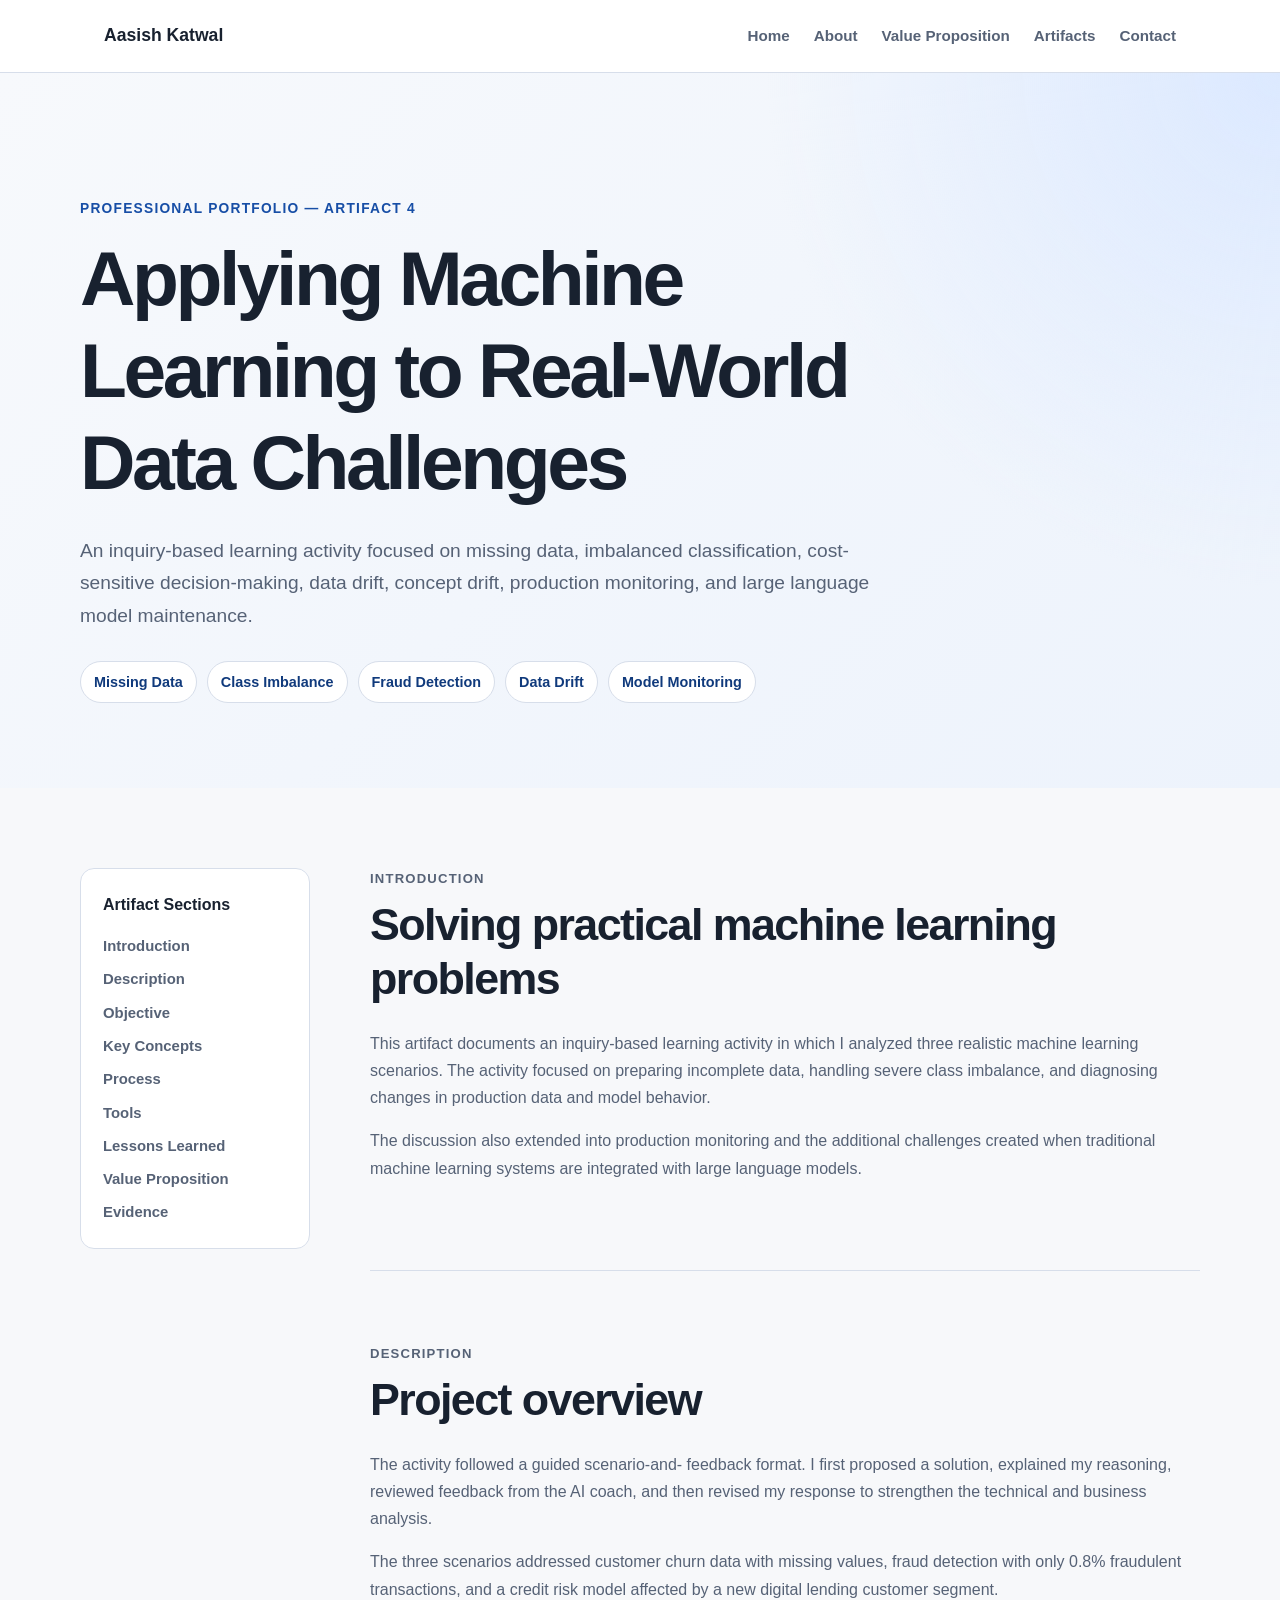
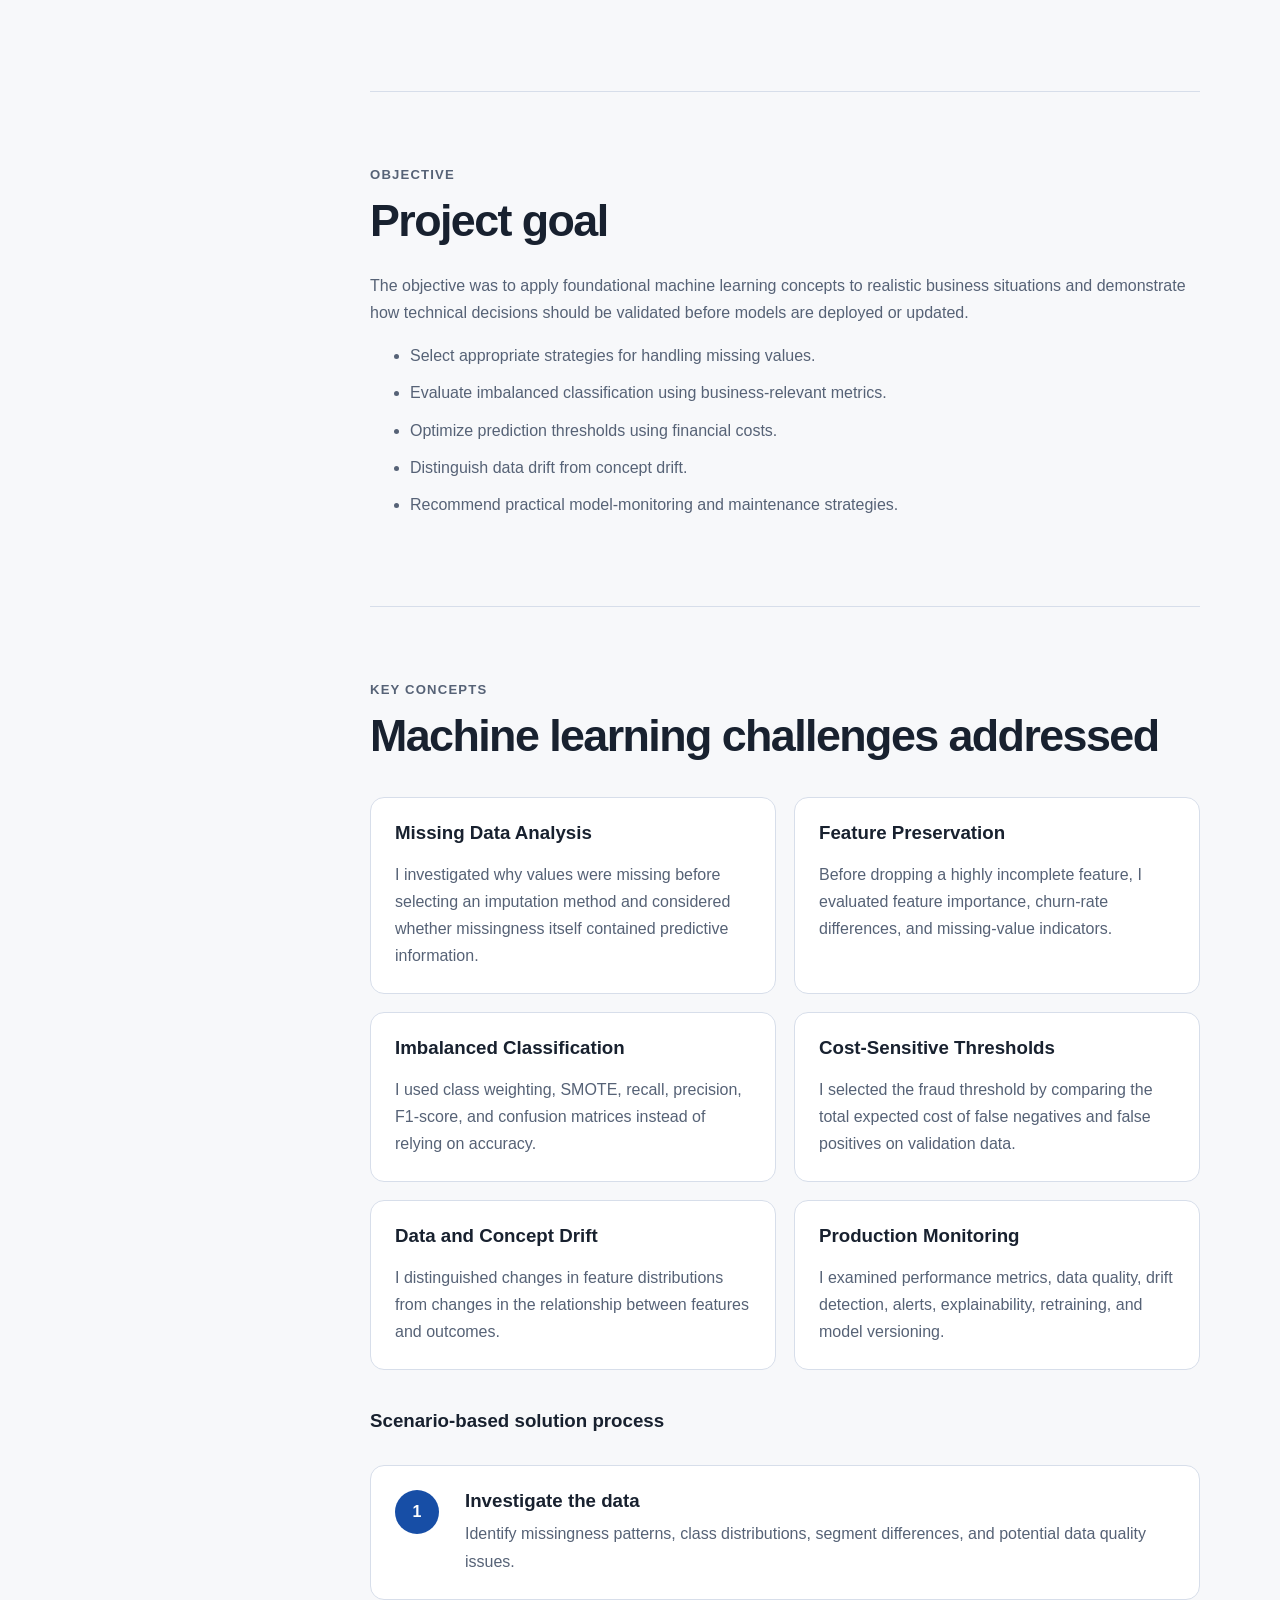
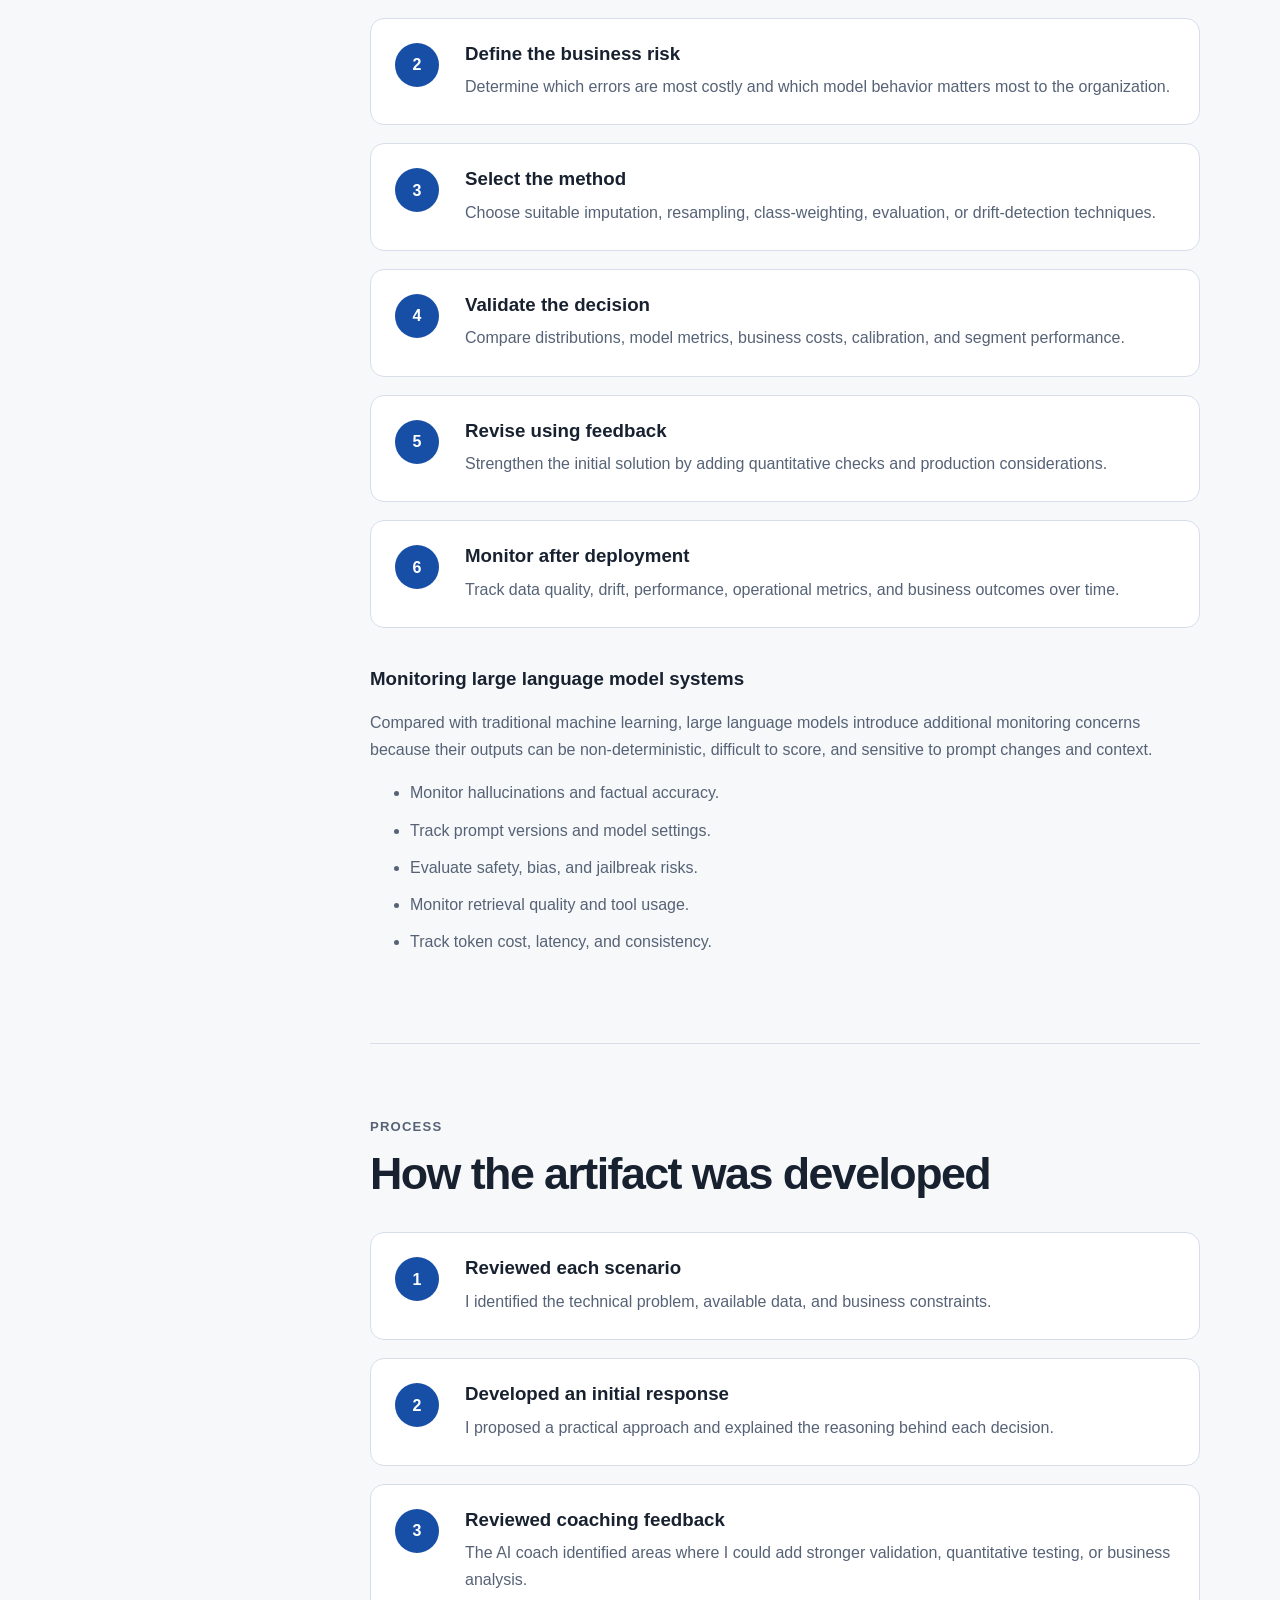
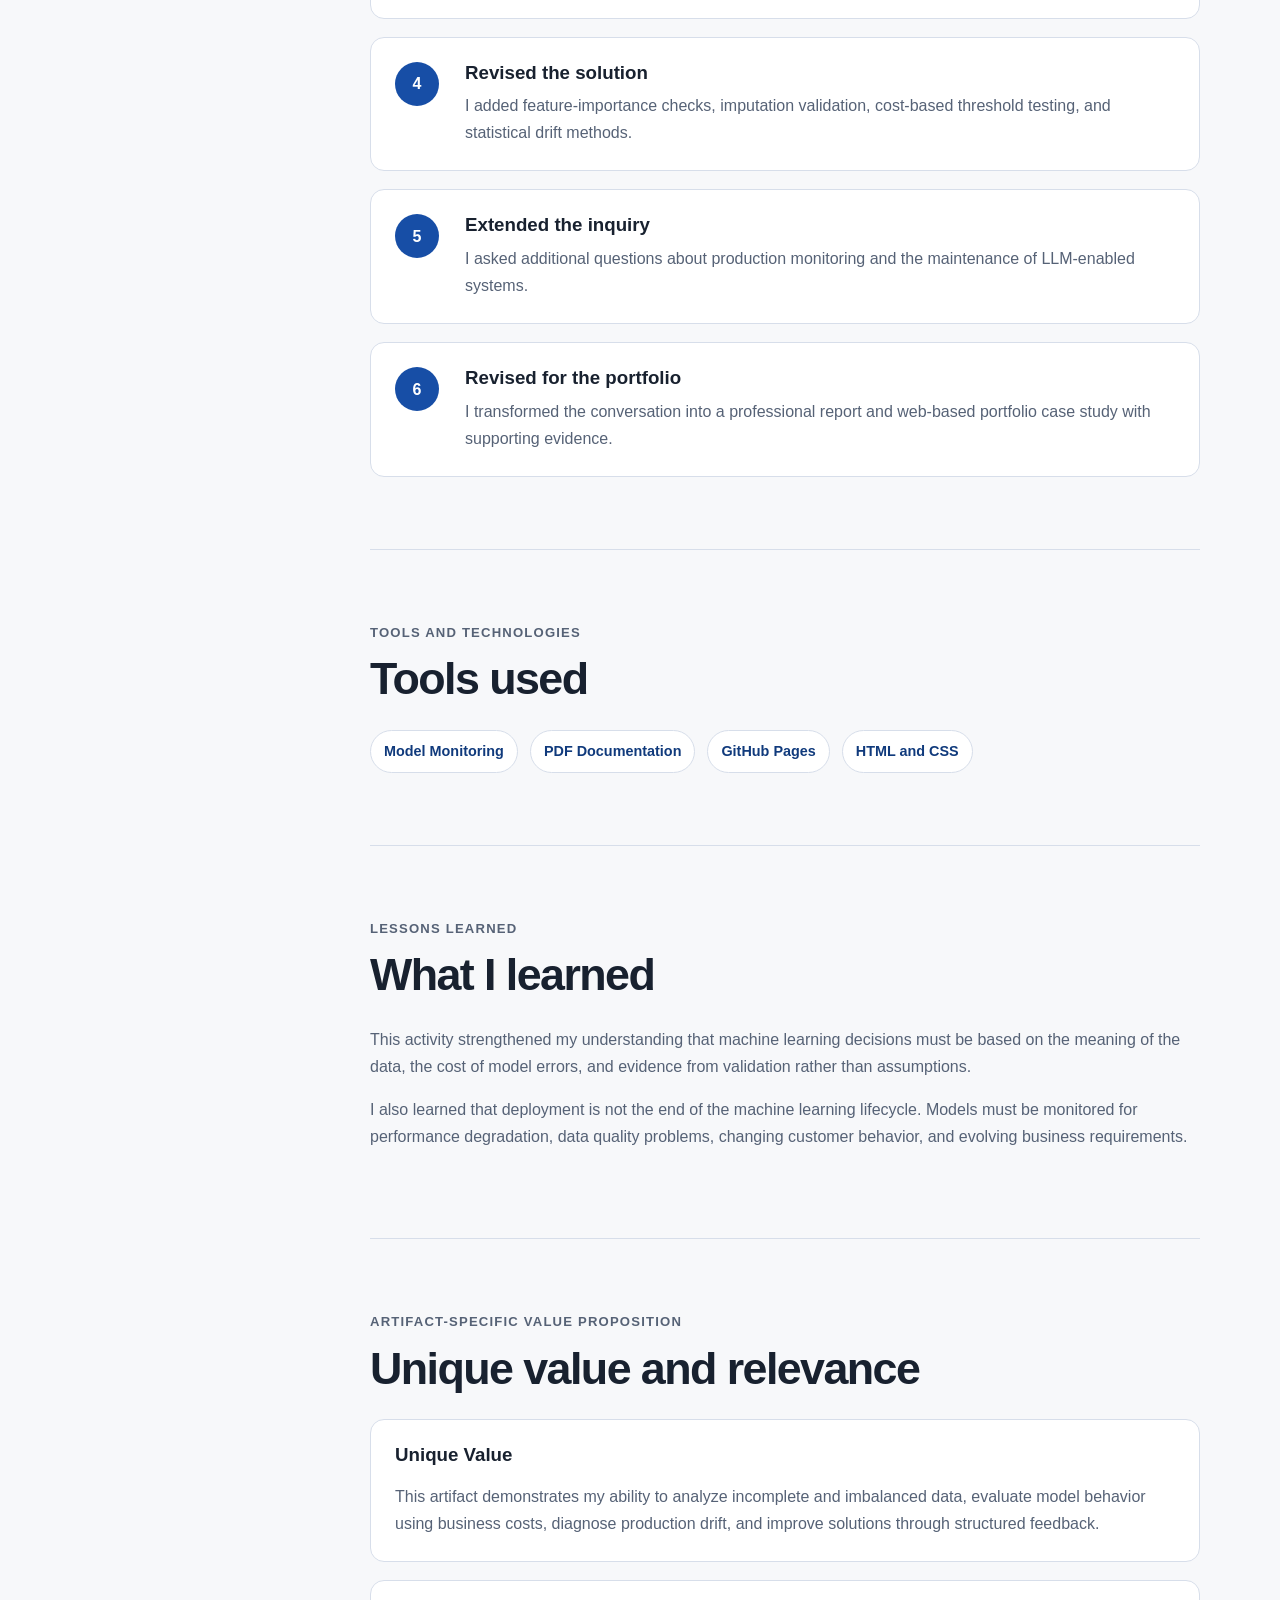
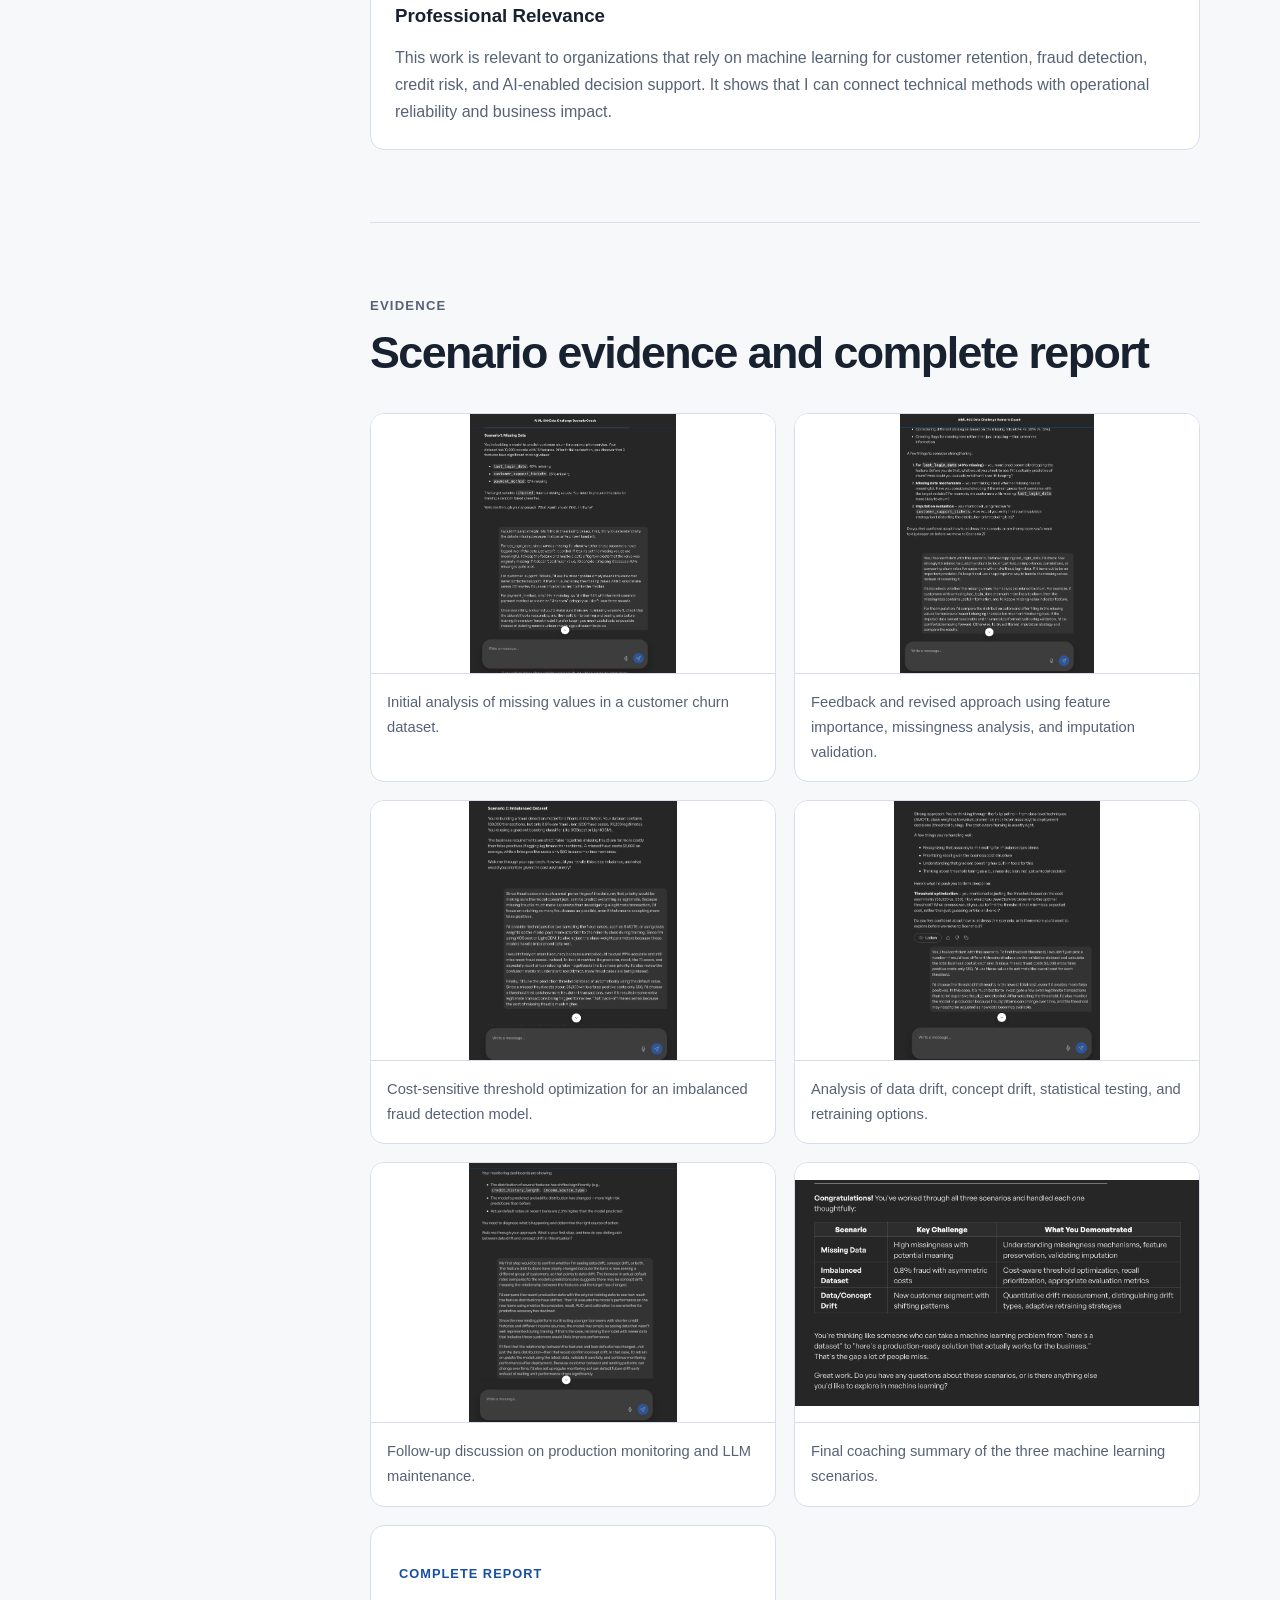
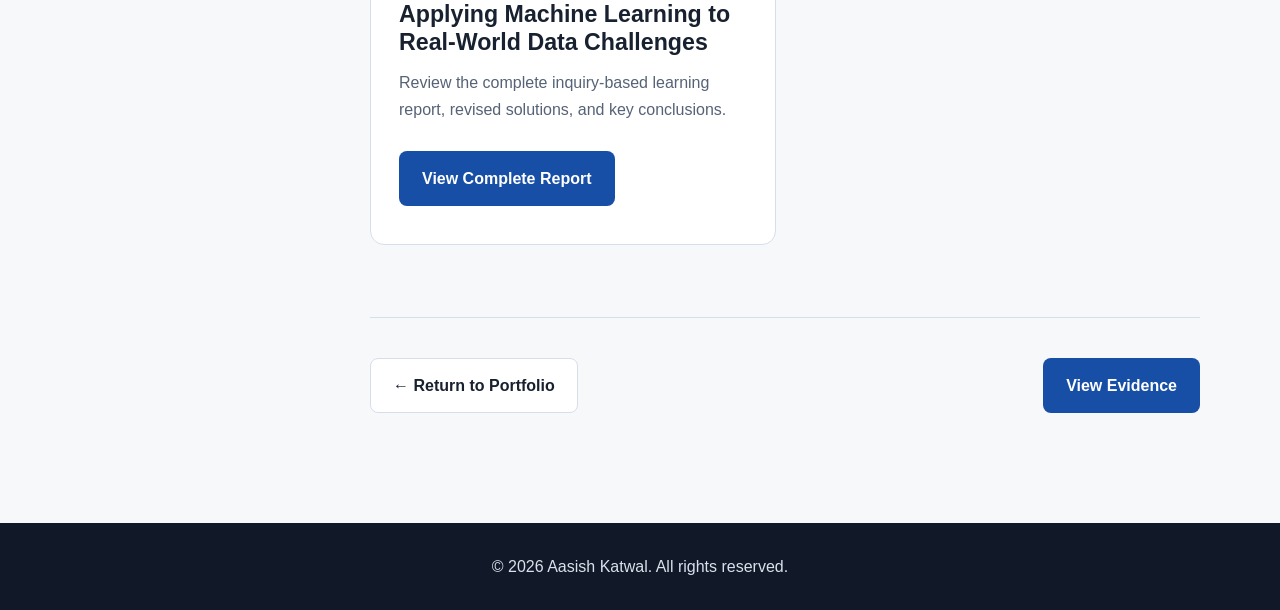
<file: artifact-4.html>
<!DOCTYPE html>
<html lang="en">
<head>
    <meta charset="UTF-8">

    <meta
        name="viewport"
        content="width=device-width, initial-scale=1.0"
    >

    <meta
        name="description"
        content="Applying Machine Learning to Real-World Data Challenges portfolio artifact by Aasish Katwal."
    >

    <title>
        Applying Machine Learning to Real-World Data Challenges | Aasish Katwal
    </title>

    <link rel="stylesheet" href="styles.css">
</head>

<body>
    <header class="site-header">
        <nav class="navigation" aria-label="Main navigation">
            <a class="logo" href="index.html">Aasish Katwal</a>

            <div class="nav-links">
                <a href="index.html#home">Home</a>
                <a href="index.html#about">About</a>
                <a href="index.html#value">Value Proposition</a>
                <a href="index.html#artifacts">Artifacts</a>
                <a href="index.html#contact">Contact</a>
            </div>
        </nav>
    </header>

    <main>
        <section class="artifact-hero">
            <div class="artifact-page-container">
                <p class="eyebrow">
                    Professional Portfolio — Artifact 4
                </p>

                <h1>
                    Applying Machine Learning to Real-World Data Challenges
                </h1>

                <p class="artifact-lead">
                    An inquiry-based learning activity focused on missing data,
                    imbalanced classification, cost-sensitive decision-making,
                    data drift, concept drift, production monitoring, and
                    large language model maintenance.
                </p>

                <div class="artifact-tags">
                    <span>Missing Data</span>
                    <span>Class Imbalance</span>
                    <span>Fraud Detection</span>
                    <span>Data Drift</span>
                    <span>Model Monitoring</span>
                </div>
            </div>
        </section>

        <section class="artifact-content-section">
            <div class="artifact-page-container">
                <div class="artifact-layout">
                    <aside class="artifact-sidebar">
                        <nav aria-label="Artifact sections">
                            <p class="sidebar-title">
                                Artifact Sections
                            </p>

                            <a href="#introduction">Introduction</a>
                            <a href="#description">Description</a>
                            <a href="#objective">Objective</a>
                            <a href="#concepts">Key Concepts</a>
                            <a href="#process">Process</a>
                            <a href="#tools">Tools</a>
                            <a href="#lessons">Lessons Learned</a>
                            <a href="#value-proposition">
                                Value Proposition
                            </a>
                            <a href="#evidence">Evidence</a>
                        </nav>
                    </aside>

                    <article class="artifact-main">
                        <section
                            id="introduction"
                            class="artifact-section"
                        >
                            <p class="section-label">Introduction</p>

                            <h2>
                                Solving practical machine learning problems
                            </h2>

                            <p>
                                This artifact documents an inquiry-based
                                learning activity in which I analyzed three
                                realistic machine learning scenarios. The
                                activity focused on preparing incomplete data,
                                handling severe class imbalance, and diagnosing
                                changes in production data and model behavior.
                            </p>

                            <p>
                                The discussion also extended into production
                                monitoring and the additional challenges created
                                when traditional machine learning systems are
                                integrated with large language models.
                            </p>
                        </section>

                        <section
                            id="description"
                            class="artifact-section"
                        >
                            <p class="section-label">Description</p>

                            <h2>Project overview</h2>

                            <p>
                                The activity followed a guided scenario-and-
                                feedback format. I first proposed a solution,
                                explained my reasoning, reviewed feedback from
                                the AI coach, and then revised my response to
                                strengthen the technical and business analysis.
                            </p>

                            <p>
                                The three scenarios addressed customer churn
                                data with missing values, fraud detection with
                                only 0.8% fraudulent transactions, and a credit
                                risk model affected by a new digital lending
                                customer segment.
                            </p>
                        </section>

                        <section
                            id="objective"
                            class="artifact-section"
                        >
                            <p class="section-label">Objective</p>

                            <h2>Project goal</h2>

                            <p>
                                The objective was to apply foundational machine
                                learning concepts to realistic business
                                situations and demonstrate how technical
                                decisions should be validated before models are
                                deployed or updated.
                            </p>

                            <ul class="artifact-list">
                                <li>
                                    Select appropriate strategies for handling
                                    missing values.
                                </li>

                                <li>
                                    Evaluate imbalanced classification using
                                    business-relevant metrics.
                                </li>

                                <li>
                                    Optimize prediction thresholds using
                                    financial costs.
                                </li>

                                <li>
                                    Distinguish data drift from concept drift.
                                </li>

                                <li>
                                    Recommend practical model-monitoring and
                                    maintenance strategies.
                                </li>
                            </ul>
                        </section>

                        <section
                            id="concepts"
                            class="artifact-section"
                        >
                            <p class="section-label">Key Concepts</p>

                            <h2>Machine learning challenges addressed</h2>

                            <div class="feature-grid">
                                <div class="feature-card">
                                    <h3>Missing Data Analysis</h3>

                                    <p>
                                        I investigated why values were missing
                                        before selecting an imputation method
                                        and considered whether missingness itself
                                        contained predictive information.
                                    </p>
                                </div>

                                <div class="feature-card">
                                    <h3>Feature Preservation</h3>

                                    <p>
                                        Before dropping a highly incomplete
                                        feature, I evaluated feature importance,
                                        churn-rate differences, and missing-value
                                        indicators.
                                    </p>
                                </div>

                                <div class="feature-card">
                                    <h3>Imbalanced Classification</h3>

                                    <p>
                                        I used class weighting, SMOTE, recall,
                                        precision, F1-score, and confusion
                                        matrices instead of relying on accuracy.
                                    </p>
                                </div>

                                <div class="feature-card">
                                    <h3>Cost-Sensitive Thresholds</h3>

                                    <p>
                                        I selected the fraud threshold by
                                        comparing the total expected cost of
                                        false negatives and false positives on
                                        validation data.
                                    </p>
                                </div>

                                <div class="feature-card">
                                    <h3>Data and Concept Drift</h3>

                                    <p>
                                        I distinguished changes in feature
                                        distributions from changes in the
                                        relationship between features and
                                        outcomes.
                                    </p>
                                </div>

                                <div class="feature-card">
                                    <h3>Production Monitoring</h3>

                                    <p>
                                        I examined performance metrics, data
                                        quality, drift detection, alerts,
                                        explainability, retraining, and model
                                        versioning.
                                    </p>
                                </div>
                            </div>

                            <h3 class="subsection-heading">
                                Scenario-based solution process
                            </h3>

                            <div class="process-list">
                                <div class="process-item">
                                    <div class="process-number">1</div>
                                    <div>
                                        <h3>Investigate the data</h3>
                                        <p>
                                            Identify missingness patterns,
                                            class distributions, segment
                                            differences, and potential data
                                            quality issues.
                                        </p>
                                    </div>
                                </div>

                                <div class="process-item">
                                    <div class="process-number">2</div>
                                    <div>
                                        <h3>Define the business risk</h3>
                                        <p>
                                            Determine which errors are most
                                            costly and which model behavior
                                            matters most to the organization.
                                        </p>
                                    </div>
                                </div>

                                <div class="process-item">
                                    <div class="process-number">3</div>
                                    <div>
                                        <h3>Select the method</h3>
                                        <p>
                                            Choose suitable imputation,
                                            resampling, class-weighting,
                                            evaluation, or drift-detection
                                            techniques.
                                        </p>
                                    </div>
                                </div>

                                <div class="process-item">
                                    <div class="process-number">4</div>
                                    <div>
                                        <h3>Validate the decision</h3>
                                        <p>
                                            Compare distributions, model
                                            metrics, business costs, calibration,
                                            and segment performance.
                                        </p>
                                    </div>
                                </div>

                                <div class="process-item">
                                    <div class="process-number">5</div>
                                    <div>
                                        <h3>Revise using feedback</h3>
                                        <p>
                                            Strengthen the initial solution by
                                            adding quantitative checks and
                                            production considerations.
                                        </p>
                                    </div>
                                </div>

                                <div class="process-item">
                                    <div class="process-number">6</div>
                                    <div>
                                        <h3>Monitor after deployment</h3>
                                        <p>
                                            Track data quality, drift,
                                            performance, operational metrics,
                                            and business outcomes over time.
                                        </p>
                                    </div>
                                </div>
                            </div>

                            <h3 class="subsection-heading">
                                Monitoring large language model systems
                            </h3>

                            <p>
                                Compared with traditional machine learning,
                                large language models introduce additional
                                monitoring concerns because their outputs can be
                                non-deterministic, difficult to score, and
                                sensitive to prompt changes and context.
                            </p>

                            <ul class="artifact-list">
                                <li>Monitor hallucinations and factual accuracy.</li>
                                <li>Track prompt versions and model settings.</li>
                                <li>Evaluate safety, bias, and jailbreak risks.</li>
                                <li>Monitor retrieval quality and tool usage.</li>
                                <li>Track token cost, latency, and consistency.</li>
                            </ul>
                        </section>

                        <section
                            id="process"
                            class="artifact-section"
                        >
                            <p class="section-label">Process</p>

                            <h2>How the artifact was developed</h2>

                            <div class="process-list">
                                <div class="process-item">
                                    <div class="process-number">1</div>

                                    <div>
                                        <h3>Reviewed each scenario</h3>

                                        <p>
                                            I identified the technical problem,
                                            available data, and business
                                            constraints.
                                        </p>
                                    </div>
                                </div>

                                <div class="process-item">
                                    <div class="process-number">2</div>

                                    <div>
                                        <h3>Developed an initial response</h3>

                                        <p>
                                            I proposed a practical approach and
                                            explained the reasoning behind each
                                            decision.
                                        </p>
                                    </div>
                                </div>

                                <div class="process-item">
                                    <div class="process-number">3</div>

                                    <div>
                                        <h3>Reviewed coaching feedback</h3>

                                        <p>
                                            The AI coach identified areas where
                                            I could add stronger validation,
                                            quantitative testing, or business
                                            analysis.
                                        </p>
                                    </div>
                                </div>

                                <div class="process-item">
                                    <div class="process-number">4</div>

                                    <div>
                                        <h3>Revised the solution</h3>

                                        <p>
                                            I added feature-importance checks,
                                            imputation validation, cost-based
                                            threshold testing, and statistical
                                            drift methods.
                                        </p>
                                    </div>
                                </div>

                                <div class="process-item">
                                    <div class="process-number">5</div>

                                    <div>
                                        <h3>Extended the inquiry</h3>

                                        <p>
                                            I asked additional questions about
                                            production monitoring and the
                                            maintenance of LLM-enabled systems.
                                        </p>
                                    </div>
                                </div>

                                <div class="process-item">
                                    <div class="process-number">6</div>

                                    <div>
                                        <h3>Revised for the portfolio</h3>

                                        <p>
                                            I transformed the conversation into
                                            a professional report and web-based
                                            portfolio case study with supporting
                                            evidence.
                                        </p>
                                    </div>
                                </div>
                            </div>
                        </section>

                        <section
                            id="tools"
                            class="artifact-section"
                        >
                            <p class="section-label">
                                Tools and Technologies
                            </p>

                            <h2>Tools used</h2>

                            <div class="technology-list">
                                <span>Model Monitoring</span>
                                <span>PDF Documentation</span>
                                <span>GitHub Pages</span>
                                <span>HTML and CSS</span>
                            </div>
                        </section>

                        <section
                            id="lessons"
                            class="artifact-section"
                        >
                            <p class="section-label">Lessons Learned</p>

                            <h2>What I learned</h2>

                            <p>
                                This activity strengthened my understanding
                                that machine learning decisions must be based
                                on the meaning of the data, the cost of model
                                errors, and evidence from validation rather
                                than assumptions.
                            </p>

                            <p>
                                I also learned that deployment is not the end
                                of the machine learning lifecycle. Models must
                                be monitored for performance degradation, data
                                quality problems, changing customer behavior,
                                and evolving business requirements.
                            </p>
                        </section>

                        <section
                            id="value-proposition"
                            class="artifact-section"
                        >
                            <p class="section-label">
                                Artifact-Specific Value Proposition
                            </p>

                            <h2>Unique value and relevance</h2>

                            <div class="value-box">
                                <h3>Unique Value</h3>

                                <p>
                                    This artifact demonstrates my ability to
                                    analyze incomplete and imbalanced data,
                                    evaluate model behavior using business
                                    costs, diagnose production drift, and
                                    improve solutions through structured
                                    feedback.
                                </p>
                            </div>

                            <div class="value-box">
                                <h3>Professional Relevance</h3>

                                <p>
                                    This work is relevant to organizations that
                                    rely on machine learning for customer
                                    retention, fraud detection, credit risk,
                                    and AI-enabled decision support. It shows
                                    that I can connect technical methods with
                                    operational reliability and business impact.
                                </p>
                            </div>
                        </section>

                        <section
                            id="evidence"
                            class="artifact-section"
                        >
                            <p class="section-label">Evidence</p>

                            <h2>Scenario evidence and complete report</h2>

                            <div class="evidence-grid">
                                <figure class="evidence-item">
                                    <a
                                        href="assets/evidence/artifact-4/artifact4-scenario1-initial.png"
                                        target="_blank"
                                        rel="noopener noreferrer"
                                    >
                                        <img
                                            src="assets/evidence/artifact-4/artifact4-scenario1-initial.png"
                                            alt="Initial missing data scenario response"
                                            loading="lazy"
                                        >
                                    </a>

                                    <figcaption>
                                        Initial analysis of missing values in a
                                        customer churn dataset.
                                    </figcaption>
                                </figure>

                                <figure class="evidence-item">
                                    <a
                                        href="assets/evidence/artifact-4/artifact4-scenario1-revision.png"
                                        target="_blank"
                                        rel="noopener noreferrer"
                                    >
                                        <img
                                            src="assets/evidence/artifact-4/artifact4-scenario1-revision.png"
                                            alt="Missing data feedback and revised response"
                                            loading="lazy"
                                        >
                                    </a>

                                    <figcaption>
                                        Feedback and revised approach using
                                        feature importance, missingness analysis,
                                        and imputation validation.
                                    </figcaption>
                                </figure>

                                <figure class="evidence-item">
                                    <a
                                        href="assets/evidence/artifact-4/artifact4-scenario2-cost-threshold.png"
                                        target="_blank"
                                        rel="noopener noreferrer"
                                    >
                                        <img
                                            src="assets/evidence/artifact-4/artifact4-scenario2-cost-threshold.png"
                                            alt="Cost-sensitive fraud detection threshold discussion"
                                            loading="lazy"
                                        >
                                    </a>

                                    <figcaption>
                                        Cost-sensitive threshold optimization
                                        for an imbalanced fraud detection model.
                                    </figcaption>
                                </figure>

                                <figure class="evidence-item">
                                    <a
                                        href="assets/evidence/artifact-4/artifact4-scenario3-drift-analysis.png"
                                        target="_blank"
                                        rel="noopener noreferrer"
                                    >
                                        <img
                                            src="assets/evidence/artifact-4/artifact4-scenario3-drift-analysis.png"
                                            alt="Data drift and concept drift analysis"
                                            loading="lazy"
                                        >
                                    </a>

                                    <figcaption>
                                        Analysis of data drift, concept drift,
                                        statistical testing, and retraining
                                        options.
                                    </figcaption>
                                </figure>

                                <figure class="evidence-item">
                                    <a
                                        href="assets/evidence/artifact-4/artifact4-monitoring-discussion.png"
                                        target="_blank"
                                        rel="noopener noreferrer"
                                    >
                                        <img
                                            src="assets/evidence/artifact-4/artifact4-monitoring-discussion.png"
                                            alt="Production and LLM monitoring discussion"
                                            loading="lazy"
                                        >
                                    </a>

                                    <figcaption>
                                        Follow-up discussion on production
                                        monitoring and LLM maintenance.
                                    </figcaption>
                                </figure>

                                <figure class="evidence-item">
                                    <a
                                        href="assets/evidence/artifact-4/artifact4-completion-summary.png"
                                        target="_blank"
                                        rel="noopener noreferrer"
                                    >
                                        <img
                                            src="assets/evidence/artifact-4/artifact4-completion-summary.png"
                                            alt="Final AI coaching completion summary"
                                            loading="lazy"
                                        >
                                    </a>

                                    <figcaption>
                                        Final coaching summary of the three
                                        machine learning scenarios.
                                    </figcaption>
                                </figure>

                                <div class="documentation-card">
                                    <p class="documentation-label">
                                        Complete Report
                                    </p>

                                    <h3>
                                        Applying Machine Learning to Real-World
                                        Data Challenges
                                    </h3>

                                    <p>
                                        Review the complete inquiry-based
                                        learning report, revised solutions, and
                                        key conclusions.
                                    </p>

                                    <a
                                        class="button primary-button"
                                        href="assets/evidence/artifact-4/Aasish_Katwal_Applying_Machine_Learning_to_Real_World_Data_Challenges.pdf"
                                        target="_blank"
                                        rel="noopener noreferrer"
                                    >
                                        View Complete Report
                                    </a>
                                </div>
                            </div>
                        </section>

                        <div class="artifact-navigation">
                            <a
                                class="button secondary-button"
                                href="index.html#artifacts"
                            >
                                ← Return to Portfolio
                            </a>

                            <a
                                class="button primary-button"
                                href="#evidence"
                            >
                                View Evidence
                            </a>
                        </div>
                    </article>
                </div>
            </div>
        </section>
    </main>

    <footer class="site-footer">
        <p>&copy; 2026 Aasish Katwal. All rights reserved.</p>
    </footer>
</body>
</html>
</file>
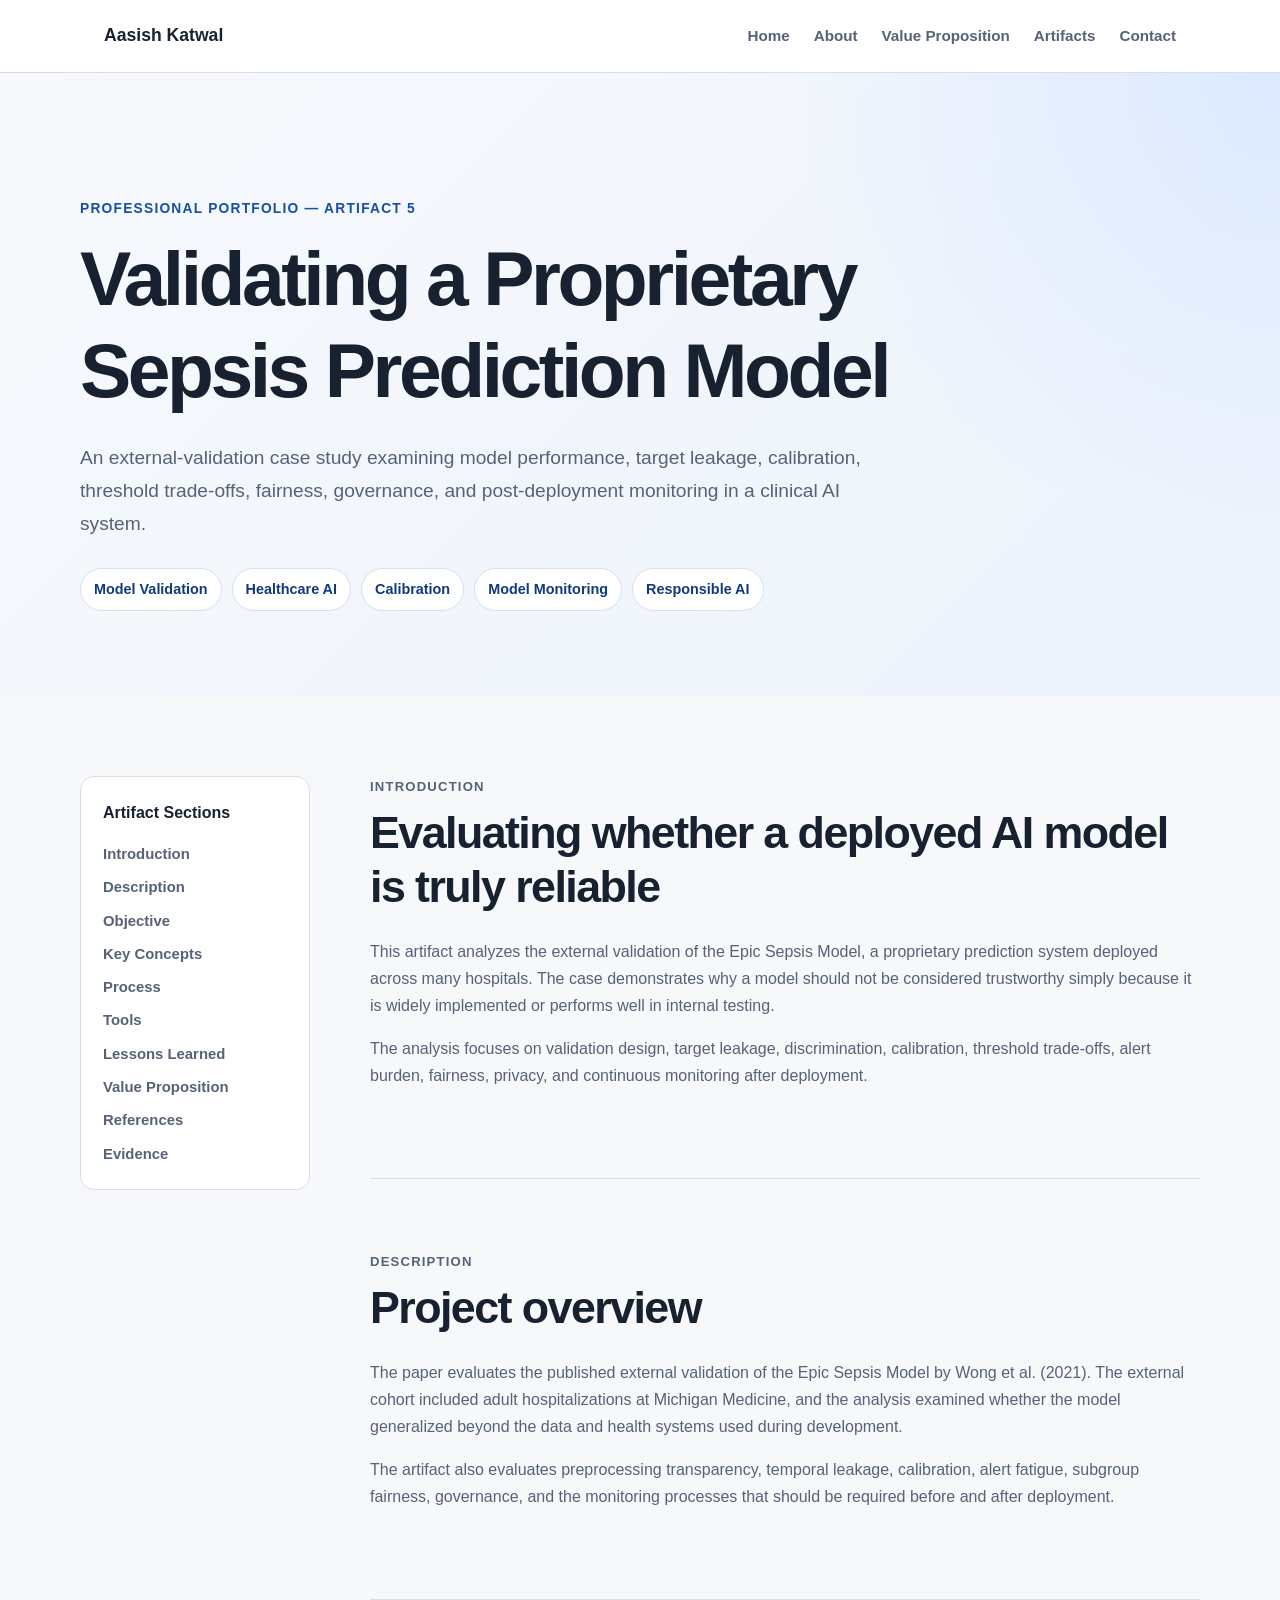
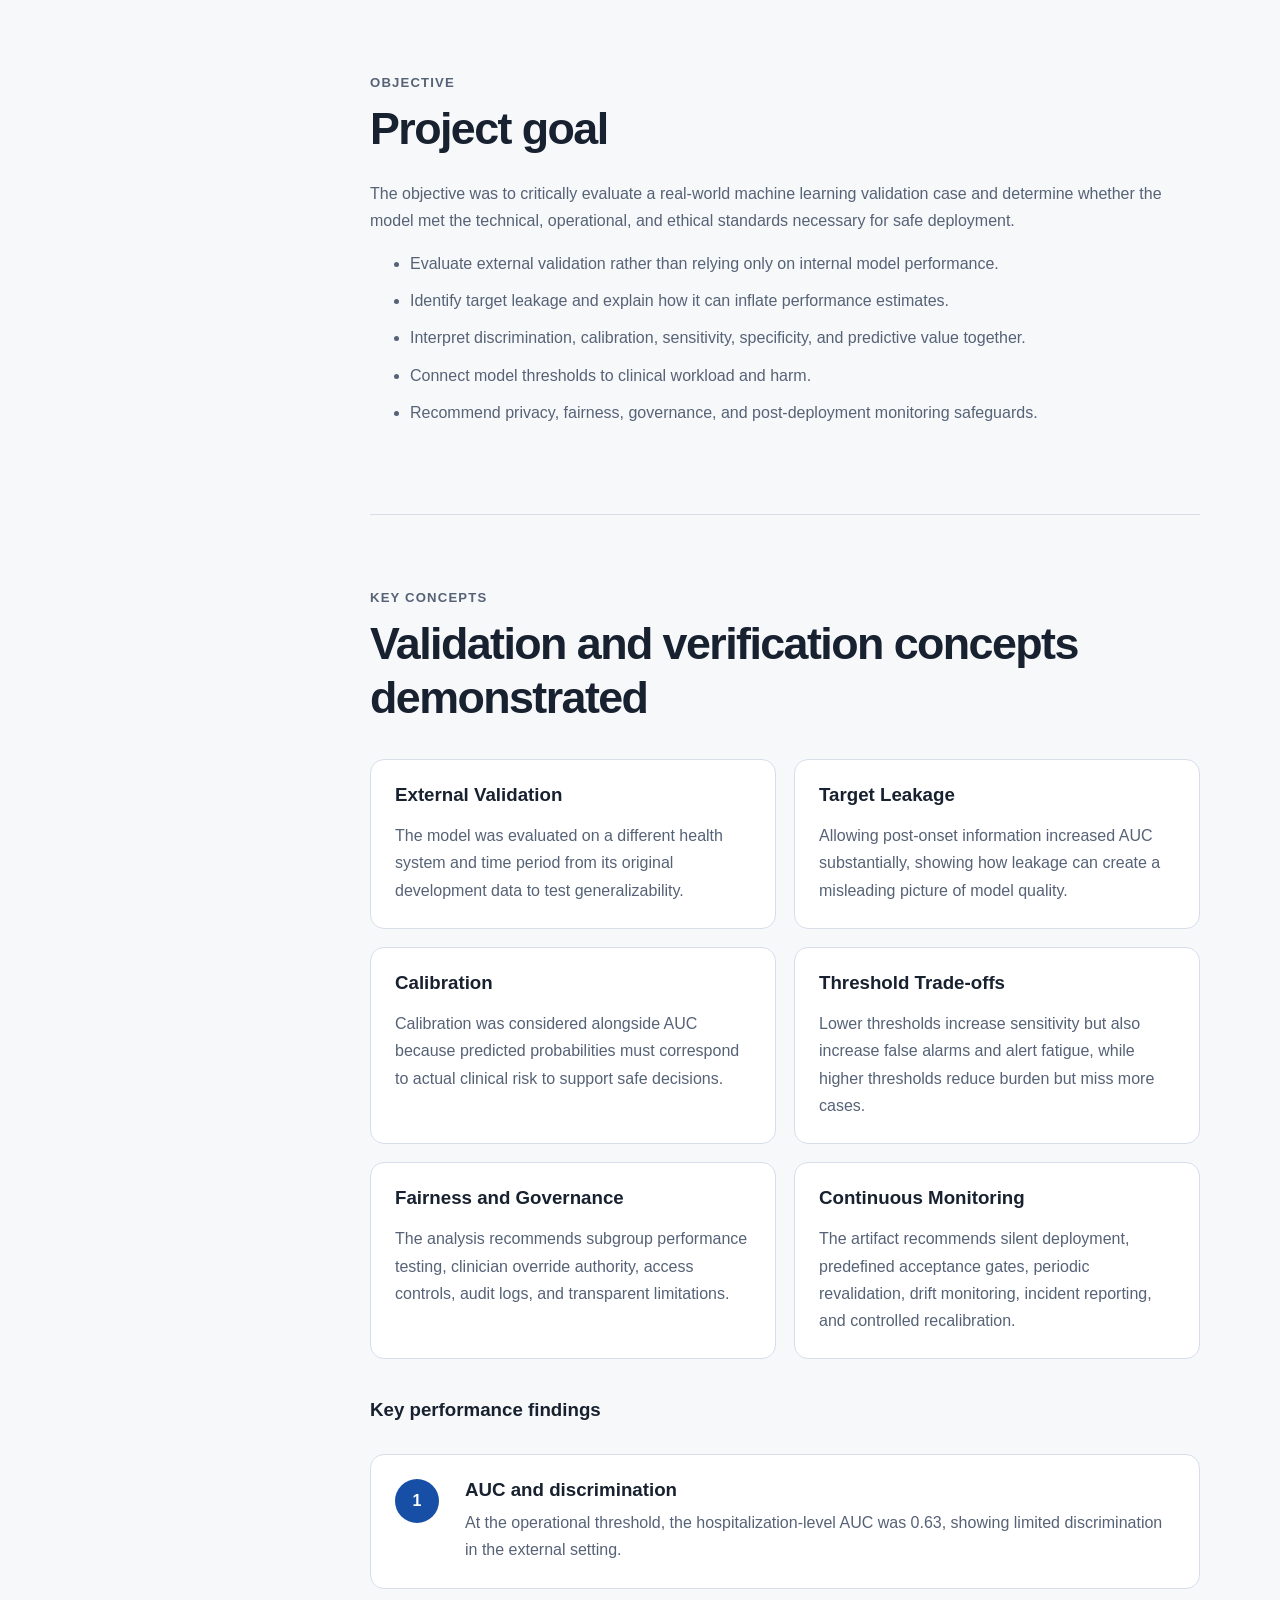
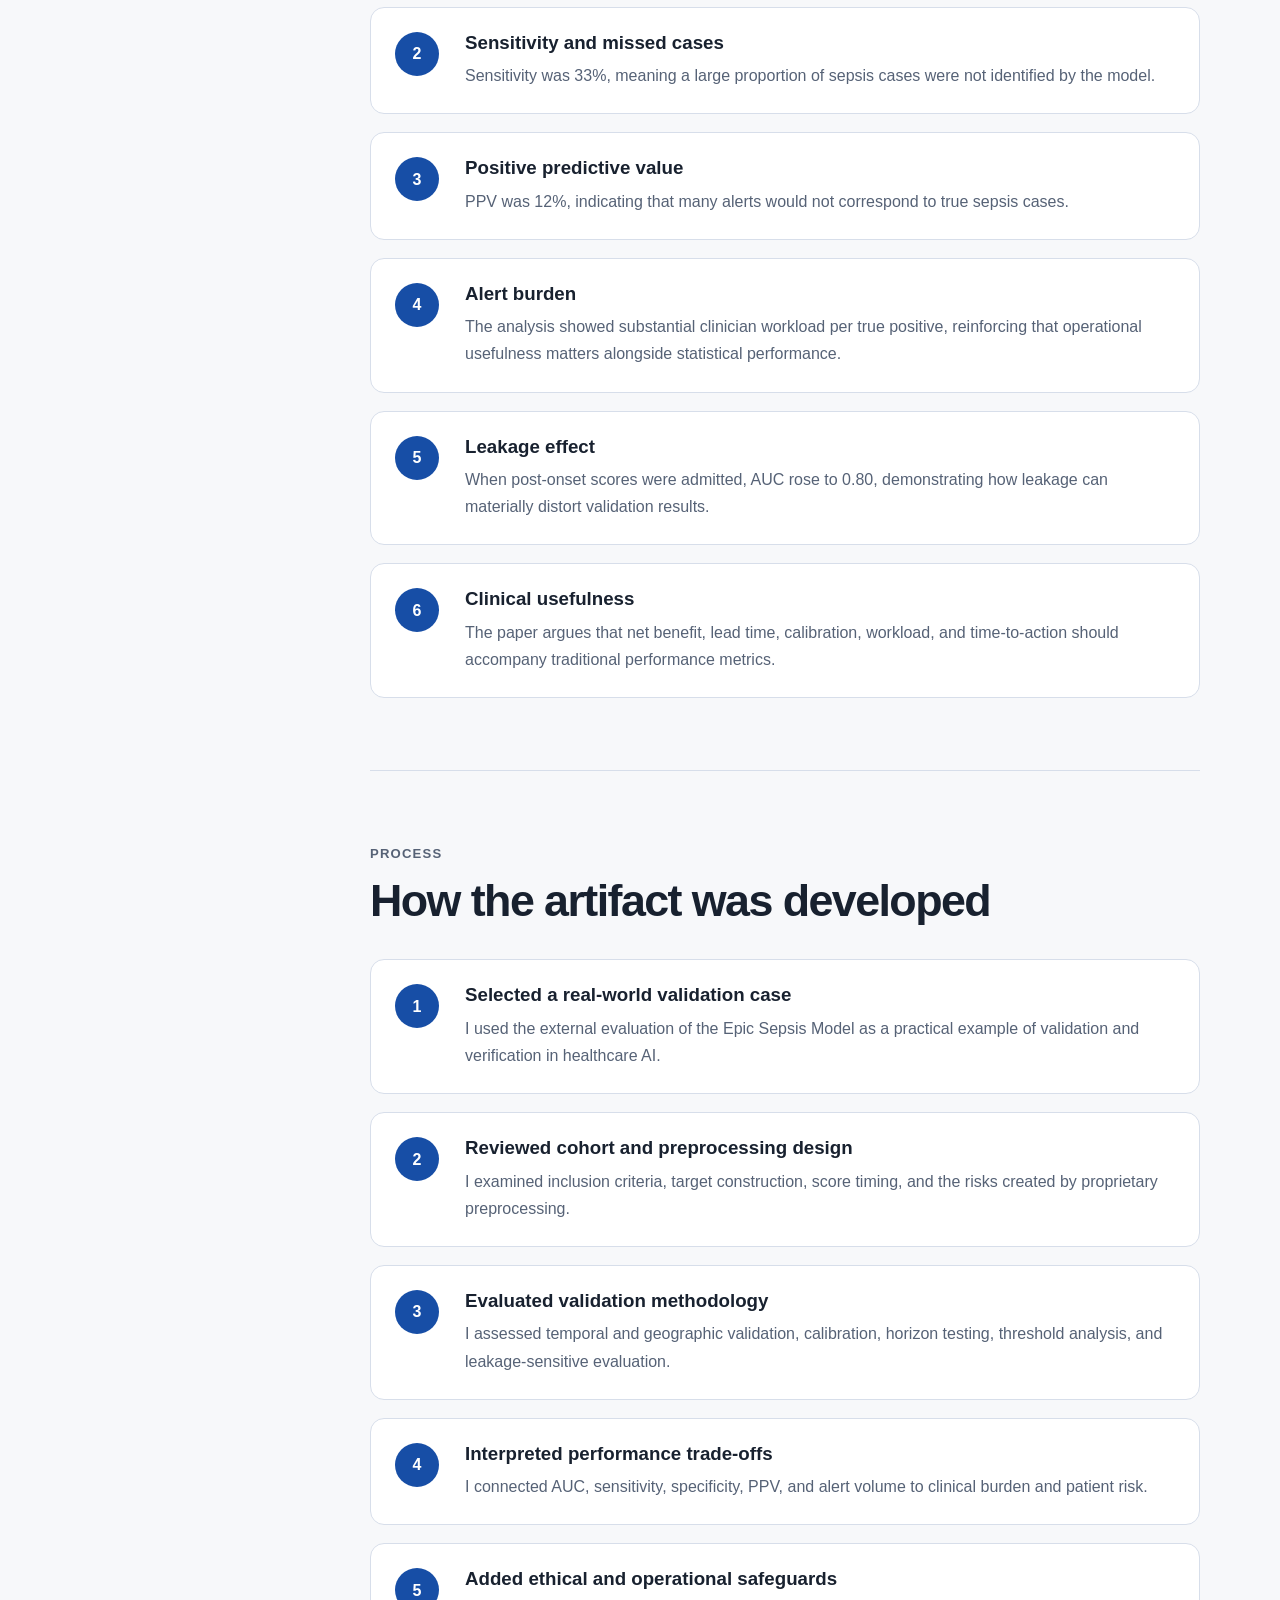
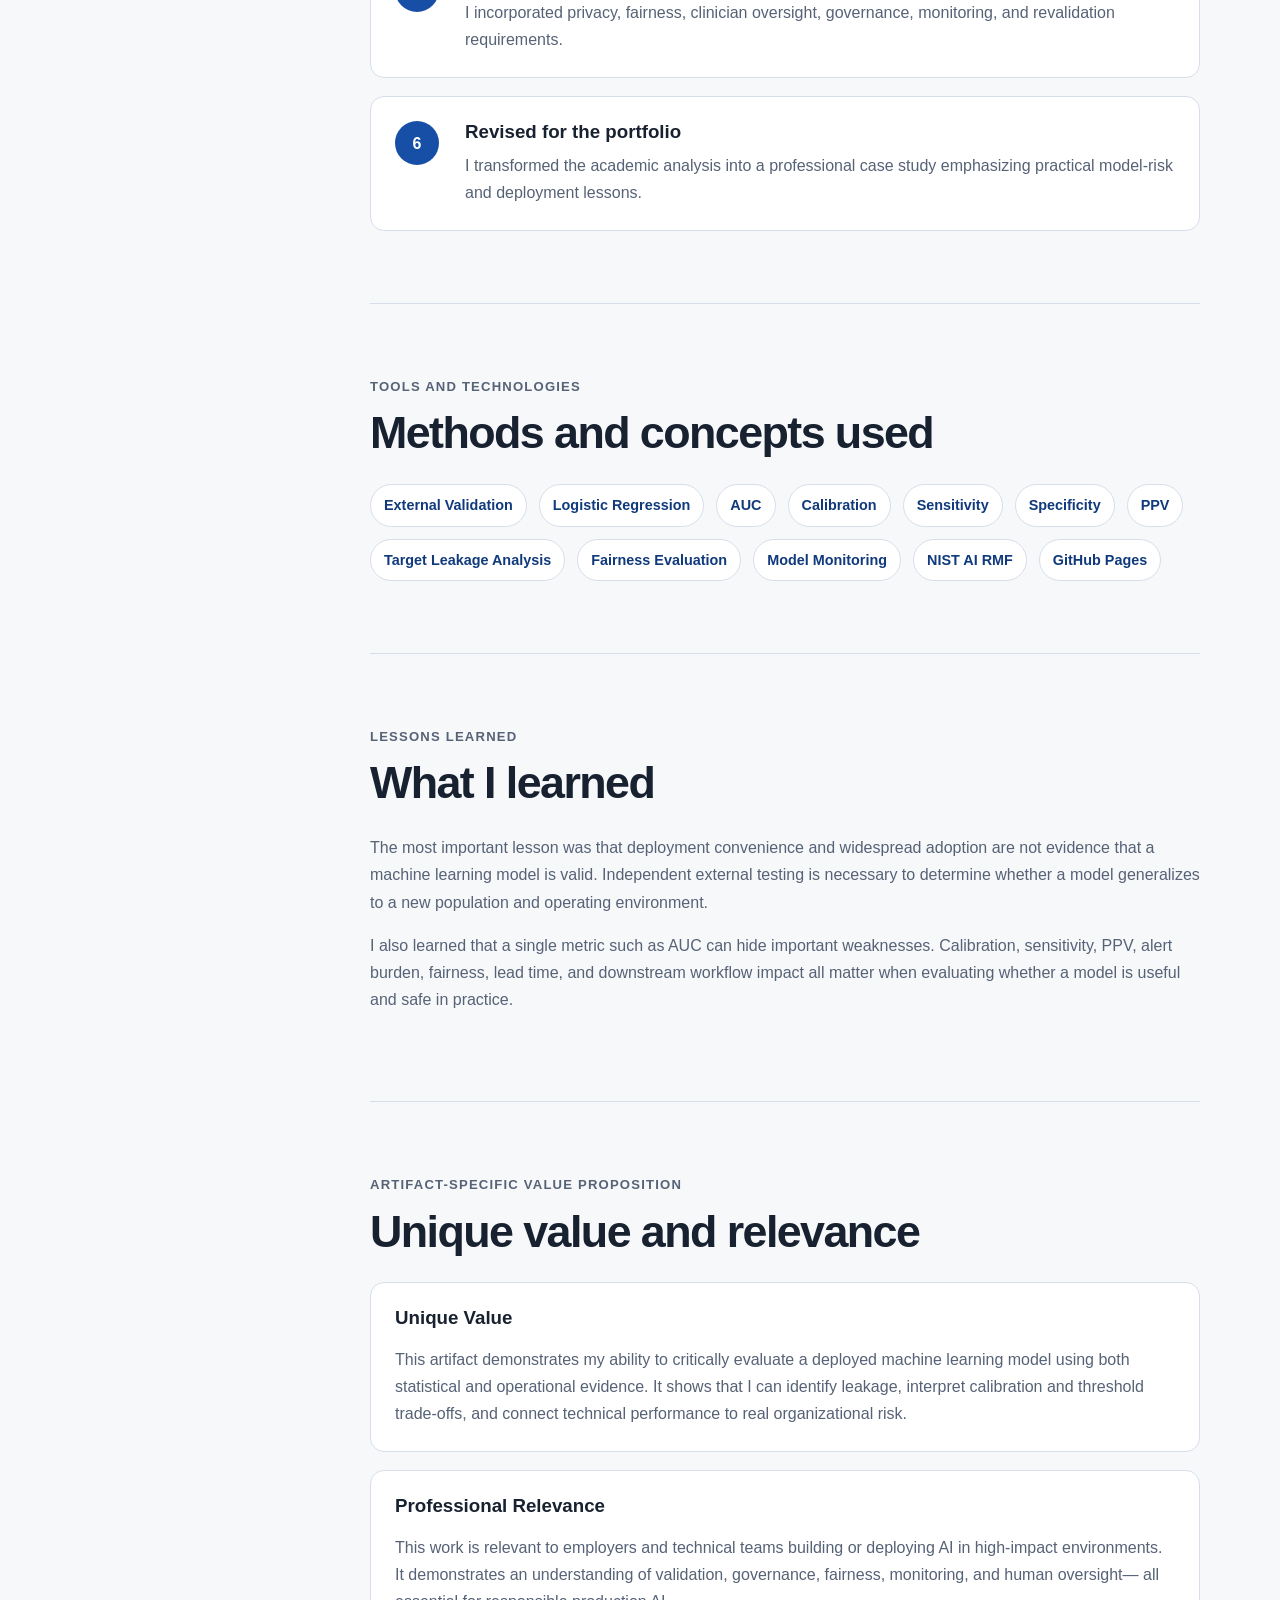
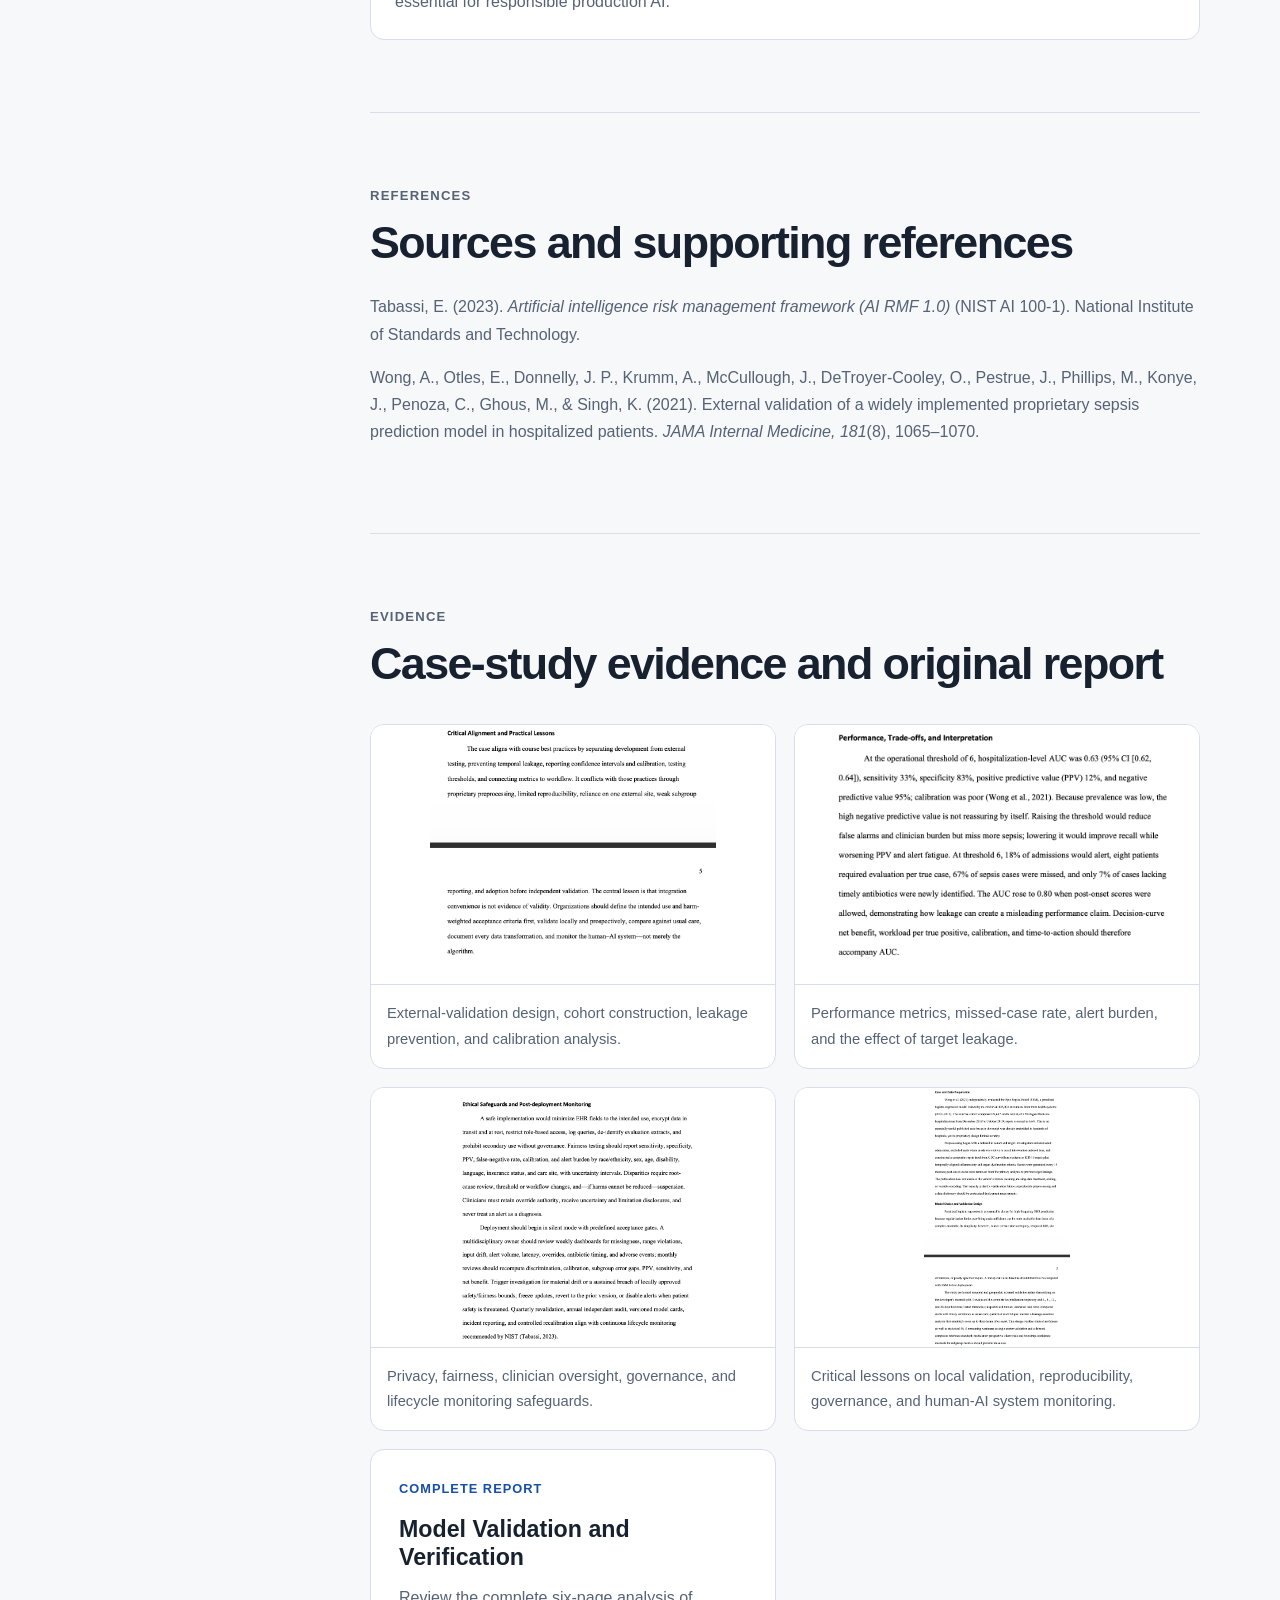
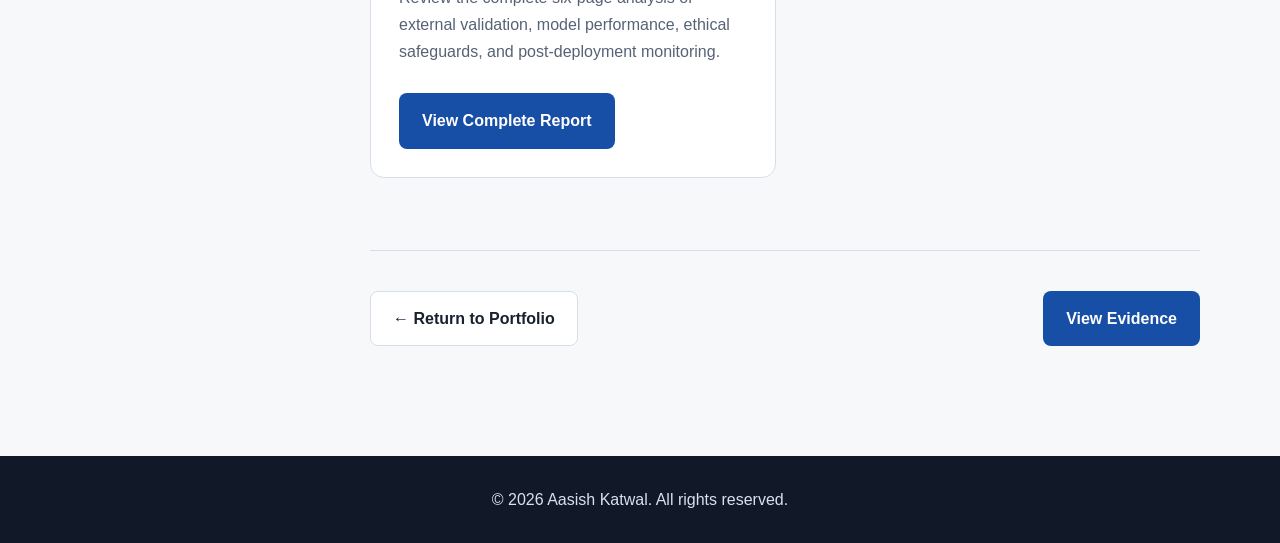
<file: artifact-5.html>
<!DOCTYPE html>
<html lang="en">
<head>
    <meta charset="UTF-8">
    <meta name="viewport" content="width=device-width, initial-scale=1.0">
    <meta name="description" content="Validating a Proprietary Sepsis Prediction Model portfolio artifact by Aasish Katwal.">
    <title>Validating a Proprietary Sepsis Prediction Model | Aasish Katwal</title>
    <link rel="stylesheet" href="styles.css">
</head>
<body>
    <header class="site-header">
        <nav class="navigation" aria-label="Main navigation">
            <a class="logo" href="index.html">Aasish Katwal</a>
            <div class="nav-links">
                <a href="index.html#home">Home</a>
                <a href="index.html#about">About</a>
                <a href="index.html#value">Value Proposition</a>
                <a href="index.html#artifacts">Artifacts</a>
                <a href="index.html#contact">Contact</a>
            </div>
        </nav>
    </header>

    <main>
        <section class="artifact-hero">
            <div class="artifact-page-container">
                <p class="eyebrow">Professional Portfolio — Artifact 5</p>
                <h1>Validating a Proprietary Sepsis Prediction Model</h1>
                <p class="artifact-lead">
                    An external-validation case study examining model performance,
                    target leakage, calibration, threshold trade-offs, fairness,
                    governance, and post-deployment monitoring in a clinical AI system.
                </p>
                <div class="artifact-tags">
                    <span>Model Validation</span>
                    <span>Healthcare AI</span>
                    <span>Calibration</span>
                    <span>Model Monitoring</span>
                    <span>Responsible AI</span>
                </div>
            </div>
        </section>

        <section class="artifact-content-section">
            <div class="artifact-page-container">
                <div class="artifact-layout">
                    <aside class="artifact-sidebar">
                        <nav aria-label="Artifact sections">
                            <p class="sidebar-title">Artifact Sections</p>
                            <a href="#introduction">Introduction</a>
                            <a href="#description">Description</a>
                            <a href="#objective">Objective</a>
                            <a href="#concepts">Key Concepts</a>
                            <a href="#process">Process</a>
                            <a href="#tools">Tools</a>
                            <a href="#lessons">Lessons Learned</a>
                            <a href="#value-proposition">Value Proposition</a>
                            <a href="#references">References</a>
                            <a href="#evidence">Evidence</a>
                        </nav>
                    </aside>

                    <article class="artifact-main">
                        <section id="introduction" class="artifact-section">
                            <p class="section-label">Introduction</p>
                            <h2>Evaluating whether a deployed AI model is truly reliable</h2>
                            <p>
                                This artifact analyzes the external validation of the Epic
                                Sepsis Model, a proprietary prediction system deployed
                                across many hospitals. The case demonstrates why a model
                                should not be considered trustworthy simply because it is
                                widely implemented or performs well in internal testing.
                            </p>
                            <p>
                                The analysis focuses on validation design, target leakage,
                                discrimination, calibration, threshold trade-offs, alert
                                burden, fairness, privacy, and continuous monitoring after
                                deployment.
                            </p>
                        </section>

                        <section id="description" class="artifact-section">
                            <p class="section-label">Description</p>
                            <h2>Project overview</h2>
                            <p>
                                The paper evaluates the published external validation of
                                the Epic Sepsis Model by Wong et al. (2021). The external
                                cohort included adult hospitalizations at Michigan Medicine,
                                and the analysis examined whether the model generalized
                                beyond the data and health systems used during development.
                            </p>
                            <p>
                                The artifact also evaluates preprocessing transparency,
                                temporal leakage, calibration, alert fatigue, subgroup
                                fairness, governance, and the monitoring processes that
                                should be required before and after deployment.
                            </p>
                        </section>

                        <section id="objective" class="artifact-section">
                            <p class="section-label">Objective</p>
                            <h2>Project goal</h2>
                            <p>
                                The objective was to critically evaluate a real-world
                                machine learning validation case and determine whether the
                                model met the technical, operational, and ethical standards
                                necessary for safe deployment.
                            </p>
                            <ul class="artifact-list">
                                <li>Evaluate external validation rather than relying only on internal model performance.</li>
                                <li>Identify target leakage and explain how it can inflate performance estimates.</li>
                                <li>Interpret discrimination, calibration, sensitivity, specificity, and predictive value together.</li>
                                <li>Connect model thresholds to clinical workload and harm.</li>
                                <li>Recommend privacy, fairness, governance, and post-deployment monitoring safeguards.</li>
                            </ul>
                        </section>

                        <section id="concepts" class="artifact-section">
                            <p class="section-label">Key Concepts</p>
                            <h2>Validation and verification concepts demonstrated</h2>

                            <div class="feature-grid">
                                <div class="feature-card">
                                    <h3>External Validation</h3>
                                    <p>The model was evaluated on a different health system and time period from its original development data to test generalizability.</p>
                                </div>
                                <div class="feature-card">
                                    <h3>Target Leakage</h3>
                                    <p>Allowing post-onset information increased AUC substantially, showing how leakage can create a misleading picture of model quality.</p>
                                </div>
                                <div class="feature-card">
                                    <h3>Calibration</h3>
                                    <p>Calibration was considered alongside AUC because predicted probabilities must correspond to actual clinical risk to support safe decisions.</p>
                                </div>
                                <div class="feature-card">
                                    <h3>Threshold Trade-offs</h3>
                                    <p>Lower thresholds increase sensitivity but also increase false alarms and alert fatigue, while higher thresholds reduce burden but miss more cases.</p>
                                </div>
                                <div class="feature-card">
                                    <h3>Fairness and Governance</h3>
                                    <p>The analysis recommends subgroup performance testing, clinician override authority, access controls, audit logs, and transparent limitations.</p>
                                </div>
                                <div class="feature-card">
                                    <h3>Continuous Monitoring</h3>
                                    <p>The artifact recommends silent deployment, predefined acceptance gates, periodic revalidation, drift monitoring, incident reporting, and controlled recalibration.</p>
                                </div>
                            </div>

                            <h3 class="subsection-heading">Key performance findings</h3>

                            <div class="process-list">
                                <div class="process-item">
                                    <div class="process-number">1</div>
                                    <div>
                                        <h3>AUC and discrimination</h3>
                                        <p>At the operational threshold, the hospitalization-level AUC was 0.63, showing limited discrimination in the external setting.</p>
                                    </div>
                                </div>
                                <div class="process-item">
                                    <div class="process-number">2</div>
                                    <div>
                                        <h3>Sensitivity and missed cases</h3>
                                        <p>Sensitivity was 33%, meaning a large proportion of sepsis cases were not identified by the model.</p>
                                    </div>
                                </div>
                                <div class="process-item">
                                    <div class="process-number">3</div>
                                    <div>
                                        <h3>Positive predictive value</h3>
                                        <p>PPV was 12%, indicating that many alerts would not correspond to true sepsis cases.</p>
                                    </div>
                                </div>
                                <div class="process-item">
                                    <div class="process-number">4</div>
                                    <div>
                                        <h3>Alert burden</h3>
                                        <p>The analysis showed substantial clinician workload per true positive, reinforcing that operational usefulness matters alongside statistical performance.</p>
                                    </div>
                                </div>
                                <div class="process-item">
                                    <div class="process-number">5</div>
                                    <div>
                                        <h3>Leakage effect</h3>
                                        <p>When post-onset scores were admitted, AUC rose to 0.80, demonstrating how leakage can materially distort validation results.</p>
                                    </div>
                                </div>
                                <div class="process-item">
                                    <div class="process-number">6</div>
                                    <div>
                                        <h3>Clinical usefulness</h3>
                                        <p>The paper argues that net benefit, lead time, calibration, workload, and time-to-action should accompany traditional performance metrics.</p>
                                    </div>
                                </div>
                            </div>
                        </section>

                        <section id="process" class="artifact-section">
                            <p class="section-label">Process</p>
                            <h2>How the artifact was developed</h2>

                            <div class="process-list">
                                <div class="process-item">
                                    <div class="process-number">1</div>
                                    <div>
                                        <h3>Selected a real-world validation case</h3>
                                        <p>I used the external evaluation of the Epic Sepsis Model as a practical example of validation and verification in healthcare AI.</p>
                                    </div>
                                </div>
                                <div class="process-item">
                                    <div class="process-number">2</div>
                                    <div>
                                        <h3>Reviewed cohort and preprocessing design</h3>
                                        <p>I examined inclusion criteria, target construction, score timing, and the risks created by proprietary preprocessing.</p>
                                    </div>
                                </div>
                                <div class="process-item">
                                    <div class="process-number">3</div>
                                    <div>
                                        <h3>Evaluated validation methodology</h3>
                                        <p>I assessed temporal and geographic validation, calibration, horizon testing, threshold analysis, and leakage-sensitive evaluation.</p>
                                    </div>
                                </div>
                                <div class="process-item">
                                    <div class="process-number">4</div>
                                    <div>
                                        <h3>Interpreted performance trade-offs</h3>
                                        <p>I connected AUC, sensitivity, specificity, PPV, and alert volume to clinical burden and patient risk.</p>
                                    </div>
                                </div>
                                <div class="process-item">
                                    <div class="process-number">5</div>
                                    <div>
                                        <h3>Added ethical and operational safeguards</h3>
                                        <p>I incorporated privacy, fairness, clinician oversight, governance, monitoring, and revalidation requirements.</p>
                                    </div>
                                </div>
                                <div class="process-item">
                                    <div class="process-number">6</div>
                                    <div>
                                        <h3>Revised for the portfolio</h3>
                                        <p>I transformed the academic analysis into a professional case study emphasizing practical model-risk and deployment lessons.</p>
                                    </div>
                                </div>
                            </div>
                        </section>

                        <section id="tools" class="artifact-section">
                            <p class="section-label">Tools and Technologies</p>
                            <h2>Methods and concepts used</h2>
                            <div class="technology-list">
                                <span>External Validation</span>
                                <span>Logistic Regression</span>
                                <span>AUC</span>
                                <span>Calibration</span>
                                <span>Sensitivity</span>
                                <span>Specificity</span>
                                <span>PPV</span>
                                <span>Target Leakage Analysis</span>
                                <span>Fairness Evaluation</span>
                                <span>Model Monitoring</span>
                                <span>NIST AI RMF</span>
                                <span>GitHub Pages</span>
                            </div>
                        </section>

                        <section id="lessons" class="artifact-section">
                            <p class="section-label">Lessons Learned</p>
                            <h2>What I learned</h2>
                            <p>
                                The most important lesson was that deployment
                                convenience and widespread adoption are not evidence that a
                                machine learning model is valid. Independent external
                                testing is necessary to determine whether a model
                                generalizes to a new population and operating environment.
                            </p>
                            <p>
                                I also learned that a single metric such as AUC can hide
                                important weaknesses. Calibration, sensitivity, PPV, alert
                                burden, fairness, lead time, and downstream workflow impact
                                all matter when evaluating whether a model is useful and
                                safe in practice.
                            </p>
                        </section>

                        <section id="value-proposition" class="artifact-section">
                            <p class="section-label">Artifact-Specific Value Proposition</p>
                            <h2>Unique value and relevance</h2>

                            <div class="value-box">
                                <h3>Unique Value</h3>
                                <p>
                                    This artifact demonstrates my ability to critically
                                    evaluate a deployed machine learning model using both
                                    statistical and operational evidence. It shows that I can
                                    identify leakage, interpret calibration and threshold
                                    trade-offs, and connect technical performance to real
                                    organizational risk.
                                </p>
                            </div>

                            <div class="value-box">
                                <h3>Professional Relevance</h3>
                                <p>
                                    This work is relevant to employers and technical teams
                                    building or deploying AI in high-impact environments.
                                    It demonstrates an understanding of validation,
                                    governance, fairness, monitoring, and human oversight—
                                    all essential for responsible production AI.
                                </p>
                            </div>
                        </section>

                        <section id="references" class="artifact-section">
                            <p class="section-label">References</p>
                            <h2>Sources and supporting references</h2>

                            <p>
                                Tabassi, E. (2023).
                                <em>Artificial intelligence risk management framework
                                (AI RMF 1.0)</em> (NIST AI 100-1). National Institute
                                of Standards and Technology.
                            </p>

                            <p>
                                Wong, A., Otles, E., Donnelly, J. P., Krumm, A.,
                                McCullough, J., DeTroyer-Cooley, O., Pestrue, J.,
                                Phillips, M., Konye, J., Penoza, C., Ghous, M., &
                                Singh, K. (2021). External validation of a widely
                                implemented proprietary sepsis prediction model in
                                hospitalized patients. <em>JAMA Internal Medicine,
                                181</em>(8), 1065–1070.
                            </p>
                        </section>

                        <section id="evidence" class="artifact-section">
                            <p class="section-label">Evidence</p>
                            <h2>Case-study evidence and original report</h2>

                            <div class="evidence-grid">
                                <figure class="evidence-item">
                                    <a href="assets/evidence/artifact-5/artifact5-validation-design.png" target="_blank" rel="noopener noreferrer">
                                        <img src="assets/evidence/artifact-5/artifact5-validation-design.png" alt="Model validation design analysis" loading="lazy">
                                    </a>
                                    <figcaption>External-validation design, cohort construction, leakage prevention, and calibration analysis.</figcaption>
                                </figure>

                                <figure class="evidence-item">
                                    <a href="assets/evidence/artifact-5/artifact5-performance-analysis.png" target="_blank" rel="noopener noreferrer">
                                        <img src="assets/evidence/artifact-5/artifact5-performance-analysis.png" alt="Model performance and threshold trade-off analysis" loading="lazy">
                                    </a>
                                    <figcaption>Performance metrics, missed-case rate, alert burden, and the effect of target leakage.</figcaption>
                                </figure>

                                <figure class="evidence-item">
                                    <a href="assets/evidence/artifact-5/artifact5-ethics-monitoring.png" target="_blank" rel="noopener noreferrer">
                                        <img src="assets/evidence/artifact-5/artifact5-ethics-monitoring.png" alt="Ethical safeguards and post-deployment monitoring" loading="lazy">
                                    </a>
                                    <figcaption>Privacy, fairness, clinician oversight, governance, and lifecycle monitoring safeguards.</figcaption>
                                </figure>

                                <figure class="evidence-item">
                                    <a href="assets/evidence/artifact-5/artifact5-critical-lessons.png" target="_blank" rel="noopener noreferrer">
                                        <img src="assets/evidence/artifact-5/artifact5-critical-lessons.png" alt="Critical lessons from external validation" loading="lazy">
                                    </a>
                                    <figcaption>Critical lessons on local validation, reproducibility, governance, and human-AI system monitoring.</figcaption>
                                </figure>

                                <div class="documentation-card">
                                    <p class="documentation-label">Complete Report</p>
                                    <h3>Model Validation and Verification</h3>
                                    <p>
                                        Review the complete six-page analysis of external
                                        validation, model performance, ethical safeguards,
                                        and post-deployment monitoring.
                                    </p>
                                    <a
                                        class="button primary-button"
                                        href="assets/evidence/artifact-5/Aasish_Katwal_Model_Validation_and_Verification.pdf"
                                        target="_blank"
                                        rel="noopener noreferrer"
                                    >
                                        View Complete Report
                                    </a>
                                </div>
                            </div>
                        </section>

                        <div class="artifact-navigation">
                            <a class="button secondary-button" href="index.html#artifacts">
                                ← Return to Portfolio
                            </a>
                            <a class="button primary-button" href="#evidence">
                                View Evidence
                            </a>
                        </div>
                    </article>
                </div>
            </div>
        </section>
    </main>

    <footer class="site-footer">
        <p>&copy; 2026 Aasish Katwal. All rights reserved.</p>
    </footer>
</body>
</html>
</file>
<file: styles.css>
:root {
    --background: #f7f8fa;
    --surface: #ffffff;
    --alternate: #eef2f7;
    --text: #18212f;
    --muted: #566276;
    --primary: #174ea6;
    --primary-dark: #103a7c;
    --border: #d7deea;
    --maximum-width: 1120px;
    --shadow: 0 16px 40px rgba(24, 33, 47, 0.08);
}

* {
    box-sizing: border-box;
}

html {
    scroll-behavior: smooth;
}

body {
    margin: 0;
    background: var(--background);
    color: var(--text);
    font-family:
        Inter,
        -apple-system,
        BlinkMacSystemFont,
        "Segoe UI",
        sans-serif;
    line-height: 1.7;
}

a {
    color: inherit;
}

.site-header {
    position: sticky;
    top: 0;
    z-index: 100;
    background: rgba(255, 255, 255, 0.96);
    border-bottom: 1px solid var(--border);
}

.navigation {
    display: flex;
    align-items: center;
    justify-content: space-between;
    max-width: var(--maximum-width);
    min-height: 72px;
    margin: 0 auto;
    padding: 0 24px;
}

.logo {
    font-size: 1.1rem;
    font-weight: 750;
    text-decoration: none;
}

.nav-links {
    display: flex;
    gap: 24px;
}

.nav-links a {
    color: var(--muted);
    font-size: 0.95rem;
    font-weight: 600;
    text-decoration: none;
}

.nav-links a:hover,
.nav-links a:focus {
    color: var(--primary);
}

.hero {
    display: grid;
    align-items: center;
    min-height: 650px;
    padding: 80px 24px;
    background:
        radial-gradient(circle at top right, #dce9ff, transparent 35%),
        linear-gradient(135deg, #f7f9fc, #edf3fc);
}

.hero-content {
    width: 100%;
    max-width: var(--maximum-width);
    margin: 0 auto;
}

.eyebrow {
    margin-bottom: 12px;
    color: var(--primary);
    font-size: 0.86rem;
    font-weight: 750;
    letter-spacing: 0.09em;
    text-transform: uppercase;
}

h1,
h2,
h3 {
    line-height: 1.2;
}

h1 {
    max-width: 850px;
    margin: 0;
    font-size: clamp(2.7rem, 6vw, 5.2rem);
    letter-spacing: -0.045em;
}

.hero-description {
    max-width: 760px;
    margin: 28px 0 0;
    color: var(--muted);
    font-size: 1.22rem;
}

.hero-actions {
    display: flex;
    flex-wrap: wrap;
    gap: 16px;
    margin-top: 36px;
}

.button {
    display: inline-block;
    padding: 13px 22px;
    border: 1px solid transparent;
    border-radius: 8px;
    font-weight: 700;
    text-decoration: none;
}

.primary-button {
    background: var(--primary);
    color: #ffffff;
}

.primary-button:hover,
.primary-button:focus {
    background: var(--primary-dark);
}

.secondary-button {
    background: var(--surface);
    border-color: var(--border);
}

.content-section {
    padding: 96px 24px;
}

.alternate-section {
    background: var(--alternate);
}

.section-heading,
.content-card,
.artifact-card {
    max-width: var(--maximum-width);
    margin-right: auto;
    margin-left: auto;
}

.section-heading {
    margin-bottom: 32px;
}

.section-heading h2 {
    margin: 0;
    font-size: clamp(2rem, 4vw, 3.25rem);
    letter-spacing: -0.035em;
}

.content-card,
.artifact-card {
    padding: 36px;
    background: var(--surface);
    border: 1px solid var(--border);
    border-radius: 16px;
    box-shadow: var(--shadow);
}

.content-card p:first-child,
.artifact-card p:first-child {
    margin-top: 0;
}

.content-card p:last-child,
.artifact-card p:last-child {
    margin-bottom: 0;
}

.artifact-card {
    display: grid;
    grid-template-columns: 110px 1fr;
    gap: 32px;
}

.artifact-number {
    color: var(--primary);
    font-weight: 750;
}

.artifact-card h3 {
    margin-top: 0;
    margin-bottom: 12px;
    font-size: 1.7rem;
}

.text-link {
    color: var(--primary);
    font-weight: 750;
    text-decoration: none;
}

.text-link:hover,
.text-link:focus {
    text-decoration: underline;
}

.site-footer {
    padding: 30px 24px;
    background: #111827;
    color: #d9e1ec;
    text-align: center;
}

.site-footer p {
    margin: 0;
}

@media (max-width: 760px) {
    .navigation {
        align-items: flex-start;
        flex-direction: column;
        gap: 14px;
        padding-top: 16px;
        padding-bottom: 16px;
    }

    .nav-links {
        flex-wrap: wrap;
        gap: 12px 18px;
    }

    .hero {
        min-height: auto;
        padding-top: 100px;
        padding-bottom: 100px;
    }

    .content-section {
        padding-top: 72px;
        padding-bottom: 72px;
    }

    .content-card,
    .artifact-card {
        padding: 26px;
    }

    .artifact-card {
        grid-template-columns: 1fr;
        gap: 10px;
    }
}
.artifact-hero {
    padding: 110px 24px 85px;
    background:
        radial-gradient(circle at top right, #dce9ff, transparent 35%),
        linear-gradient(135deg, #f7f9fc, #edf3fc);
}

.artifact-page-container {
    width: 100%;
    max-width: var(--maximum-width);
    margin-right: auto;
    margin-left: auto;
}

.artifact-hero h1 {
    max-width: 900px;
    margin: 0;
    font-size: clamp(2.8rem, 6vw, 5rem);
    letter-spacing: -0.045em;
}

.artifact-lead {
    max-width: 820px;
    margin-top: 26px;
    color: var(--muted);
    font-size: 1.2rem;
}

.artifact-tags {
    display: flex;
    flex-wrap: wrap;
    gap: 10px;
    margin-top: 28px;
}

.artifact-tags span,
.technology-list span {
    display: inline-block;
    padding: 8px 13px;
    background: var(--surface);
    border: 1px solid var(--border);
    border-radius: 999px;
    color: var(--primary-dark);
    font-size: 0.9rem;
    font-weight: 700;
}

.artifact-content-section {
    padding: 80px 24px 110px;
}

.artifact-layout {
    display: grid;
    grid-template-columns: 230px minmax(0, 1fr);
    gap: 60px;
    align-items: start;
}

.artifact-sidebar {
    position: sticky;
    top: 100px;
}

.artifact-sidebar nav {
    display: flex;
    flex-direction: column;
    gap: 8px;
    padding: 22px;
    background: var(--surface);
    border: 1px solid var(--border);
    border-radius: 14px;
}

.sidebar-title {
    margin: 0 0 8px;
    font-weight: 800;
}

.artifact-sidebar a {
    color: var(--muted);
    font-size: 0.93rem;
    font-weight: 600;
    text-decoration: none;
}

.artifact-sidebar a:hover,
.artifact-sidebar a:focus {
    color: var(--primary);
}

.artifact-main {
    min-width: 0;
}

.artifact-section {
    padding: 0 0 72px;
    scroll-margin-top: 110px;
}

.artifact-section + .artifact-section {
    padding-top: 72px;
    border-top: 1px solid var(--border);
}

.section-label {
    margin: 0 0 8px;
    color: var(--primary);
    font-size: 0.82rem;
    font-weight: 800;
    letter-spacing: 0.09em;
    text-transform: uppercase;
}

.artifact-section h2 {
    margin: 0 0 24px;
    font-size: clamp(1.9rem, 4vw, 2.8rem);
    letter-spacing: -0.035em;
}

.artifact-section p {
    color: var(--muted);
}

.feature-grid,
.principle-grid,
.evidence-grid {
    display: grid;
    grid-template-columns: repeat(2, minmax(0, 1fr));
    gap: 18px;
    margin-top: 34px;
}

.feature-card,
.principle-card,
.value-box {
    padding: 24px;
    background: var(--surface);
    border: 1px solid var(--border);
    border-radius: 14px;
}

.feature-card h3,
.principle-card h3,
.value-box h3 {
    margin-top: 0;
    margin-bottom: 10px;
}

.feature-card p,
.principle-card p,
.value-box p {
    margin-bottom: 0;
}

.process-list {
    display: grid;
    gap: 18px;
    margin-top: 32px;
}

.process-item {
    display: grid;
    grid-template-columns: 52px minmax(0, 1fr);
    gap: 18px;
    padding: 24px;
    background: var(--surface);
    border: 1px solid var(--border);
    border-radius: 14px;
}

.process-number {
    display: flex;
    align-items: center;
    justify-content: center;
    width: 44px;
    height: 44px;
    background: var(--primary);
    border-radius: 50%;
    color: #ffffff;
    font-weight: 800;
}

.process-item h3 {
    margin: 0 0 8px;
}

.process-item p {
    margin: 0;
}

.technology-list {
    display: flex;
    flex-wrap: wrap;
    gap: 12px;
}

.table-wrapper {
    overflow-x: auto;
    margin-top: 30px;
}

.testing-table {
    width: 100%;
    border-collapse: collapse;
    background: var(--surface);
}

.testing-table th,
.testing-table td {
    padding: 16px;
    border: 1px solid var(--border);
    text-align: left;
    vertical-align: top;
}

.testing-table th {
    background: var(--alternate);
    color: var(--text);
}

.subsection-heading {
    margin-top: 40px;
}

.artifact-list {
    color: var(--muted);
}

.artifact-list li {
    margin-bottom: 10px;
}

.value-box + .value-box {
    margin-top: 18px;
}

.evidence-placeholder {
    margin: 0;
    padding: 16px;
    background: var(--surface);
    border: 1px solid var(--border);
    border-radius: 14px;
}

.placeholder-box {
    display: flex;
    align-items: center;
    justify-content: center;
    min-height: 210px;
    padding: 20px;
    background: var(--alternate);
    border: 2px dashed #b7c2d2;
    border-radius: 10px;
    color: var(--muted);
    font-weight: 700;
    text-align: center;
}

.evidence-placeholder figcaption {
    padding: 14px 4px 2px;
    color: var(--muted);
    font-size: 0.92rem;
}

.artifact-navigation {
    display: flex;
    flex-wrap: wrap;
    justify-content: space-between;
    gap: 16px;
    padding-top: 40px;
    border-top: 1px solid var(--border);
}

@media (max-width: 900px) {
    .artifact-layout {
        grid-template-columns: 1fr;
    }

    .artifact-sidebar {
        position: static;
    }

    .artifact-sidebar nav {
        flex-direction: row;
        flex-wrap: wrap;
    }

    .sidebar-title {
        width: 100%;
    }
}

@media (max-width: 680px) {
    .artifact-hero {
        padding-top: 80px;
        padding-bottom: 65px;
    }

    .artifact-content-section {
        padding-top: 60px;
        padding-bottom: 80px;
    }

    .feature-grid,
    .principle-grid,
    .evidence-grid {
        grid-template-columns: 1fr;
    }

    .process-item {
        grid-template-columns: 1fr;
    }

    .artifact-navigation {
        flex-direction: column;
    }

    .artifact-navigation .button {
        text-align: center;
    }
}
.evidence-item {
    margin: 0;
    overflow: hidden;
    background: var(--surface);
    border: 1px solid var(--border);
    border-radius: 14px;
}

.evidence-item a {
    display: block;
    background: var(--alternate);
}

.evidence-item img {
    display: block;
    width: 100%;
    height: 260px;
    object-fit: contain;
    background: #ffffff;
    border-bottom: 1px solid var(--border);
}

.evidence-item img:hover {
    opacity: 0.92;
}

.evidence-item figcaption {
    padding: 16px;
    color: var(--muted);
    font-size: 0.92rem;
}

.documentation-card {
    display: flex;
    flex-direction: column;
    align-items: flex-start;
    justify-content: center;
    min-height: 320px;
    padding: 28px;
    background: var(--surface);
    border: 1px solid var(--border);
    border-radius: 14px;
}

.documentation-card h3 {
    margin: 4px 0 12px;
    font-size: 1.45rem;
}

.documentation-card p {
    margin-top: 0;
}

.documentation-label {
    color: var(--primary) !important;
    font-size: 0.8rem;
    font-weight: 800;
    letter-spacing: 0.08em;
    text-transform: uppercase;
}

.documentation-card .button {
    margin-top: 12px;
}

@media (max-width: 680px) {
    .evidence-item img {
        height: auto;
        min-height: 200px;
    }
}
</file>
